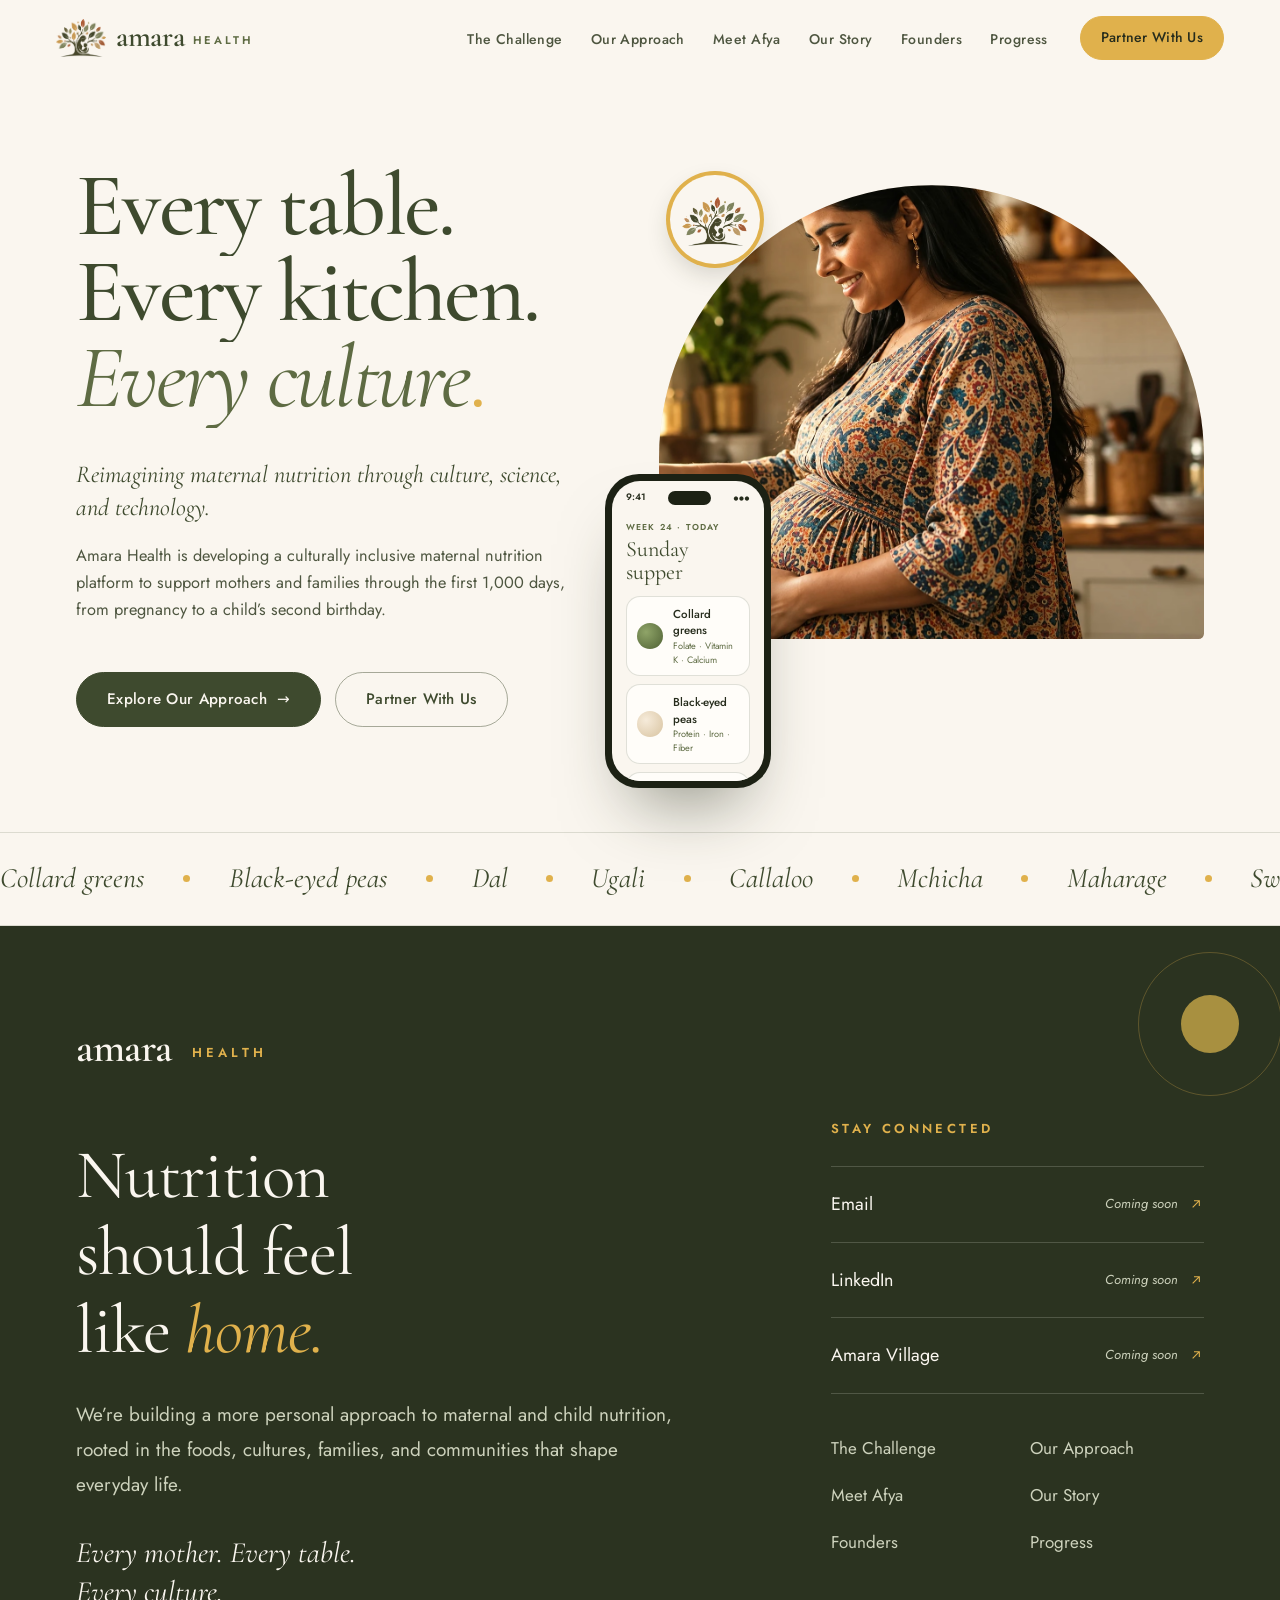
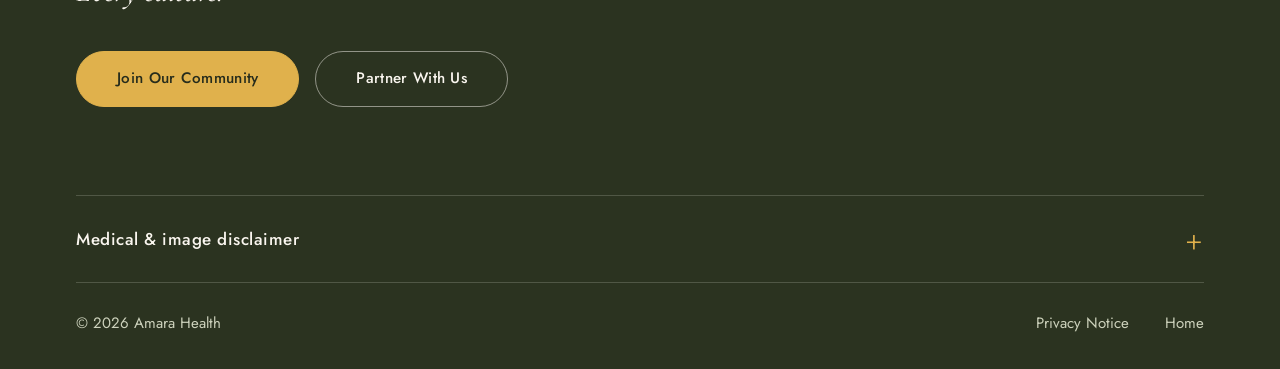
<file: index.html>
<!DOCTYPE html>
<html lang="en">
<head>
<meta charset="UTF-8">
<meta name="viewport" content="width=device-width, initial-scale=1">
<title>Amara Health — Every table. Every kitchen. Every culture.</title>
<meta name="description" content="Amara Health is developing a culturally inclusive maternal nutrition platform to support mothers and families through the first 1,000 days, from pregnancy to a child&rsquo;s second birthday.">
<meta name="theme-color" content="#3E4A2E">
<meta name="color-scheme" content="light">

<meta property="og:type" content="website">
<meta property="og:site_name" content="Amara Health">
<meta property="og:title" content="Amara Health — Every table. Every kitchen. Every culture.">
<meta property="og:description" content="Reimagining maternal nutrition through culture, science, and technology, for the first 1,000 days.">
<meta property="og:image" content="https://amara1000.netlify.app/assets/brand/og-image.jpg?v=2">
<meta property="og:image:width" content="1200">
<meta property="og:image:height" content="630">
<meta property="og:image:alt" content="Amara Health — Every table. Every kitchen. Every culture.">
<meta name="twitter:card" content="summary_large_image">
<meta name="twitter:title" content="Amara Health — Every table. Every kitchen. Every culture.">
<meta name="twitter:description" content="Reimagining maternal nutrition through culture, science, and technology.">
<meta name="twitter:image" content="https://amara1000.netlify.app/assets/brand/og-image.jpg?v=2">

<link rel="icon" href="/assets/brand/amara-tree-icon.svg?v=3" type="image/svg+xml">
<link rel="icon" href="/assets/brand/amara-tree.ico?v=3" sizes="any">
<link rel="icon" href="/assets/brand/amara-tree-icon-32.png?v=3" type="image/png" sizes="32x32">
<link rel="icon" href="/assets/brand/amara-tree-icon-192.png?v=3" type="image/png" sizes="192x192">
<link rel="apple-touch-icon" href="/assets/brand/amara-tree-icon-180.png?v=3">
<link rel="manifest" href="/site.webmanifest">

<link rel="preconnect" href="https://fonts.googleapis.com">
<link rel="preconnect" href="https://fonts.gstatic.com" crossorigin>
<link href="https://fonts.googleapis.com/css2?family=Cormorant+Garamond:ital,wght@0,400;0,500;0,600;1,400;1,500&family=Jost:wght@400;500;600&display=swap" rel="stylesheet">
<link rel="stylesheet" href="/assets/css/styles.css">

<script type="application/ld+json">
{
  "@context": "https://schema.org",
  "@type": "Organization",
  "name": "Amara Health",
  "alternateName": "Amara",
  "description": "An early-stage maternal nutrition and digital health venture developing culturally inclusive nutrition support for the first 1,000 days, from pregnancy through a child's second birthday.",
  "founder": [
    {"@type": "Person", "name": "Juanita Ndyamukama"},
    {"@type": "Person", "name": "Erica Stephens"}
  ]
}
</script>
<script>
document.documentElement.classList.add('js');
/* Always open at the top: ignore remembered scroll position and any #section in the link. */
if ('scrollRestoration' in history) history.scrollRestoration = 'manual';
if (location.hash) history.replaceState(null, '', location.pathname + location.search);
window.scrollTo(0, 0);
</script>
<link rel="preload" as="image" type="image/avif" href="/assets/img/g-pregnant-cooking.avif">
</head>
<body>
<a class="skip-link" href="#main">Skip to content</a>

<header class="site-header" id="top">
  <div class="header-inner">
    <a class="brand" href="/" aria-label="Amara Health home"><img class="brand-tree" src="/assets/brand/amara-tree-sm.png" alt="" width="446" height="331"><span class="brand-word">amara</span><span class="brand-sub">health</span></a>
    <nav class="primary-nav" aria-label="Primary">
      <ul>
        <li><a href="/challenge">The Challenge</a></li>
        <li><a href="/approach">Our Approach</a></li>
        <li><a href="/afya">Meet Afya</a></li>
        <li><a href="/story">Our Story</a></li>
        <li><a href="/founders">Founders</a></li>
        <li><a href="/progress">Progress</a></li>
      </ul>
    </nav>
    <a class="btn btn-gold btn-sm header-cta" href="/partner">Partner With Us</a>
    <button class="menu-toggle" type="button" aria-expanded="false" aria-controls="mobile-menu">
      <span class="menu-toggle-bars" aria-hidden="true"><span></span><span></span></span>
      <span class="visually-hidden">Menu</span>
    </button>
  </div>
</header>

<div class="mobile-menu" id="mobile-menu" role="dialog" aria-modal="true" aria-label="Site menu" hidden>
  <div class="mobile-menu-inner">
    <div class="mobile-menu-top">
      <a class="brand brand-light" href="/"><span class="brand-word">amara</span><span class="brand-sub">health</span></a>
      <button class="menu-close" type="button">
        <span aria-hidden="true">&times;</span><span class="visually-hidden">Close menu</span>
      </button>
    </div>
    <nav aria-label="Mobile">
      <ol class="mobile-links">
        <li><a href="/challenge"><span>01</span>The Challenge</a></li>
        <li><a href="/approach"><span>02</span>Our Approach</a></li>
        <li><a href="/afya"><span>03</span>Meet Afya</a></li>
        <li><a href="/story"><span>04</span>Our Story</a></li>
        <li><a href="/founders"><span>05</span>Founders</a></li>
        <li><a href="/progress"><span>06</span>Progress</a></li>
      </ol>
    </nav>
    <a class="btn btn-gold mobile-menu-cta" href="/partner">Partner With Us</a>
    <p class="mobile-menu-foot">Every table. Every kitchen. Every culture.</p>
  </div>
</div>

<main id="main">
<section class="hero" aria-labelledby="hero-title">
  <div class="hero-grid container">
    <div class="hero-copy">
      <h1 id="hero-title" class="hero-title">
        <span class="line"><span class="line-inner">Every table.</span></span>
        <span class="line"><span class="line-inner">Every kitchen.</span></span>
        <span class="line"><span class="line-inner"><em>Every culture<span class="gold-dot">.</span></em></span></span>
      </h1>
      <p class="hero-sign reveal">Reimagining maternal nutrition through culture, science, and technology.</p>
      <p class="hero-sub reveal">Amara Health is developing a culturally inclusive maternal nutrition platform to support mothers and families through the first 1,000 days, from pregnancy to a child&rsquo;s second birthday.</p>
      <div class="hero-actions reveal">
        <a class="btn btn-olive" href="/approach">Explore Our Approach <span class="btn-arrow" aria-hidden="true">&rarr;</span></a>
        <a class="btn btn-outline" href="/partner">Partner With Us</a>
      </div>
    </div>

    <div class="hero-visual">
      <figure class="hero-photo arch img-reveal">
        <picture><source type="image/avif" srcset="/assets/img/g-pregnant-cooking-800.avif 800w, /assets/img/g-pregnant-cooking-1400.avif 1400w, /assets/img/g-pregnant-cooking.avif 1479w" sizes="(max-width: 900px) 160vw, 52vw"><img src="/assets/img/g-pregnant-cooking.jpg" srcset="/assets/img/g-pregnant-cooking-800.jpg 800w, /assets/img/g-pregnant-cooking-1400.jpg 1400w, /assets/img/g-pregnant-cooking.jpg 1479w" sizes="(max-width: 900px) 160vw, 52vw" alt="A pregnant South Asian woman smiling as she stirs vegetables in a pan, one hand on her belly, in a sunlit home kitchen" width="1479" height="1036" fetchpriority="high"></picture>
      </figure>
      <span class="hero-dot" aria-hidden="true"><img src="/assets/brand/amara-tree-sm.png" alt="" width="446" height="331"></span>
      <figure class="hero-phone reveal" aria-label="Preview of the planned Amara app: a day's plate with collard greens, black-eyed peas and sweet potato, with folate, iron and vitamin A highlighted.">
        <div class="phone phone-sm" aria-hidden="true">
          <div class="phone-screen">
            <div class="ui-status"><span>9:41</span><span class="ui-notch"></span><span>●●●</span></div>
            <p class="ui-kicker">Week 24 · Today</p>
            <p class="ui-title">Sunday supper</p>
            <ul class="ui-plate">
              <li><span class="ui-swatch sw-green"></span>Collard greens<small>Folate · Vitamin K · Calcium</small></li>
              <li><span class="ui-swatch sw-sand"></span>Black-eyed peas<small>Protein · Iron · Fiber</small></li>
              <li><span class="ui-swatch sw-terra"></span>Sweet potato<small>Vitamin A · Fiber</small></li>
            </ul>
            <p class="ui-flora"><span class="ui-flora-dot"><img src="/assets/brand/amara-tree-sm.png" alt="" width="446" height="331"></span><span><strong>Afya</strong> A squeeze of lemon on your greens adds vitamin C, which helps your body absorb iron.</span></p>
            <p class="ui-note">A nourishing plate, rooted in tradition.</p>
          </div>
        </div>
      </figure>
    </div>
  </div>

  <div class="food-marquee">
    <div class="marquee-track">
      <ul class="marquee-list">
        <li>Collard greens</li><li>Black-eyed peas</li><li>Dal</li><li>Ugali</li><li>Callaloo</li><li>Mchicha</li><li>Maharage</li><li>Sweet potato</li><li>Frijoles de la olla</li><li>Congee</li><li>Taro</li><li>Bok choy</li><li>Plantain</li><li>Okra</li><li>Lentil soup</li><li>Brown rice</li>
      </ul>
      <ul class="marquee-list" aria-hidden="true">
        <li>Collard greens</li><li>Black-eyed peas</li><li>Dal</li><li>Ugali</li><li>Callaloo</li><li>Mchicha</li><li>Maharage</li><li>Sweet potato</li><li>Frijoles de la olla</li><li>Congee</li><li>Taro</li><li>Bok choy</li><li>Plantain</li><li>Okra</li><li>Lentil soup</li><li>Brown rice</li>
      </ul>
    </div>
  </div>
</section>

</main>

<footer class="closing" aria-labelledby="closing-title">
  <span class="closing-orb" aria-hidden="true"></span>
  <div class="container">
    <div class="closing-grid">
      <div class="closing-main">
        <a class="brand brand-light closing-brand" href="/" aria-label="Amara Health home"><span class="brand-word">amara</span><span class="brand-sub">health</span></a>
        <h2 id="closing-title" class="closing-title">Nutrition should feel<br>like <em>home.</em></h2>
        <p class="closing-lede">We&rsquo;re building a more personal approach to maternal and child nutrition, rooted in the foods, cultures, families, and communities that shape everyday life.</p>
        <p class="closing-tagline">Every mother. Every table. Every culture.</p>
        <div class="closing-actions">
          <a class="btn btn-gold" href="/partner#waitlist">Join Our Community</a>
          <a class="btn btn-light" href="/partner">Partner With Us</a>
        </div>
      </div>
      <div class="closing-side">
        <p class="closing-label">Stay connected</p>
        <ul class="stay-list">
          <li><span class="stay-name">Email</span><span class="stay-soon">Coming soon <svg viewBox="0 0 24 24" width="16" height="16" aria-hidden="true"><path d="M7 17 17 7M9 7h8v8" fill="none" stroke="currentColor" stroke-width="1.6"/></svg></span></li>
          <li><span class="stay-name">LinkedIn</span><span class="stay-soon">Coming soon <svg viewBox="0 0 24 24" width="16" height="16" aria-hidden="true"><path d="M7 17 17 7M9 7h8v8" fill="none" stroke="currentColor" stroke-width="1.6"/></svg></span></li>
          <li><span class="stay-name">Amara Village</span><span class="stay-soon">Coming soon <svg viewBox="0 0 24 24" width="16" height="16" aria-hidden="true"><path d="M7 17 17 7M9 7h8v8" fill="none" stroke="currentColor" stroke-width="1.6"/></svg></span></li>
        </ul>
        <nav class="closing-nav" aria-label="Footer">
          <ul>
          <li><a href="/challenge">The Challenge</a></li>
          <li><a href="/approach">Our Approach</a></li>
          <li><a href="/afya">Meet Afya</a></li>
          <li><a href="/story">Our Story</a></li>
          <li><a href="/founders">Founders</a></li>
          <li><a href="/progress">Progress</a></li>
          </ul>
        </nav>
      </div>
    </div>

    <details class="closing-disclaimer">
      <summary>Medical &amp; image disclaimer</summary>
      <p>Content on this website is for general educational purposes only and is not medical advice, diagnosis, or treatment. Always seek the guidance of your doctor, midwife, or other qualified health provider with questions about your health or your child&rsquo;s health. If you think you may have a medical emergency, call 911.</p>
      <p>Some photographs on this site are illustrative images and do not depict Amara users, participants, or patients.</p>
    </details>

    <div class="closing-base">
      <p>&copy; <span data-year>2026</span> Amara Health</p>
      <ul>
        <li><a href="/privacy">Privacy Notice</a></li>
        <li><a href="/">Home</a></li>
      </ul>
    </div>
  </div>
</footer>

<script src="/assets/js/main.js" defer></script>
</body>
</html>
</file>
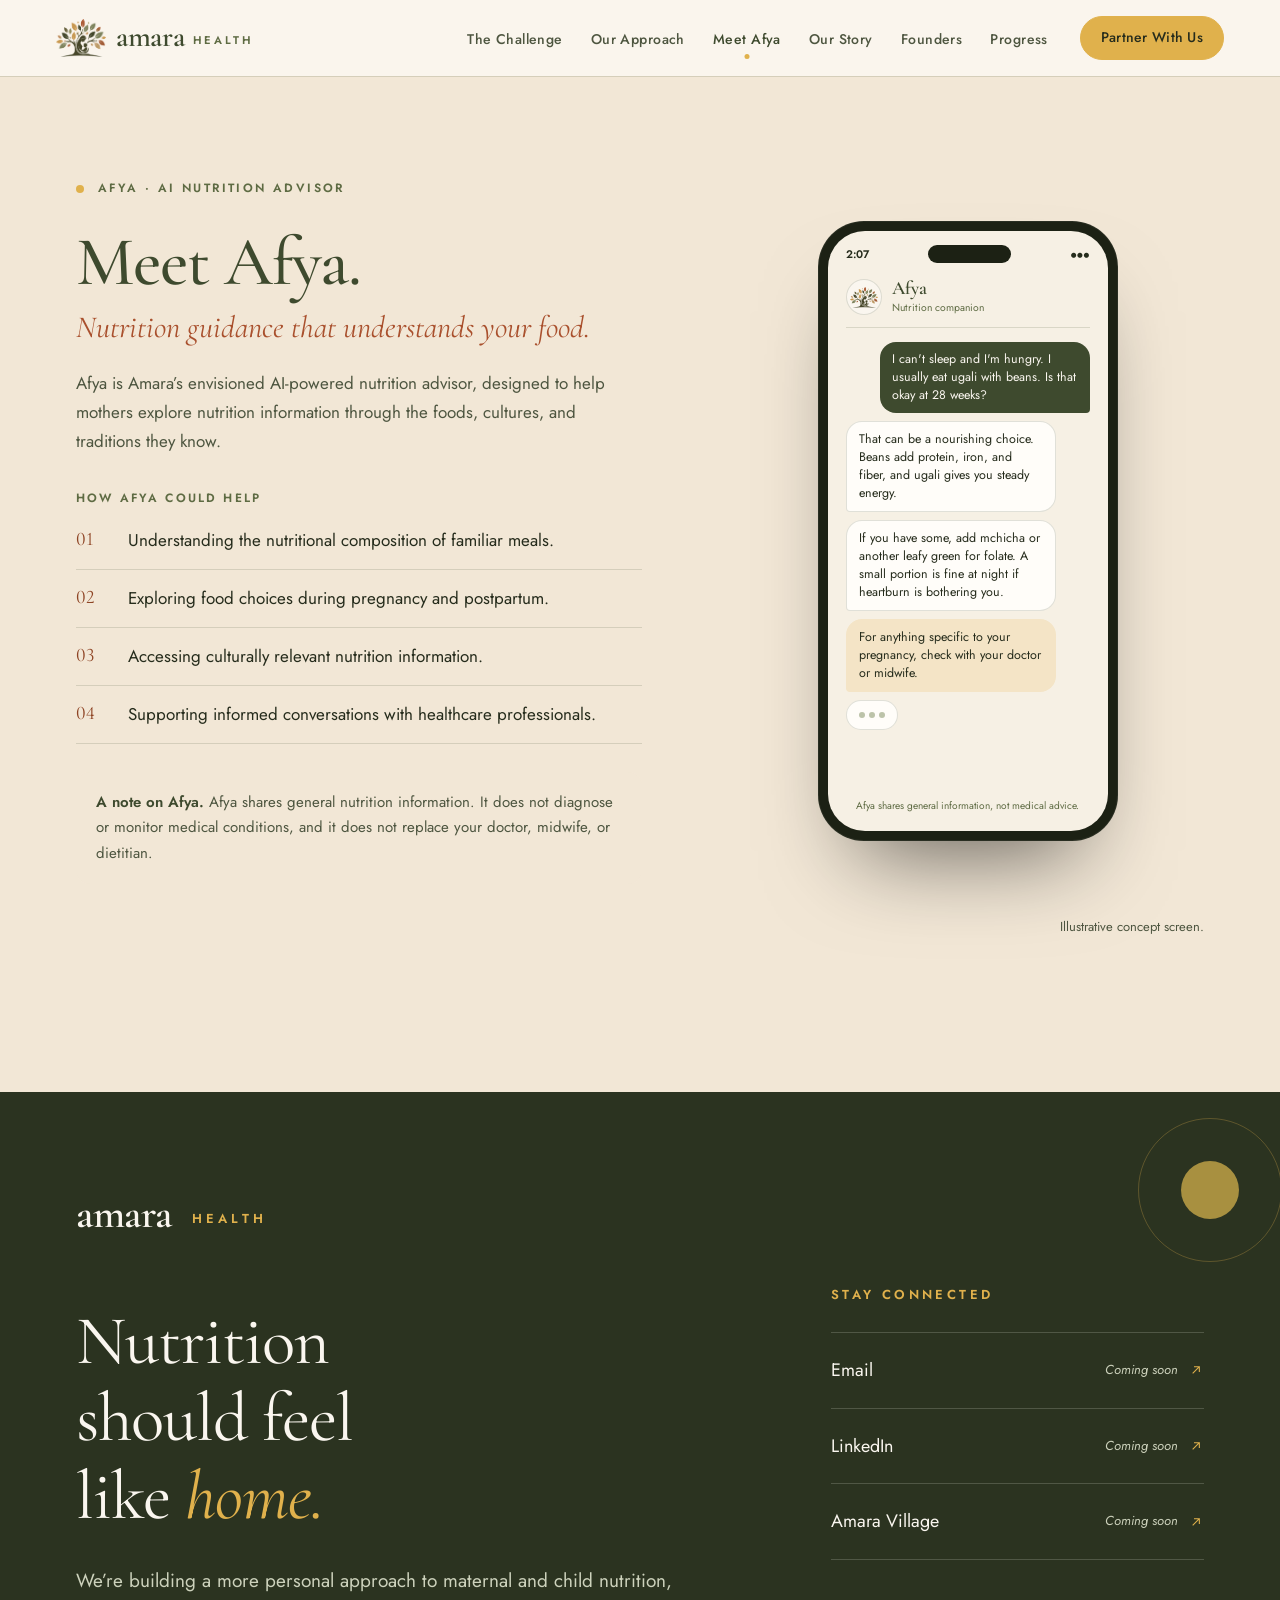
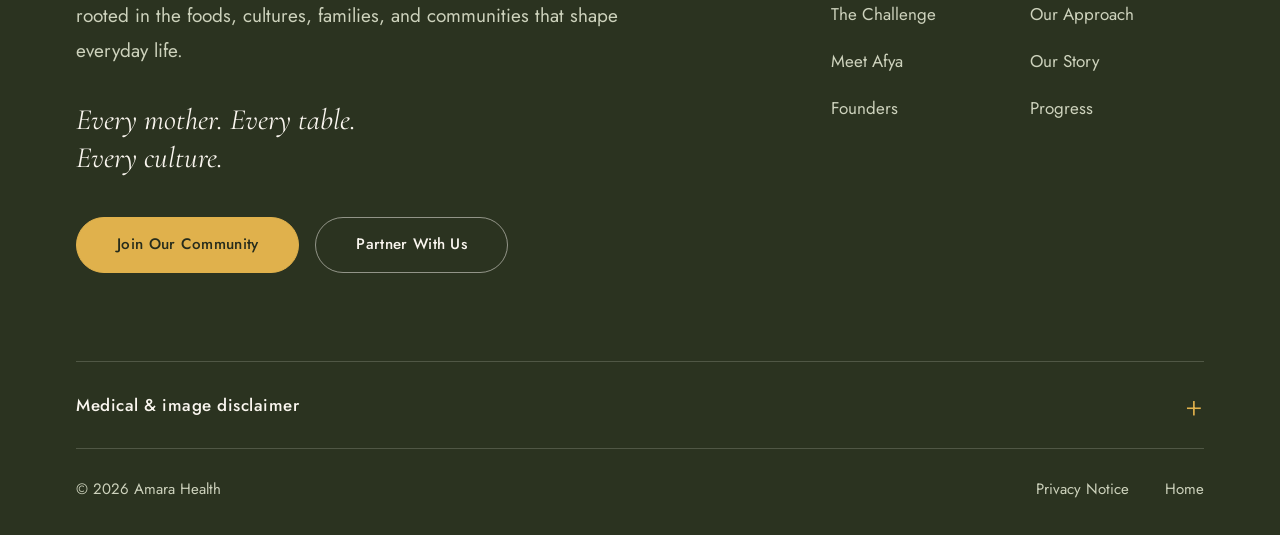
<file: afya.html>
<!DOCTYPE html>
<html lang="en">
<head>
<meta charset="UTF-8">
<meta name="viewport" content="width=device-width, initial-scale=1">
<title>Meet Afya — Amara Health</title>
<meta name="description" content="Afya is Amara&rsquo;s envisioned AI-powered nutrition advisor, designed to help mothers explore nutrition through the foods and traditions they know.">
<meta name="theme-color" content="#3E4A2E">
<meta name="color-scheme" content="light">

<meta property="og:type" content="website">
<meta property="og:site_name" content="Amara Health">
<meta property="og:title" content="Meet Afya — Amara Health">
<meta property="og:description" content="Reimagining maternal nutrition through culture, science, and technology, for the first 1,000 days.">
<meta property="og:image" content="https://amara1000.netlify.app/assets/brand/og-image.jpg?v=2">
<meta property="og:image:width" content="1200">
<meta property="og:image:height" content="630">
<meta property="og:image:alt" content="Amara Health — Every table. Every kitchen. Every culture.">
<meta name="twitter:card" content="summary_large_image">
<meta name="twitter:title" content="Meet Afya — Amara Health">
<meta name="twitter:description" content="Reimagining maternal nutrition through culture, science, and technology.">
<meta name="twitter:image" content="https://amara1000.netlify.app/assets/brand/og-image.jpg?v=2">

<link rel="icon" href="/assets/brand/amara-tree-icon.svg?v=3" type="image/svg+xml">
<link rel="icon" href="/assets/brand/amara-tree.ico?v=3" sizes="any">
<link rel="icon" href="/assets/brand/amara-tree-icon-32.png?v=3" type="image/png" sizes="32x32">
<link rel="icon" href="/assets/brand/amara-tree-icon-192.png?v=3" type="image/png" sizes="192x192">
<link rel="apple-touch-icon" href="/assets/brand/amara-tree-icon-180.png?v=3">
<link rel="manifest" href="/site.webmanifest">

<link rel="preconnect" href="https://fonts.googleapis.com">
<link rel="preconnect" href="https://fonts.gstatic.com" crossorigin>
<link href="https://fonts.googleapis.com/css2?family=Cormorant+Garamond:ital,wght@0,400;0,500;0,600;1,400;1,500&family=Jost:wght@400;500;600&display=swap" rel="stylesheet">
<link rel="stylesheet" href="/assets/css/styles.css">

<script type="application/ld+json">
{
  "@context": "https://schema.org",
  "@type": "Organization",
  "name": "Amara Health",
  "alternateName": "Amara",
  "description": "An early-stage maternal nutrition and digital health venture developing culturally inclusive nutrition support for the first 1,000 days, from pregnancy through a child's second birthday.",
  "founder": [
    {"@type": "Person", "name": "Juanita Ndyamukama"},
    {"@type": "Person", "name": "Erica Stephens"}
  ]
}
</script>
<script>
document.documentElement.classList.add('js');
/* Always open at the top: ignore remembered scroll position and any #section in the link. */
if ('scrollRestoration' in history) history.scrollRestoration = 'manual';
if (location.hash) history.replaceState(null, '', location.pathname + location.search);
window.scrollTo(0, 0);
</script>
</head>
<body>
<a class="skip-link" href="#main">Skip to content</a>

<header class="site-header is-solid" id="top">
  <div class="header-inner">
    <a class="brand" href="/" aria-label="Amara Health home"><img class="brand-tree" src="/assets/brand/amara-tree-sm.png" alt="" width="446" height="331"><span class="brand-word">amara</span><span class="brand-sub">health</span></a>
    <nav class="primary-nav" aria-label="Primary">
      <ul>
        <li><a href="/challenge">The Challenge</a></li>
        <li><a href="/approach">Our Approach</a></li>
        <li><a href="/afya" aria-current="page">Meet Afya</a></li>
        <li><a href="/story">Our Story</a></li>
        <li><a href="/founders">Founders</a></li>
        <li><a href="/progress">Progress</a></li>
      </ul>
    </nav>
    <a class="btn btn-gold btn-sm header-cta" href="/partner">Partner With Us</a>
    <button class="menu-toggle" type="button" aria-expanded="false" aria-controls="mobile-menu">
      <span class="menu-toggle-bars" aria-hidden="true"><span></span><span></span></span>
      <span class="visually-hidden">Menu</span>
    </button>
  </div>
</header>

<div class="mobile-menu" id="mobile-menu" role="dialog" aria-modal="true" aria-label="Site menu" hidden>
  <div class="mobile-menu-inner">
    <div class="mobile-menu-top">
      <a class="brand brand-light" href="/"><span class="brand-word">amara</span><span class="brand-sub">health</span></a>
      <button class="menu-close" type="button">
        <span aria-hidden="true">&times;</span><span class="visually-hidden">Close menu</span>
      </button>
    </div>
    <nav aria-label="Mobile">
      <ol class="mobile-links">
        <li><a href="/challenge"><span>01</span>The Challenge</a></li>
        <li><a href="/approach"><span>02</span>Our Approach</a></li>
        <li><a href="/afya" aria-current="page"><span>03</span>Meet Afya</a></li>
        <li><a href="/story"><span>04</span>Our Story</a></li>
        <li><a href="/founders"><span>05</span>Founders</a></li>
        <li><a href="/progress"><span>06</span>Progress</a></li>
      </ol>
    </nav>
    <a class="btn btn-gold mobile-menu-cta" href="/partner">Partner With Us</a>
    <p class="mobile-menu-foot">Every table. Every kitchen. Every culture.</p>
  </div>
</div>

<main id="main">
<section class="section section-sand flora page-first" id="flora" aria-labelledby="flora-title">
  <div class="container flora-grid">
    <div class="flora-copy">
      <p class="label label-dark reveal">Afya · AI nutrition advisor</p>
      <h1 id="flora-title" class="display reveal">Meet Afya.</h1>
      <p class="flora-sub reveal">Nutrition guidance that understands your food.</p>
      <p class="reveal">Afya is Amara&rsquo;s envisioned AI-powered nutrition advisor, designed to help mothers explore nutrition information through the foods, cultures, and traditions they know.</p>

      <h2 class="flora-list-title reveal">How Afya could help</h2>
      <ol class="flora-list">
        <li class="reveal"><span>01</span>Understanding the nutritional composition of familiar meals.</li>
        <li class="reveal"><span>02</span>Exploring food choices during pregnancy and postpartum.</li>
        <li class="reveal"><span>03</span>Accessing culturally relevant nutrition information.</li>
        <li class="reveal"><span>04</span>Supporting informed conversations with healthcare professionals.</li>
      </ol>

      <div class="flora-limits reveal">
        <p><strong>A note on Afya.</strong> Afya shares general nutrition information. It does not diagnose or monitor medical conditions, and it does not replace your doctor, midwife, or dietitian.</p>
      </div>
    </div>
      <figure class="feature-visual flora-visual reveal" aria-label="Concept screen: a late-night conversation with Afya, Amara's AI nutrition companion, about ugali and beans during pregnancy.">
        <div class="phone phone-dark" aria-hidden="true">
          <div class="phone-screen">
            <div class="ui-status"><span>2:07</span><span class="ui-notch"></span><span>●●●</span></div>
            <div class="chat-head">
              <span class="flora-avatar"><img src="/assets/brand/amara-tree-sm.png" alt="" width="446" height="331"></span>
              <div><p class="chat-name">Afya</p><p class="chat-sub">Nutrition companion</p></div>
            </div>
            <div class="chat">
              <p class="msg msg-user">I can't sleep and I'm hungry. I usually eat ugali with beans. Is that okay at 28 weeks?</p>
              <p class="msg msg-flora">That can be a nourishing choice. Beans add protein, iron, and fiber, and ugali gives you steady energy.</p>
              <p class="msg msg-flora">If you have some, add mchicha or another leafy green for folate. A small portion is fine at night if heartburn is bothering you.</p>
              <p class="msg msg-flora msg-care">For anything specific to your pregnancy, check with your doctor or midwife.</p>
              <p class="msg msg-typing"><span></span><span></span><span></span></p>
            </div>
            <p class="chat-foot">Afya shares general information, not medical advice.</p>
          </div>
        </div>
      </figure>
  </div>
  <p class="container proto-caption reveal">Illustrative concept screen.</p>
</section>

</main>

<footer class="closing" aria-labelledby="closing-title">
  <span class="closing-orb" aria-hidden="true"></span>
  <div class="container">
    <div class="closing-grid">
      <div class="closing-main">
        <a class="brand brand-light closing-brand" href="/" aria-label="Amara Health home"><span class="brand-word">amara</span><span class="brand-sub">health</span></a>
        <h2 id="closing-title" class="closing-title">Nutrition should feel<br>like <em>home.</em></h2>
        <p class="closing-lede">We&rsquo;re building a more personal approach to maternal and child nutrition, rooted in the foods, cultures, families, and communities that shape everyday life.</p>
        <p class="closing-tagline">Every mother. Every table. Every culture.</p>
        <div class="closing-actions">
          <a class="btn btn-gold" href="/partner#waitlist">Join Our Community</a>
          <a class="btn btn-light" href="/partner">Partner With Us</a>
        </div>
      </div>
      <div class="closing-side">
        <p class="closing-label">Stay connected</p>
        <ul class="stay-list">
          <li><span class="stay-name">Email</span><span class="stay-soon">Coming soon <svg viewBox="0 0 24 24" width="16" height="16" aria-hidden="true"><path d="M7 17 17 7M9 7h8v8" fill="none" stroke="currentColor" stroke-width="1.6"/></svg></span></li>
          <li><span class="stay-name">LinkedIn</span><span class="stay-soon">Coming soon <svg viewBox="0 0 24 24" width="16" height="16" aria-hidden="true"><path d="M7 17 17 7M9 7h8v8" fill="none" stroke="currentColor" stroke-width="1.6"/></svg></span></li>
          <li><span class="stay-name">Amara Village</span><span class="stay-soon">Coming soon <svg viewBox="0 0 24 24" width="16" height="16" aria-hidden="true"><path d="M7 17 17 7M9 7h8v8" fill="none" stroke="currentColor" stroke-width="1.6"/></svg></span></li>
        </ul>
        <nav class="closing-nav" aria-label="Footer">
          <ul>
          <li><a href="/challenge">The Challenge</a></li>
          <li><a href="/approach">Our Approach</a></li>
          <li><a href="/afya">Meet Afya</a></li>
          <li><a href="/story">Our Story</a></li>
          <li><a href="/founders">Founders</a></li>
          <li><a href="/progress">Progress</a></li>
          </ul>
        </nav>
      </div>
    </div>

    <details class="closing-disclaimer">
      <summary>Medical &amp; image disclaimer</summary>
      <p>Content on this website is for general educational purposes only and is not medical advice, diagnosis, or treatment. Always seek the guidance of your doctor, midwife, or other qualified health provider with questions about your health or your child&rsquo;s health. If you think you may have a medical emergency, call 911.</p>
      <p>Some photographs on this site are illustrative images and do not depict Amara users, participants, or patients.</p>
    </details>

    <div class="closing-base">
      <p>&copy; <span data-year>2026</span> Amara Health</p>
      <ul>
        <li><a href="/privacy">Privacy Notice</a></li>
        <li><a href="/">Home</a></li>
      </ul>
    </div>
  </div>
</footer>

<script src="/assets/js/main.js" defer></script>
</body>
</html>
</file>
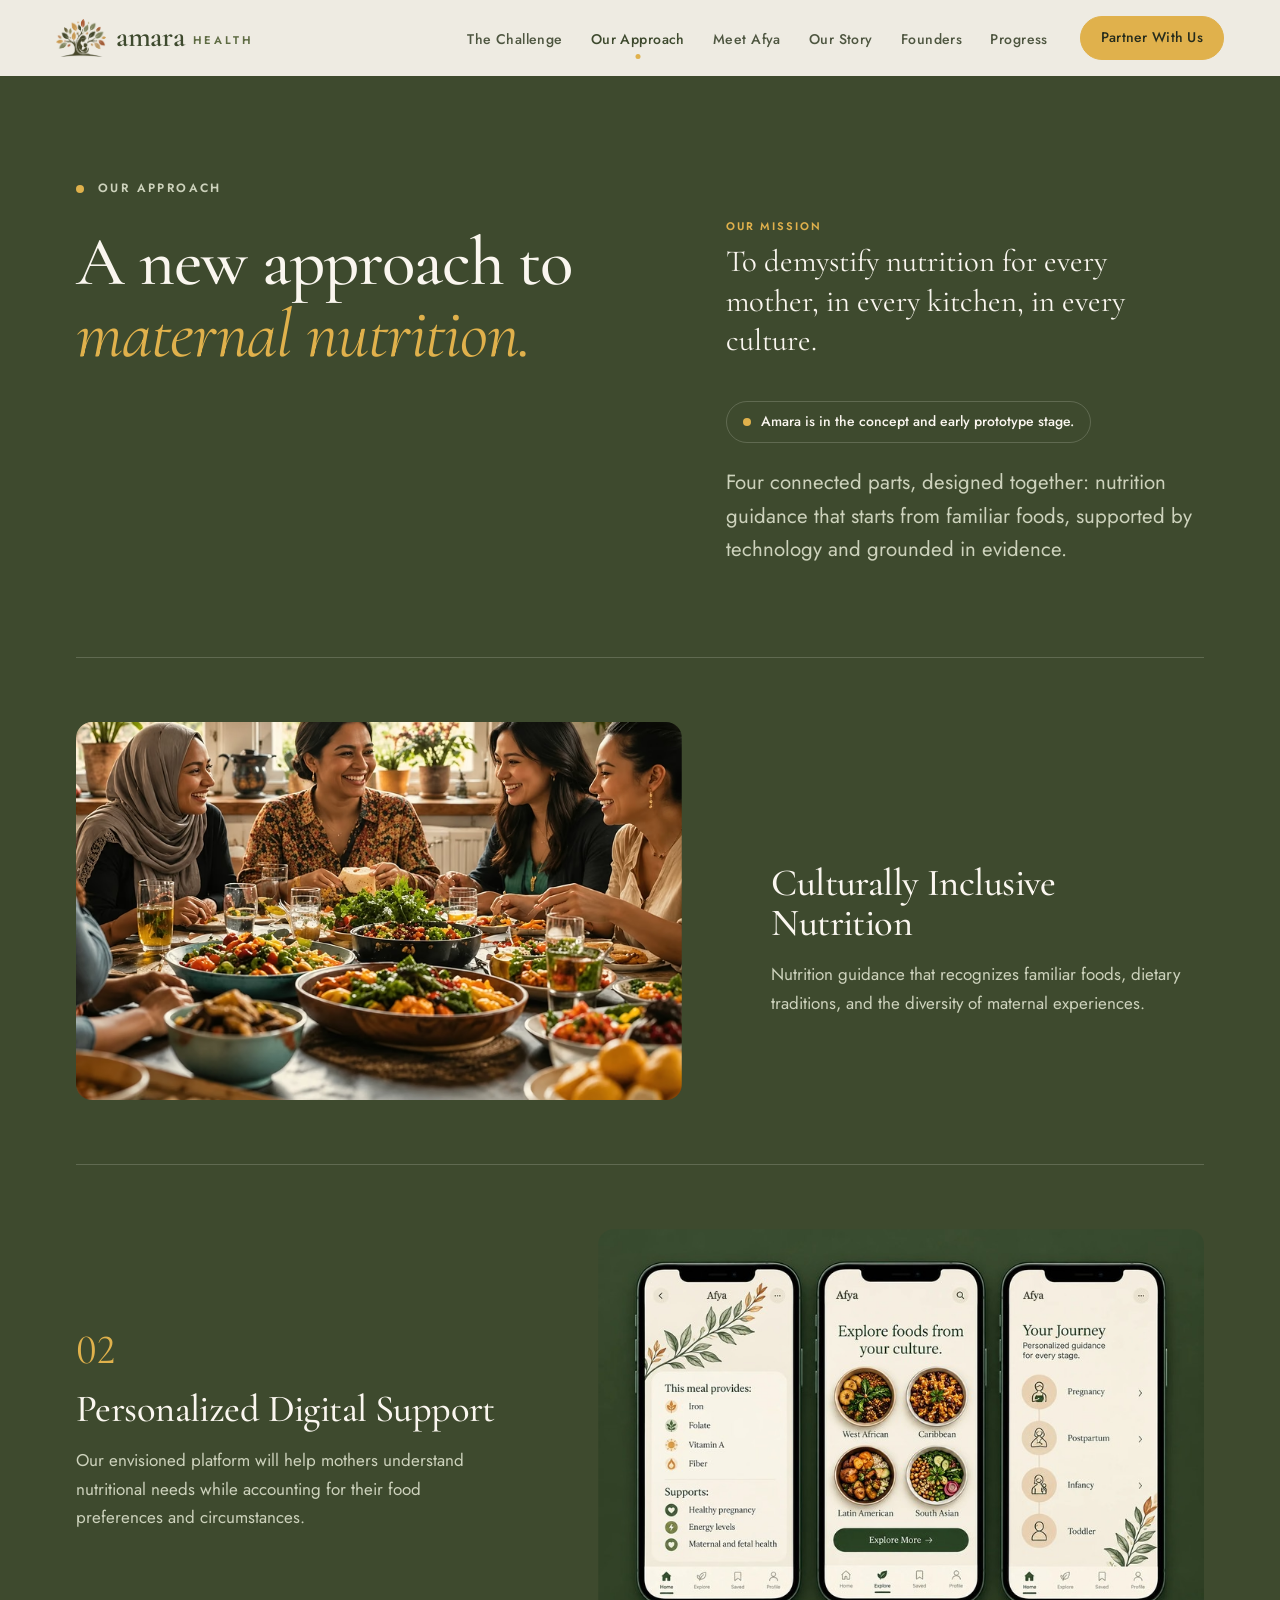
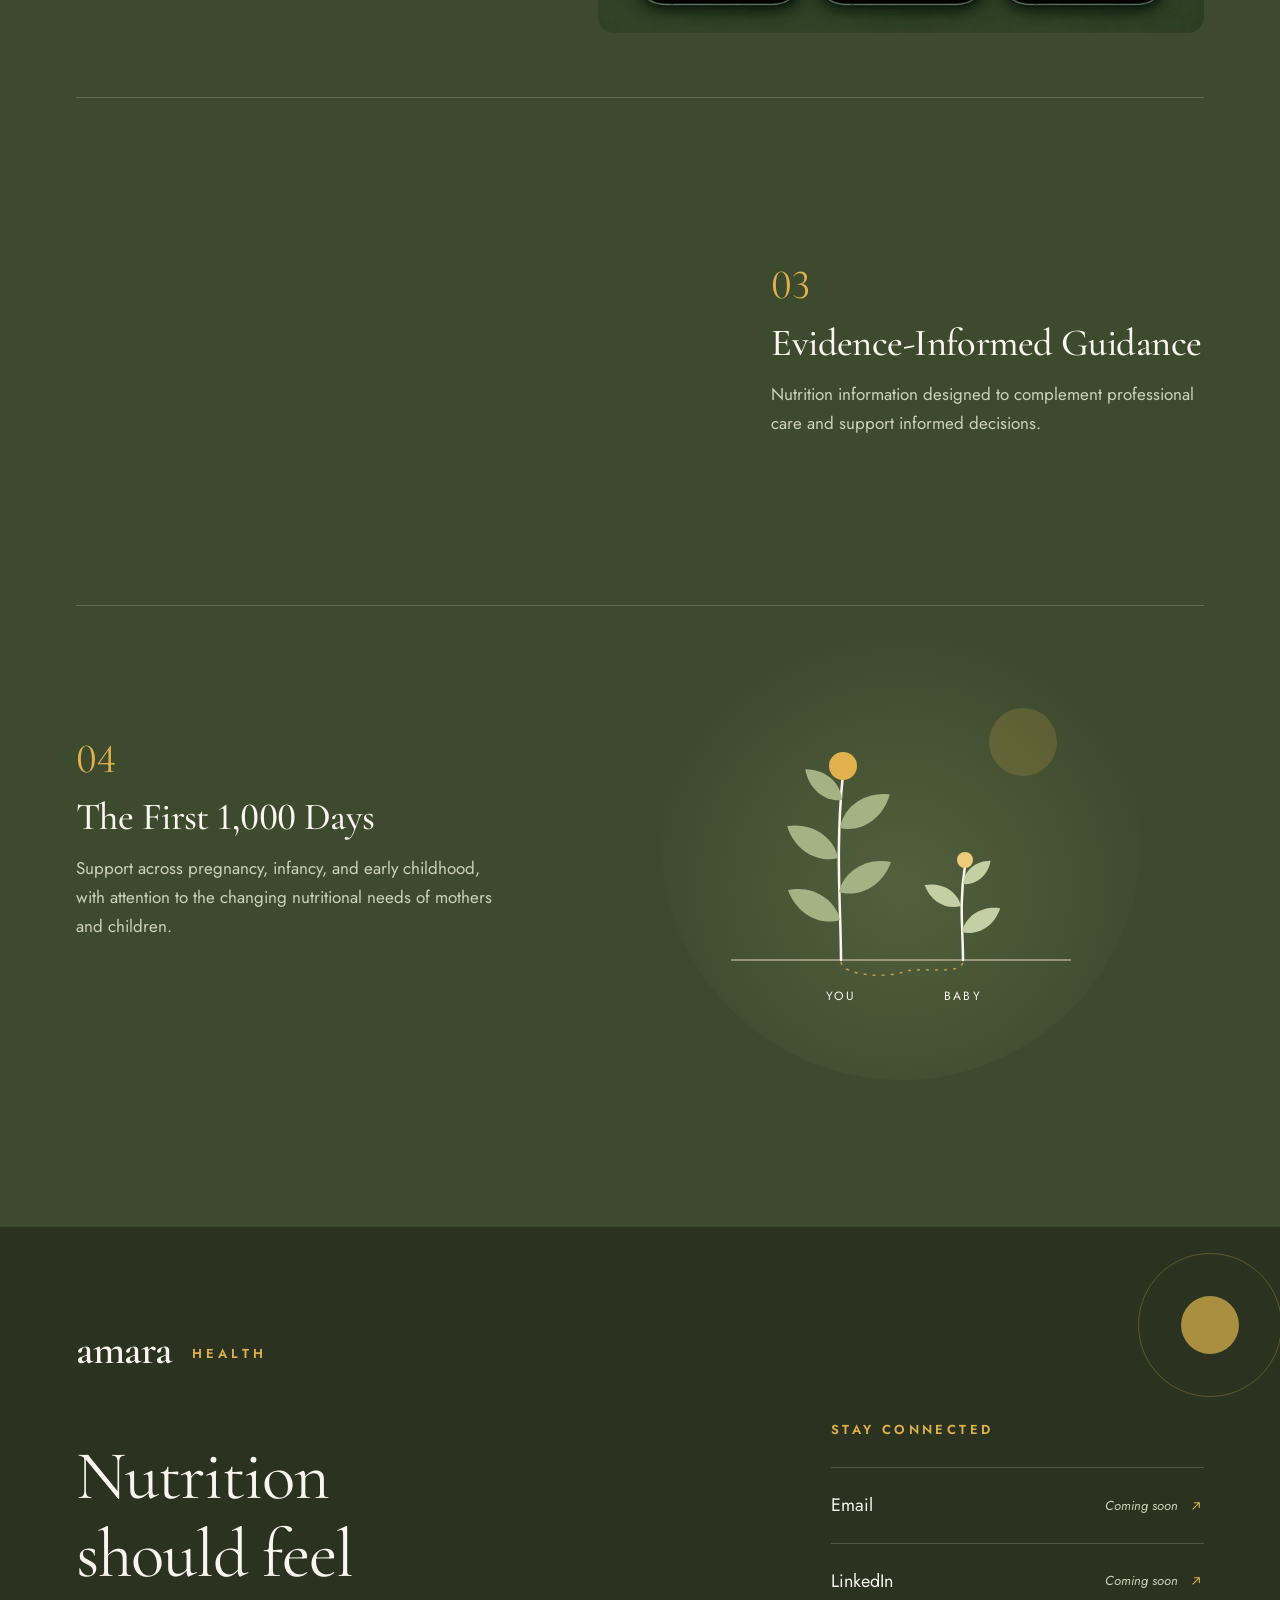
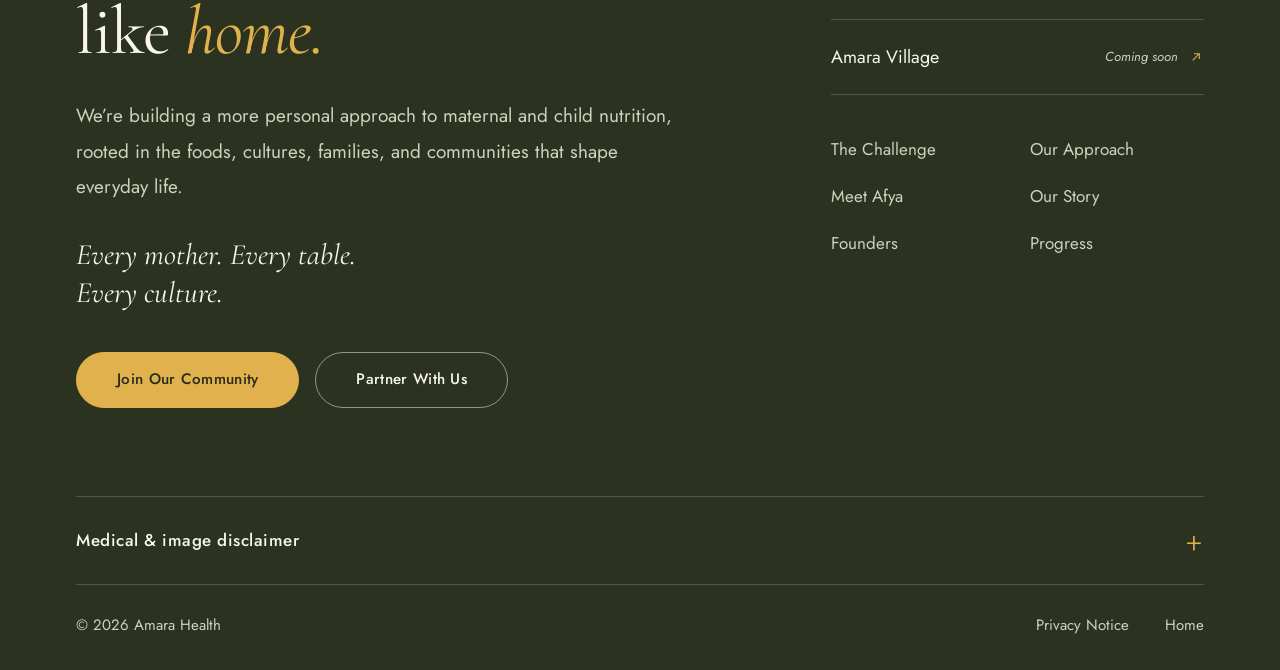
<file: approach.html>
<!DOCTYPE html>
<html lang="en">
<head>
<meta charset="UTF-8">
<meta name="viewport" content="width=device-width, initial-scale=1">
<title>Our Approach — Amara Health</title>
<meta name="description" content="A new approach to maternal nutrition: culturally inclusive guidance, personalized digital support, evidence-informed information, and the first 1,000 days.">
<meta name="theme-color" content="#3E4A2E">
<meta name="color-scheme" content="light">

<meta property="og:type" content="website">
<meta property="og:site_name" content="Amara Health">
<meta property="og:title" content="Our Approach — Amara Health">
<meta property="og:description" content="Reimagining maternal nutrition through culture, science, and technology, for the first 1,000 days.">
<meta property="og:image" content="https://amara1000.netlify.app/assets/brand/og-image.jpg?v=2">
<meta property="og:image:width" content="1200">
<meta property="og:image:height" content="630">
<meta property="og:image:alt" content="Amara Health — Every table. Every kitchen. Every culture.">
<meta name="twitter:card" content="summary_large_image">
<meta name="twitter:title" content="Our Approach — Amara Health">
<meta name="twitter:description" content="Reimagining maternal nutrition through culture, science, and technology.">
<meta name="twitter:image" content="https://amara1000.netlify.app/assets/brand/og-image.jpg?v=2">

<link rel="icon" href="/assets/brand/amara-tree-icon.svg?v=3" type="image/svg+xml">
<link rel="icon" href="/assets/brand/amara-tree.ico?v=3" sizes="any">
<link rel="icon" href="/assets/brand/amara-tree-icon-32.png?v=3" type="image/png" sizes="32x32">
<link rel="icon" href="/assets/brand/amara-tree-icon-192.png?v=3" type="image/png" sizes="192x192">
<link rel="apple-touch-icon" href="/assets/brand/amara-tree-icon-180.png?v=3">
<link rel="manifest" href="/site.webmanifest">

<link rel="preconnect" href="https://fonts.googleapis.com">
<link rel="preconnect" href="https://fonts.gstatic.com" crossorigin>
<link href="https://fonts.googleapis.com/css2?family=Cormorant+Garamond:ital,wght@0,400;0,500;0,600;1,400;1,500&family=Jost:wght@400;500;600&display=swap" rel="stylesheet">
<link rel="stylesheet" href="/assets/css/styles.css">

<script type="application/ld+json">
{
  "@context": "https://schema.org",
  "@type": "Organization",
  "name": "Amara Health",
  "alternateName": "Amara",
  "description": "An early-stage maternal nutrition and digital health venture developing culturally inclusive nutrition support for the first 1,000 days, from pregnancy through a child's second birthday.",
  "founder": [
    {"@type": "Person", "name": "Juanita Ndyamukama"},
    {"@type": "Person", "name": "Erica Stephens"}
  ]
}
</script>
<script>
document.documentElement.classList.add('js');
/* Always open at the top: ignore remembered scroll position and any #section in the link. */
if ('scrollRestoration' in history) history.scrollRestoration = 'manual';
if (location.hash) history.replaceState(null, '', location.pathname + location.search);
window.scrollTo(0, 0);
</script>
</head>
<body>
<a class="skip-link" href="#main">Skip to content</a>

<header class="site-header is-solid" id="top">
  <div class="header-inner">
    <a class="brand" href="/" aria-label="Amara Health home"><img class="brand-tree" src="/assets/brand/amara-tree-sm.png" alt="" width="446" height="331"><span class="brand-word">amara</span><span class="brand-sub">health</span></a>
    <nav class="primary-nav" aria-label="Primary">
      <ul>
        <li><a href="/challenge">The Challenge</a></li>
        <li><a href="/approach" aria-current="page">Our Approach</a></li>
        <li><a href="/afya">Meet Afya</a></li>
        <li><a href="/story">Our Story</a></li>
        <li><a href="/founders">Founders</a></li>
        <li><a href="/progress">Progress</a></li>
      </ul>
    </nav>
    <a class="btn btn-gold btn-sm header-cta" href="/partner">Partner With Us</a>
    <button class="menu-toggle" type="button" aria-expanded="false" aria-controls="mobile-menu">
      <span class="menu-toggle-bars" aria-hidden="true"><span></span><span></span></span>
      <span class="visually-hidden">Menu</span>
    </button>
  </div>
</header>

<div class="mobile-menu" id="mobile-menu" role="dialog" aria-modal="true" aria-label="Site menu" hidden>
  <div class="mobile-menu-inner">
    <div class="mobile-menu-top">
      <a class="brand brand-light" href="/"><span class="brand-word">amara</span><span class="brand-sub">health</span></a>
      <button class="menu-close" type="button">
        <span aria-hidden="true">&times;</span><span class="visually-hidden">Close menu</span>
      </button>
    </div>
    <nav aria-label="Mobile">
      <ol class="mobile-links">
        <li><a href="/challenge"><span>01</span>The Challenge</a></li>
        <li><a href="/approach" aria-current="page"><span>02</span>Our Approach</a></li>
        <li><a href="/afya"><span>03</span>Meet Afya</a></li>
        <li><a href="/story"><span>04</span>Our Story</a></li>
        <li><a href="/founders"><span>05</span>Founders</a></li>
        <li><a href="/progress"><span>06</span>Progress</a></li>
      </ol>
    </nav>
    <a class="btn btn-gold mobile-menu-cta" href="/partner">Partner With Us</a>
    <p class="mobile-menu-foot">Every table. Every kitchen. Every culture.</p>
  </div>
</div>

<main id="main">
<section class="section section-olive approach page-first" id="approach" aria-labelledby="approach-title">
  <div class="container">
    <header class="approach-head split-head">
      <div class="split-left">
      <p class="label reveal">Our approach</p>
      <h1 id="approach-title" class="display reveal">A new approach to <em>maternal nutrition.</em></h1>
      </div>
      <div class="split-right">
      <p class="mission-statement reveal"><span>Our mission</span> To demystify nutrition for every mother, in every kitchen, in every culture.</p>
      <p class="stage-line reveal">Amara is in the concept and early prototype stage.</p>
      <p class="lede reveal">Four connected parts, designed together: nutrition guidance that starts from familiar foods, supported by technology and grounded in evidence.</p>

          </div>
    </header>

    <article class="approach-row" aria-labelledby="ap-1">
      <div class="approach-visual reveal"><figure class="approach-photo img-reveal"><picture><source type="image/avif" srcset="/assets/img/g-community-meal-800.avif 800w, /assets/img/g-community-meal-1400.avif 1400w, /assets/img/g-community-meal.avif 1528w" sizes="(max-width: 900px) 92vw, 46vw"><img src="/assets/img/g-community-meal.jpg" srcset="/assets/img/g-community-meal-800.jpg 800w, /assets/img/g-community-meal-1400.jpg 1400w, /assets/img/g-community-meal.jpg 1528w" sizes="(max-width: 900px) 92vw, 46vw" alt="Women from different cultures laughing around a table full of colorful dishes" width="1528" height="1016" loading="lazy"></picture></figure></div>
      <div class="approach-copy">
        <p class="approach-num reveal">01 </p>
        <h2 id="ap-1" class="approach-title reveal">Culturally Inclusive Nutrition</h2>
        <p class="reveal">Nutrition guidance that recognizes familiar foods, dietary traditions, and the diversity of maternal experiences.</p>
      </div>
    </article>
    <article class="approach-row is-flip" aria-labelledby="ap-2">
      <div class="approach-visual reveal"><figure class="approach-photo approach-app img-reveal"><picture><img src="/assets/img/g-flora-screens.jpg" srcset="/assets/img/g-flora-screens-800.jpg 800w, /assets/img/g-flora-screens-1400.jpg 1400w, /assets/img/g-flora-screens.jpg 1536w" sizes="(max-width: 900px) 92vw, 46vw" alt="Three concept screens of the Afya app: a meal&rsquo;s nutrients, foods to explore by culture, and guidance for each stage from pregnancy to toddler" width="1536" height="1024" loading="lazy"></picture></figure></div>
      <div class="approach-copy">
        <p class="approach-num reveal">02</p>
        <h2 id="ap-2" class="approach-title reveal">Personalized Digital Support</h2>
        <p class="reveal">Our envisioned platform will help mothers understand nutritional needs while accounting for their food preferences and circumstances.</p>
      </div>
    </article>
    <article class="approach-row" aria-labelledby="ap-3">
      <div class="approach-visual reveal"><figure class="approach-photo img-reveal"><picture><source type="image/avif" srcset="/assets/img/g-meal-bowl-800.avif 800w, /assets/img/g-meal-bowl-1400.avif 1400w, /assets/img/g-meal-bowl.avif 1536w" sizes="(max-width: 900px) 92vw, 46vw"><img src="/assets/img/g-meal-bowl.jpg" srcset="/assets/img/g-meal-bowl-800.jpg 800w, /assets/img/g-meal-bowl-1400.jpg 1400w, /assets/img/g-meal-bowl.jpg 1536w" sizes="(max-width: 900px) 92vw, 46vw" alt="A bowl of roasted sweet potato, greens, beans, quinoa, and avocado" width="1536" height="1024" loading="lazy"></picture></figure></div>
      <div class="approach-copy">
        <p class="approach-num reveal">03 </p>
        <h2 id="ap-3" class="approach-title reveal">Evidence-Informed Guidance</h2>
        <p class="reveal">Nutrition information designed to complement professional care and support informed decisions.</p>
      </div>
    </article>
    <article class="approach-row is-flip" aria-labelledby="ap-4">
      <div class="approach-visual reveal">      <figure class="garden garden-light reveal" aria-label="Illustration: two plants growing from the same soil, a taller one for mother and a smaller one for baby, their roots connected.">
        <svg class="garden-svg" viewBox="0 0 420 340" aria-hidden="true" focusable="false">
          <defs>
            <path id="leaf" d="M0 0 C14 -15 40 -17 60 0 C40 17 14 15 0 0Z"/>
          </defs>
          <circle class="g-sun" cx="332" cy="72" r="34"/>
          <path class="g-roots" d="M150 292 C152 306 196 308 212 302 C228 296 270 306 272 292"/>
          <line class="g-ground" x1="40" y1="290" x2="380" y2="290"/>
          <!-- mother -->
          <path class="g-stem" d="M150 290 C150 240 144 180 152 104"/>
          <g transform="translate(149 250) rotate(-150)"><use class="g-leaf" href="#leaf" style="--d:.5s"/></g>
          <g transform="translate(148 222) rotate(-30)"><use class="g-leaf" href="#leaf" style="--d:.7s"/></g>
          <g transform="translate(147 188) rotate(-148)"><use class="g-leaf" href="#leaf" style="--d:.9s"/></g>
          <g transform="translate(149 158) rotate(-34)"><use class="g-leaf" href="#leaf" style="--d:1.1s"/></g>
          <g transform="translate(151 130) rotate(-140) scale(.8)"><use class="g-leaf" href="#leaf" style="--d:1.3s"/></g>
          <circle class="g-bloom" cx="152" cy="96" r="14" style="--d:1.6s"/>
          <!-- baby -->
          <path class="g-stem g-stem-sm" d="M272 290 C272 262 268 232 274 196"/>
          <g transform="translate(271 262) rotate(-32) scale(.75)"><use class="g-leaf g-leaf-lt" href="#leaf" style="--d:1s"/></g>
          <g transform="translate(270 236) rotate(-150) scale(.7)"><use class="g-leaf g-leaf-lt" href="#leaf" style="--d:1.2s"/></g>
          <g transform="translate(272 214) rotate(-40) scale(.6)"><use class="g-leaf g-leaf-lt" href="#leaf" style="--d:1.4s"/></g>
          <circle class="g-bloom g-bud" cx="274" cy="190" r="8" style="--d:1.8s"/>
          <text class="g-label" x="150" y="330" text-anchor="middle">You</text>
          <text class="g-label" x="272" y="330" text-anchor="middle">Baby</text>
        </svg>
      </figure></div>
      <div class="approach-copy">
        <p class="approach-num reveal">04 </p>
        <h2 id="ap-4" class="approach-title reveal">The First 1,000 Days</h2>
        <p class="reveal">Support across pregnancy, infancy, and early childhood, with attention to the changing nutritional needs of mothers and children.</p>
      </div>
    </article>
  </div>
</section>

</main>

<footer class="closing" aria-labelledby="closing-title">
  <span class="closing-orb" aria-hidden="true"></span>
  <div class="container">
    <div class="closing-grid">
      <div class="closing-main">
        <a class="brand brand-light closing-brand" href="/" aria-label="Amara Health home"><span class="brand-word">amara</span><span class="brand-sub">health</span></a>
        <h2 id="closing-title" class="closing-title">Nutrition should feel<br>like <em>home.</em></h2>
        <p class="closing-lede">We&rsquo;re building a more personal approach to maternal and child nutrition, rooted in the foods, cultures, families, and communities that shape everyday life.</p>
        <p class="closing-tagline">Every mother. Every table. Every culture.</p>
        <div class="closing-actions">
          <a class="btn btn-gold" href="/partner#waitlist">Join Our Community</a>
          <a class="btn btn-light" href="/partner">Partner With Us</a>
        </div>
      </div>
      <div class="closing-side">
        <p class="closing-label">Stay connected</p>
        <ul class="stay-list">
          <li><span class="stay-name">Email</span><span class="stay-soon">Coming soon <svg viewBox="0 0 24 24" width="16" height="16" aria-hidden="true"><path d="M7 17 17 7M9 7h8v8" fill="none" stroke="currentColor" stroke-width="1.6"/></svg></span></li>
          <li><span class="stay-name">LinkedIn</span><span class="stay-soon">Coming soon <svg viewBox="0 0 24 24" width="16" height="16" aria-hidden="true"><path d="M7 17 17 7M9 7h8v8" fill="none" stroke="currentColor" stroke-width="1.6"/></svg></span></li>
          <li><span class="stay-name">Amara Village</span><span class="stay-soon">Coming soon <svg viewBox="0 0 24 24" width="16" height="16" aria-hidden="true"><path d="M7 17 17 7M9 7h8v8" fill="none" stroke="currentColor" stroke-width="1.6"/></svg></span></li>
        </ul>
        <nav class="closing-nav" aria-label="Footer">
          <ul>
          <li><a href="/challenge">The Challenge</a></li>
          <li><a href="/approach">Our Approach</a></li>
          <li><a href="/afya">Meet Afya</a></li>
          <li><a href="/story">Our Story</a></li>
          <li><a href="/founders">Founders</a></li>
          <li><a href="/progress">Progress</a></li>
          </ul>
        </nav>
      </div>
    </div>

    <details class="closing-disclaimer">
      <summary>Medical &amp; image disclaimer</summary>
      <p>Content on this website is for general educational purposes only and is not medical advice, diagnosis, or treatment. Always seek the guidance of your doctor, midwife, or other qualified health provider with questions about your health or your child&rsquo;s health. If you think you may have a medical emergency, call 911.</p>
      <p>Some photographs on this site are illustrative images and do not depict Amara users, participants, or patients.</p>
    </details>

    <div class="closing-base">
      <p>&copy; <span data-year>2026</span> Amara Health</p>
      <ul>
        <li><a href="/privacy">Privacy Notice</a></li>
        <li><a href="/">Home</a></li>
      </ul>
    </div>
  </div>
</footer>

<script src="/assets/js/main.js" defer></script>
</body>
</html>
</file>
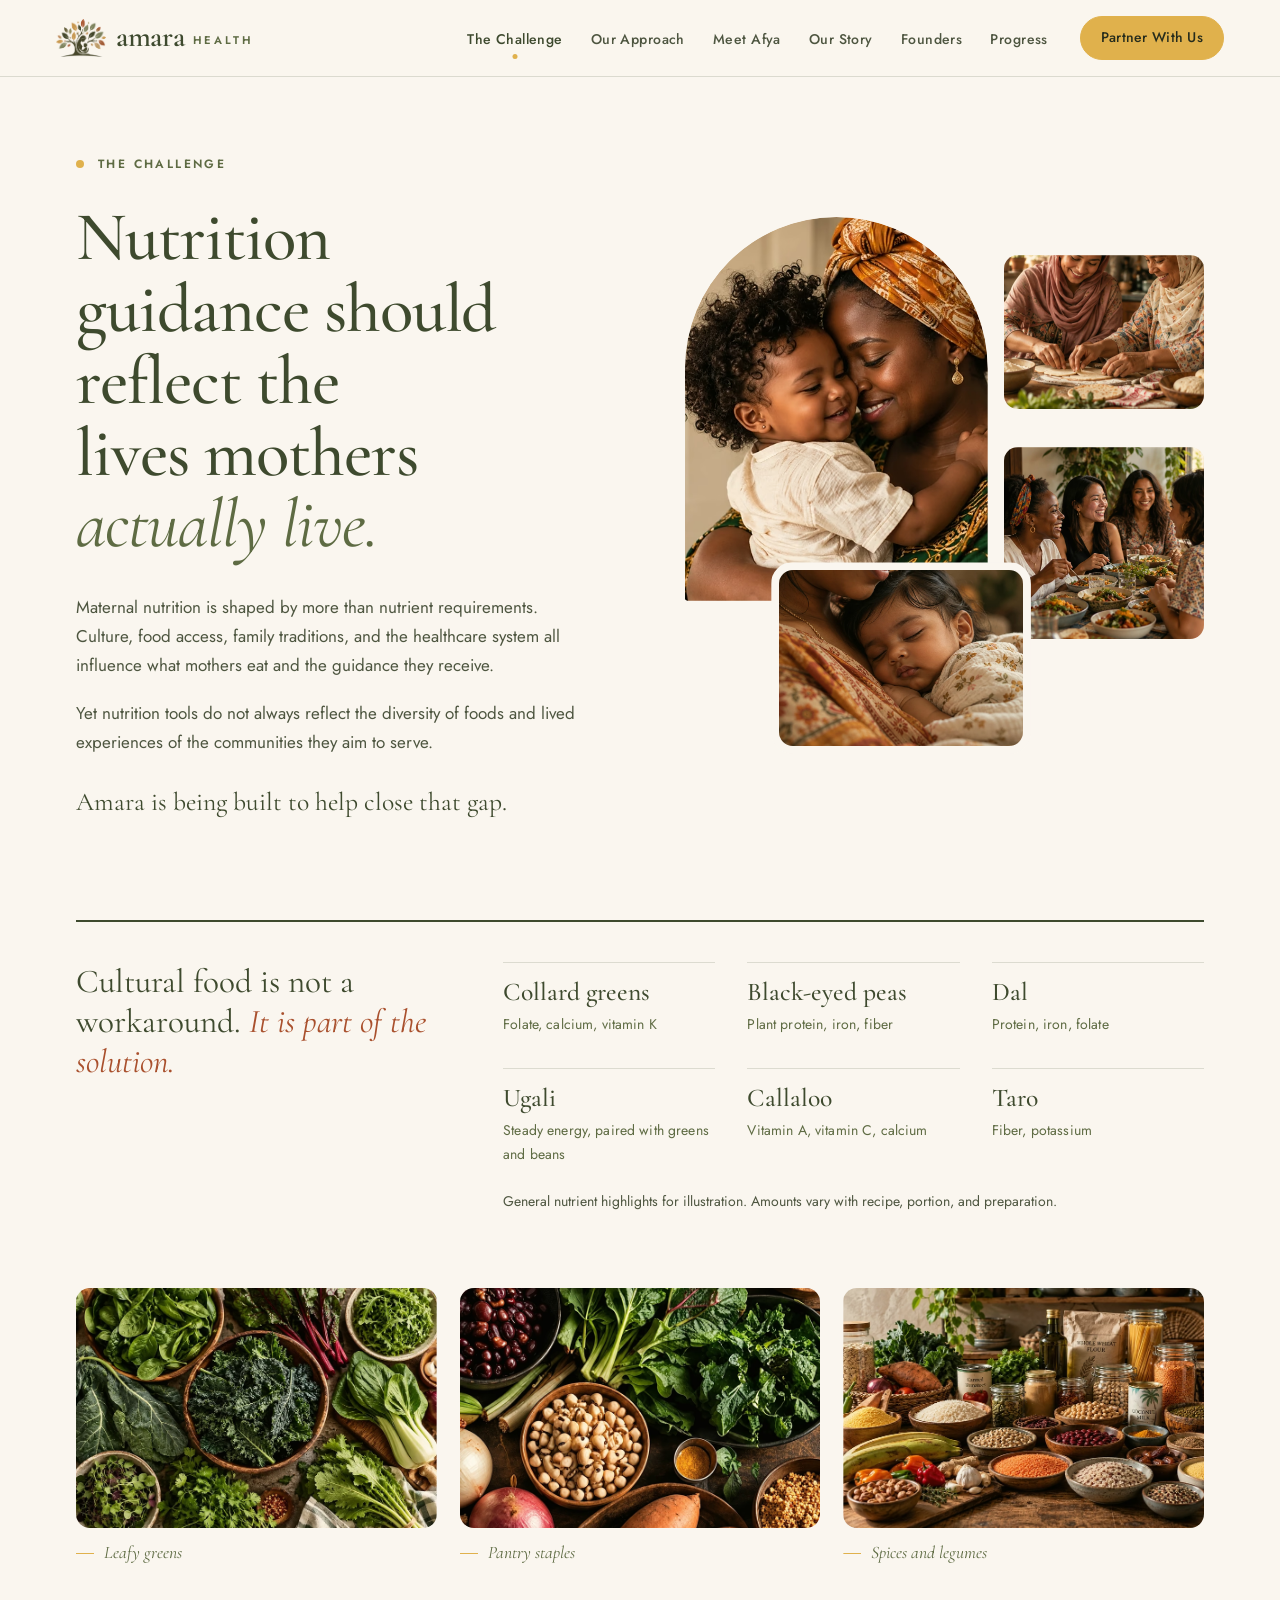
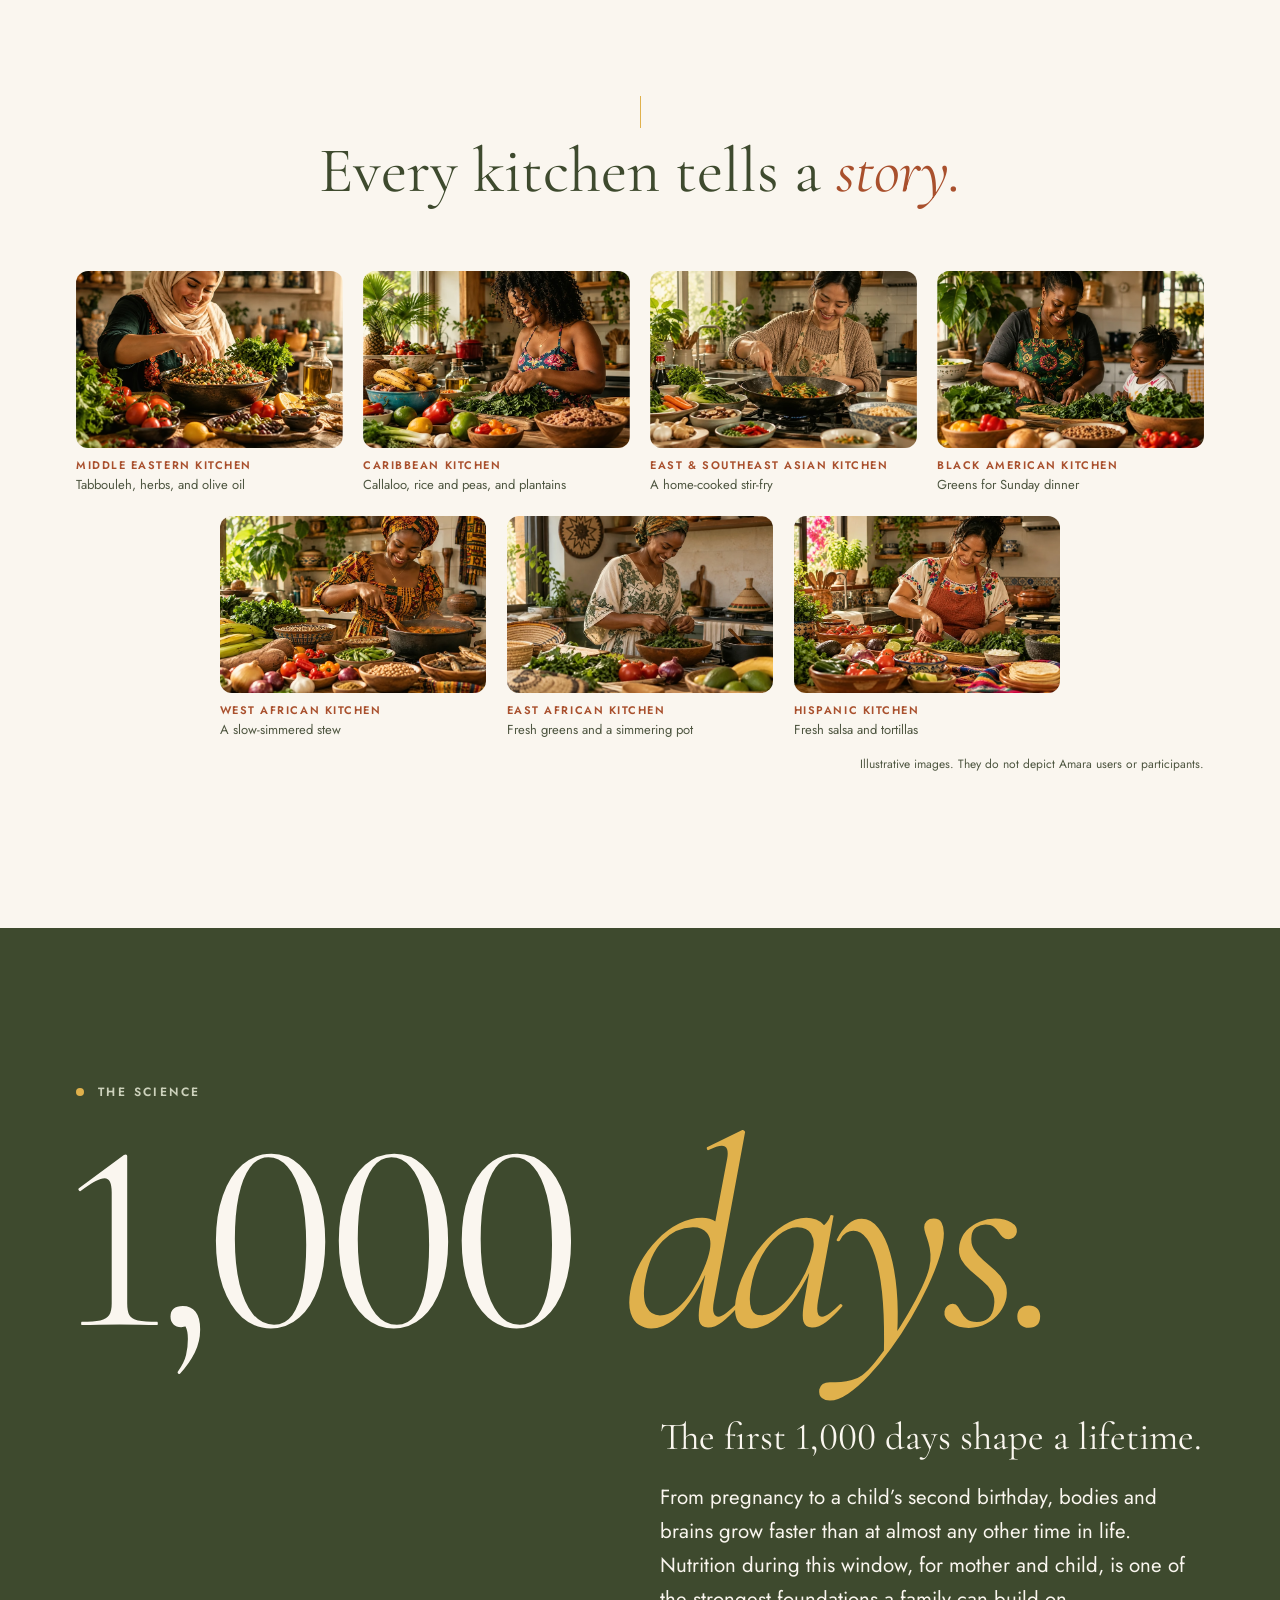
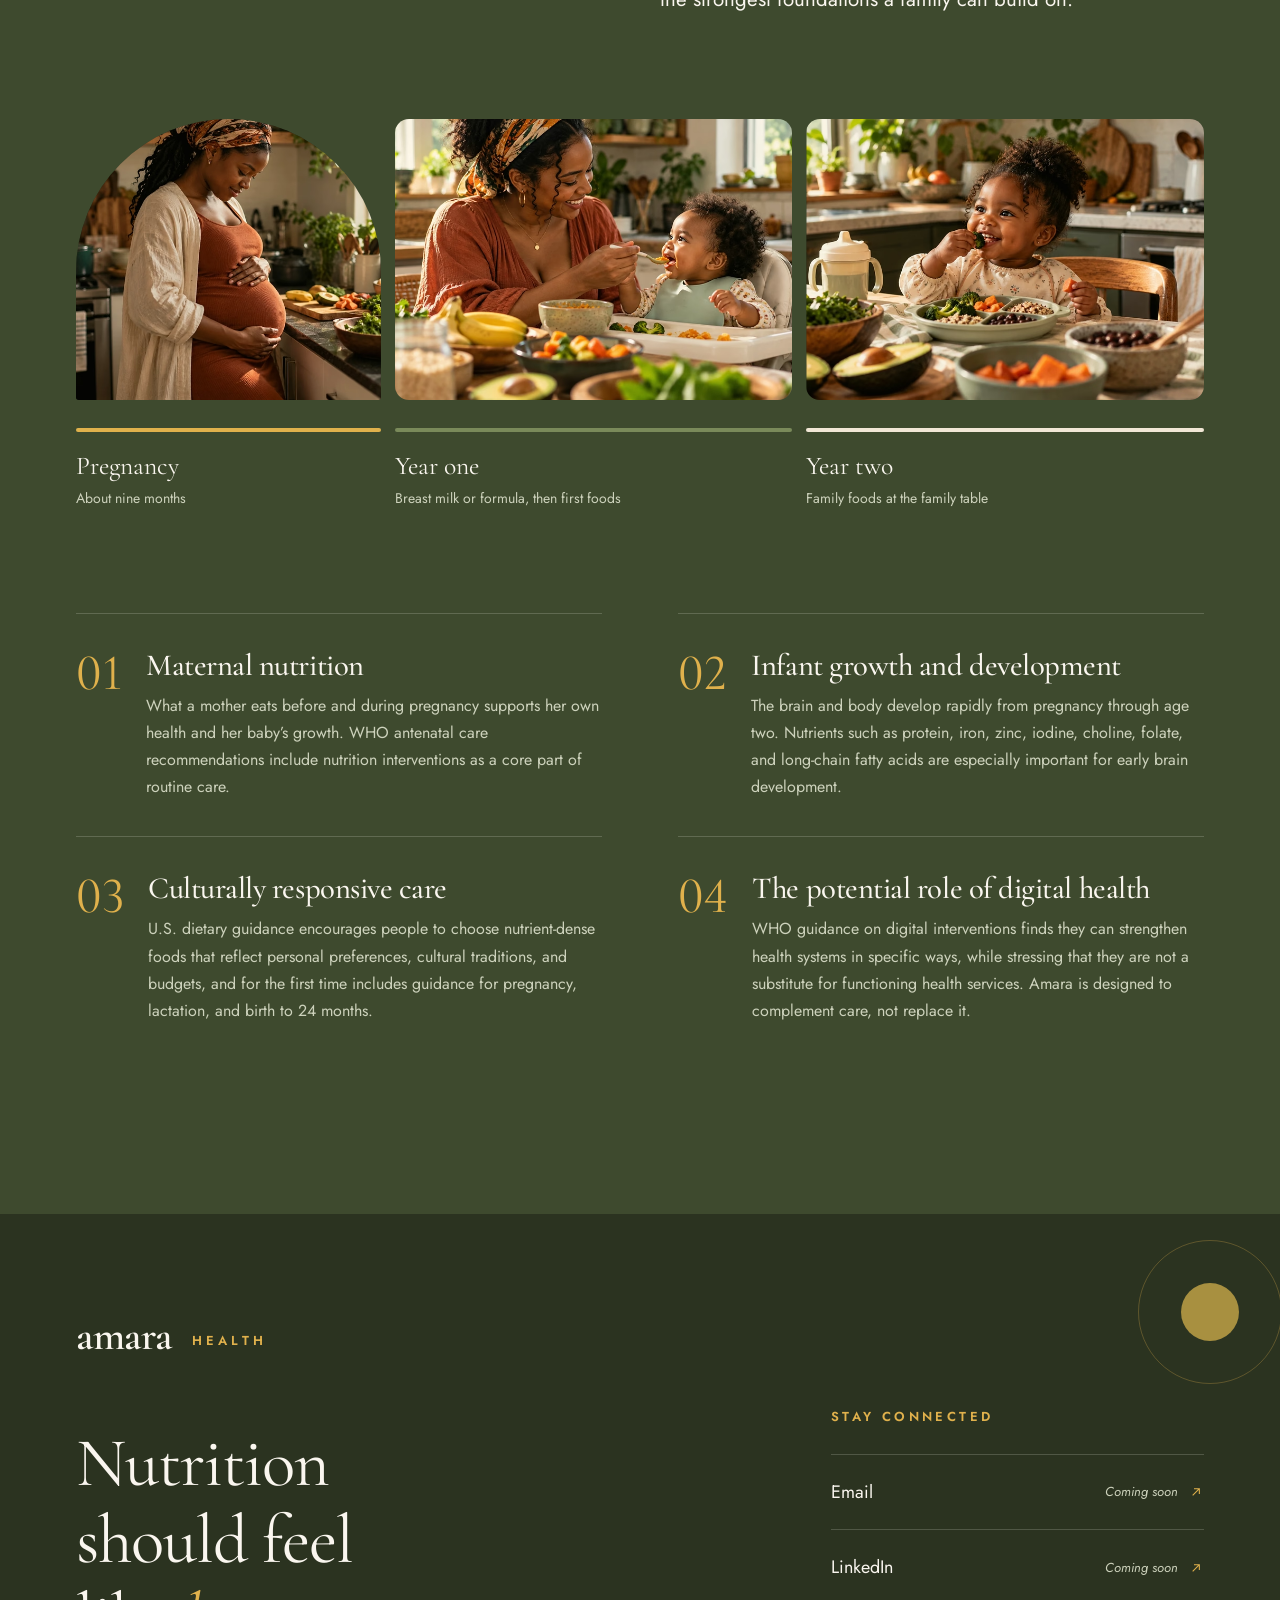
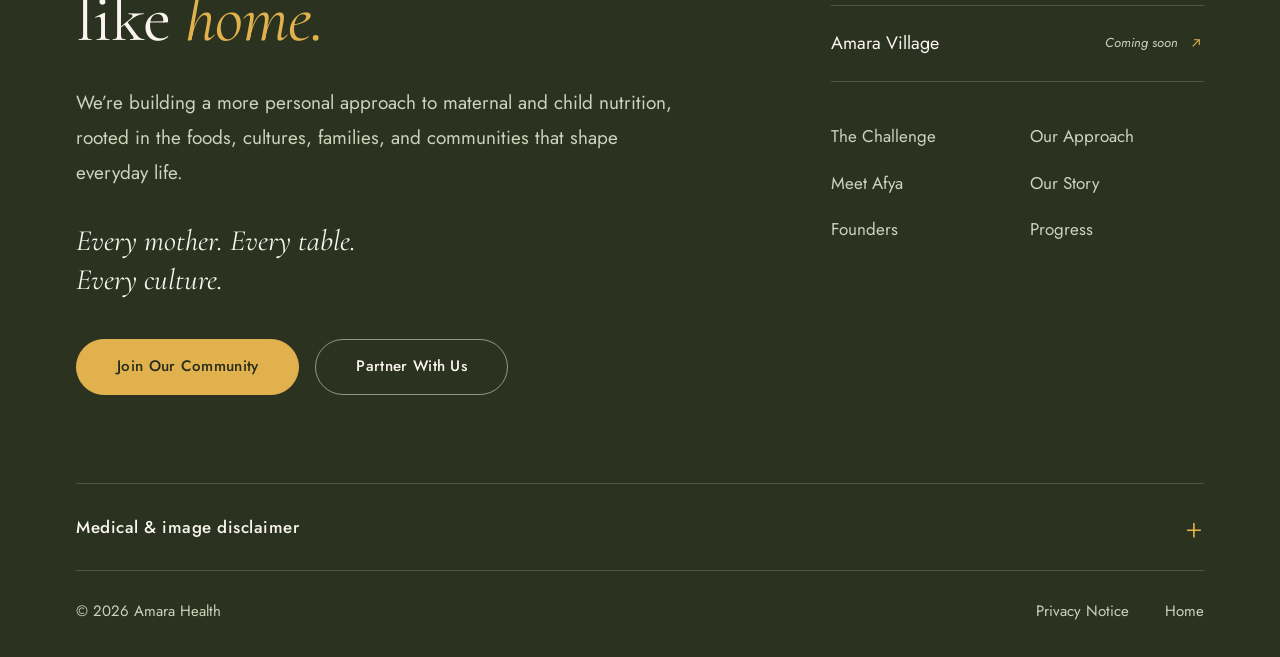
<file: challenge.html>
<!DOCTYPE html>
<html lang="en">
<head>
<meta charset="UTF-8">
<meta name="viewport" content="width=device-width, initial-scale=1">
<title>The Challenge — Amara Health</title>
<meta name="description" content="Nutrition guidance should reflect the lives mothers actually live. Why culture and the first 1,000 days matter.">
<meta name="theme-color" content="#3E4A2E">
<meta name="color-scheme" content="light">

<meta property="og:type" content="website">
<meta property="og:site_name" content="Amara Health">
<meta property="og:title" content="The Challenge — Amara Health">
<meta property="og:description" content="Reimagining maternal nutrition through culture, science, and technology, for the first 1,000 days.">
<meta property="og:image" content="https://amara1000.netlify.app/assets/brand/og-image.jpg?v=2">
<meta property="og:image:width" content="1200">
<meta property="og:image:height" content="630">
<meta property="og:image:alt" content="Amara Health — Every table. Every kitchen. Every culture.">
<meta name="twitter:card" content="summary_large_image">
<meta name="twitter:title" content="The Challenge — Amara Health">
<meta name="twitter:description" content="Reimagining maternal nutrition through culture, science, and technology.">
<meta name="twitter:image" content="https://amara1000.netlify.app/assets/brand/og-image.jpg?v=2">

<link rel="icon" href="/assets/brand/amara-tree-icon.svg?v=3" type="image/svg+xml">
<link rel="icon" href="/assets/brand/amara-tree.ico?v=3" sizes="any">
<link rel="icon" href="/assets/brand/amara-tree-icon-32.png?v=3" type="image/png" sizes="32x32">
<link rel="icon" href="/assets/brand/amara-tree-icon-192.png?v=3" type="image/png" sizes="192x192">
<link rel="apple-touch-icon" href="/assets/brand/amara-tree-icon-180.png?v=3">
<link rel="manifest" href="/site.webmanifest">

<link rel="preconnect" href="https://fonts.googleapis.com">
<link rel="preconnect" href="https://fonts.gstatic.com" crossorigin>
<link href="https://fonts.googleapis.com/css2?family=Cormorant+Garamond:ital,wght@0,400;0,500;0,600;1,400;1,500&family=Jost:wght@400;500;600&display=swap" rel="stylesheet">
<link rel="stylesheet" href="/assets/css/styles.css">

<script type="application/ld+json">
{
  "@context": "https://schema.org",
  "@type": "Organization",
  "name": "Amara Health",
  "alternateName": "Amara",
  "description": "An early-stage maternal nutrition and digital health venture developing culturally inclusive nutrition support for the first 1,000 days, from pregnancy through a child's second birthday.",
  "founder": [
    {"@type": "Person", "name": "Juanita Ndyamukama"},
    {"@type": "Person", "name": "Erica Stephens"}
  ]
}
</script>
<script>
document.documentElement.classList.add('js');
/* Always open at the top: ignore remembered scroll position and any #section in the link. */
if ('scrollRestoration' in history) history.scrollRestoration = 'manual';
if (location.hash) history.replaceState(null, '', location.pathname + location.search);
window.scrollTo(0, 0);
</script>
</head>
<body>
<a class="skip-link" href="#main">Skip to content</a>

<header class="site-header is-solid" id="top">
  <div class="header-inner">
    <a class="brand" href="/" aria-label="Amara Health home"><img class="brand-tree" src="/assets/brand/amara-tree-sm.png" alt="" width="446" height="331"><span class="brand-word">amara</span><span class="brand-sub">health</span></a>
    <nav class="primary-nav" aria-label="Primary">
      <ul>
        <li><a href="/challenge" aria-current="page">The Challenge</a></li>
        <li><a href="/approach">Our Approach</a></li>
        <li><a href="/afya">Meet Afya</a></li>
        <li><a href="/story">Our Story</a></li>
        <li><a href="/founders">Founders</a></li>
        <li><a href="/progress">Progress</a></li>
      </ul>
    </nav>
    <a class="btn btn-gold btn-sm header-cta" href="/partner">Partner With Us</a>
    <button class="menu-toggle" type="button" aria-expanded="false" aria-controls="mobile-menu">
      <span class="menu-toggle-bars" aria-hidden="true"><span></span><span></span></span>
      <span class="visually-hidden">Menu</span>
    </button>
  </div>
</header>

<div class="mobile-menu" id="mobile-menu" role="dialog" aria-modal="true" aria-label="Site menu" hidden>
  <div class="mobile-menu-inner">
    <div class="mobile-menu-top">
      <a class="brand brand-light" href="/"><span class="brand-word">amara</span><span class="brand-sub">health</span></a>
      <button class="menu-close" type="button">
        <span aria-hidden="true">&times;</span><span class="visually-hidden">Close menu</span>
      </button>
    </div>
    <nav aria-label="Mobile">
      <ol class="mobile-links">
        <li><a href="/challenge" aria-current="page"><span>01</span>The Challenge</a></li>
        <li><a href="/approach"><span>02</span>Our Approach</a></li>
        <li><a href="/afya"><span>03</span>Meet Afya</a></li>
        <li><a href="/story"><span>04</span>Our Story</a></li>
        <li><a href="/founders"><span>05</span>Founders</a></li>
        <li><a href="/progress"><span>06</span>Progress</a></li>
      </ol>
    </nav>
    <a class="btn btn-gold mobile-menu-cta" href="/partner">Partner With Us</a>
    <p class="mobile-menu-foot">Every table. Every kitchen. Every culture.</p>
  </div>
</div>

<main id="main">
<section class="section section-cream problem" id="problem" aria-labelledby="problem-title">
  <div class="container">
    <div class="problem-grid">
      <div class="problem-copy">
        <p class="label label-dark reveal">The challenge</p>
        <h1 id="problem-title" class="display reveal">Nutrition guidance should reflect the lives mothers <em>actually live.</em></h1>
        <p class="reveal">Maternal nutrition is shaped by more than nutrient requirements. Culture, food access, family traditions, and the healthcare system all influence what mothers eat and the guidance they receive.</p>
        <p class="reveal">Yet nutrition tools do not always reflect the diversity of foods and lived experiences of the communities they aim to serve.</p>
        <p class="problem-close reveal">Amara is being built to help close that gap.</p>
      </div>
      <div class="who-collage">
      <figure class="collage-a arch img-reveal">
        <picture><source type="image/avif" srcset="/assets/img/g-mother-child-800.avif 800w, /assets/img/g-mother-child-1400.avif 1400w, /assets/img/g-mother-child.avif 1536w" sizes="(max-width: 900px) 50vw, 24vw"><img src="/assets/img/g-mother-child.jpg" srcset="/assets/img/g-mother-child-800.jpg 800w, /assets/img/g-mother-child-1400.jpg 1400w, /assets/img/g-mother-child.jpg 1536w" sizes="(max-width: 900px) 50vw, 24vw" alt="A mother in an orange headwrap cheek to cheek with her smiling toddler" width="1536" height="1024" loading="lazy"></picture>
      </figure>
      <figure class="collage-b img-reveal">
        <picture><source type="image/avif" srcset="/assets/img/g-grandmother-teaching-800.avif 800w, /assets/img/g-grandmother-teaching.avif 1086w" sizes="(max-width: 900px) 50vw, 24vw"><img src="/assets/img/g-grandmother-teaching.jpg" srcset="/assets/img/g-grandmother-teaching-800.jpg 800w, /assets/img/g-grandmother-teaching.jpg 1086w" sizes="(max-width: 900px) 50vw, 24vw" alt="A young woman and an older woman in headscarves smiling as they shape flatbread together" width="1086" height="1464" loading="lazy"></picture>
      </figure>
      <figure class="collage-c img-reveal">
        <picture><source type="image/avif" srcset="/assets/img/g-family-meal-800.avif 800w, /assets/img/g-family-meal.avif 1072w" sizes="(max-width: 900px) 50vw, 24vw"><img src="/assets/img/g-family-meal.jpg" srcset="/assets/img/g-family-meal-800.jpg 800w, /assets/img/g-family-meal.jpg 1072w" sizes="(max-width: 900px) 50vw, 24vw" alt="Women from different backgrounds laughing together over a table of shared dishes" width="1072" height="1468" loading="lazy"></picture>
      </figure>
      <figure class="collage-d img-reveal">
        <picture><source type="image/avif" srcset="/assets/img/g-newborn-800.avif 800w, /assets/img/g-newborn-1400.avif 1400w, /assets/img/g-newborn.avif 1532w" sizes="(max-width: 900px) 50vw, 24vw"><img src="/assets/img/g-newborn.jpg" srcset="/assets/img/g-newborn-800.jpg 800w, /assets/img/g-newborn-1400.jpg 1400w, /assets/img/g-newborn.jpg 1532w" sizes="(max-width: 900px) 50vw, 24vw" alt="A baby sleeping against a mother&rsquo;s chest, wrapped in a soft floral blanket" width="1532" height="1104" loading="lazy"></picture>
      </figure>
      </div>
    </div>

<div class="pantry reveal">
      <div class="pantry-lead">
        <p class="pantry-intro">Cultural food is not a workaround. <em>It is part of the solution.</em></p>
      </div>
      <dl class="pantry-list">
        <div><dt>Collard greens</dt><dd>Folate, calcium, vitamin K</dd></div>
        <div><dt>Black-eyed peas</dt><dd>Plant protein, iron, fiber</dd></div>
        <div><dt>Dal</dt><dd>Protein, iron, folate</dd></div>
        <div><dt>Ugali</dt><dd>Steady energy, paired with greens and beans</dd></div>
        <div><dt>Callaloo</dt><dd>Vitamin A, vitamin C, calcium</dd></div>
        <div><dt>Taro</dt><dd>Fiber, potassium</dd></div>
      </dl>
      <p class="fine">General nutrient highlights for illustration. Amounts vary with recipe, portion, and preparation.</p>
      <div class="pantry-panels">
          <figure class="pantry-panel img-reveal"><picture><source type="image/avif" srcset="/assets/img/g-leafy-greens-800.avif 800w, /assets/img/g-leafy-greens-1400.avif 1400w, /assets/img/g-leafy-greens.avif 1536w" sizes="(max-width: 600px) 31vw, 30vw"><img src="/assets/img/g-leafy-greens.jpg" srcset="/assets/img/g-leafy-greens-800.jpg 800w, /assets/img/g-leafy-greens-1400.jpg 1400w, /assets/img/g-leafy-greens.jpg 1536w" sizes="(max-width: 600px) 31vw, 30vw" alt="Bowls and bunches of leafy greens: spinach, kale, collards, chard, bok choy, and herbs" width="1536" height="1024" loading="lazy"></picture><figcaption>Leafy greens</figcaption></figure>
          <figure class="pantry-panel img-reveal"><picture><source type="image/avif" srcset="/assets/img/g-ingredients-800.avif 800w, /assets/img/g-ingredients.avif 1206w" sizes="(max-width: 600px) 31vw, 30vw"><img src="/assets/img/g-ingredients.jpg" srcset="/assets/img/g-ingredients-800.jpg 800w, /assets/img/g-ingredients.jpg 1206w" sizes="(max-width: 600px) 31vw, 30vw" alt="Bowls of beans, grains, greens, and sweet potatoes on a wooden table" width="1206" height="1304" loading="lazy"></picture><figcaption>Pantry staples</figcaption></figure>
          <figure class="pantry-panel img-reveal"><picture><source type="image/avif" srcset="/assets/img/g-traditional-ingredients-800.avif 800w, /assets/img/g-traditional-ingredients-1400.avif 1400w, /assets/img/g-traditional-ingredients.avif 1536w" sizes="(max-width: 600px) 31vw, 30vw"><img src="/assets/img/g-traditional-ingredients.jpg" srcset="/assets/img/g-traditional-ingredients-800.jpg 800w, /assets/img/g-traditional-ingredients-1400.jpg 1400w, /assets/img/g-traditional-ingredients.jpg 1536w" sizes="(max-width: 600px) 31vw, 30vw" alt="A table of pantry staples: bowls of lentils, beans, rice, and grains with jars, spices, plantains, and fresh vegetables" width="1536" height="1024" loading="lazy"></picture><figcaption>Spices and legumes</figcaption></figure>
      </div>
    </div>
  </div>
</section>


<section class="section section-cream kitchens" aria-labelledby="kitchens-title">
  <div class="container">
    <div class="transition-line reveal">
      <p id="kitchens-title">Every kitchen tells a <em>story.</em></p>
    </div>
    <div class="essay essay-seven">
      <figure class="essay-tile img-reveal"><picture><source type="image/avif" srcset="/assets/img/g-middle-eastern-kitchen-800.avif 800w, /assets/img/g-middle-eastern-kitchen-1400.avif 1400w, /assets/img/g-middle-eastern-kitchen.avif 1536w" sizes="(max-width: 600px) 60vw, (max-width: 1080px) 42vw, 420px"><img src="/assets/img/g-middle-eastern-kitchen.jpg" srcset="/assets/img/g-middle-eastern-kitchen-800.jpg 800w, /assets/img/g-middle-eastern-kitchen-1400.jpg 1400w, /assets/img/g-middle-eastern-kitchen.jpg 1536w" sizes="(max-width: 600px) 60vw, (max-width: 1080px) 42vw, 420px" alt="A smiling woman in a headscarf sprinkling herbs over a large bowl of tabbouleh, surrounded by tomatoes, lemons, olives, and olive oil" width="1536" height="1024" loading="lazy"></picture><figcaption><strong>Middle Eastern kitchen</strong> Tabbouleh, herbs, and olive oil</figcaption></figure>
      <figure class="essay-tile img-reveal"><picture><source type="image/avif" srcset="/assets/img/g-caribbean-kitchen-800.avif 800w, /assets/img/g-caribbean-kitchen-1400.avif 1400w, /assets/img/g-caribbean-kitchen.avif 1536w" sizes="(max-width: 600px) 60vw, (max-width: 1080px) 42vw, 420px"><img src="/assets/img/g-caribbean-kitchen.jpg" srcset="/assets/img/g-caribbean-kitchen-800.jpg 800w, /assets/img/g-caribbean-kitchen-1400.jpg 1400w, /assets/img/g-caribbean-kitchen.jpg 1536w" sizes="(max-width: 600px) 60vw, (max-width: 1080px) 42vw, 420px" alt="A smiling woman chopping callaloo beside plantains, peppers, limes, and a bowl of rice and peas" width="1536" height="1024" loading="lazy"></picture><figcaption><strong>Caribbean kitchen</strong> Callaloo, rice and peas, and plantains</figcaption></figure>
      <figure class="essay-tile img-reveal"><picture><source type="image/avif" srcset="/assets/img/g-east-asian-kitchen-800.avif 800w, /assets/img/g-east-asian-kitchen-1400.avif 1400w, /assets/img/g-east-asian-kitchen.avif 1536w" sizes="(max-width: 600px) 60vw, (max-width: 1080px) 42vw, 420px"><img src="/assets/img/g-east-asian-kitchen.jpg" srcset="/assets/img/g-east-asian-kitchen-800.jpg 800w, /assets/img/g-east-asian-kitchen-1400.jpg 1400w, /assets/img/g-east-asian-kitchen.jpg 1536w" sizes="(max-width: 600px) 60vw, (max-width: 1080px) 42vw, 420px" alt="A smiling woman stirring vegetables in a wok, surrounded by bok choy, ginger, garlic, mushrooms, and rice" width="1536" height="1024" loading="lazy"></picture><figcaption><strong>East &amp; Southeast Asian kitchen</strong> A home-cooked stir-fry</figcaption></figure>
      <figure class="essay-tile img-reveal"><picture><source type="image/avif" srcset="/assets/img/g-greens-together-800.avif 800w, /assets/img/g-greens-together-1400.avif 1400w, /assets/img/g-greens-together.avif 1536w" sizes="(max-width: 600px) 60vw, (max-width: 1080px) 42vw, 420px"><img src="/assets/img/g-greens-together.jpg" srcset="/assets/img/g-greens-together-800.jpg 800w, /assets/img/g-greens-together-1400.jpg 1400w, /assets/img/g-greens-together.jpg 1536w" sizes="(max-width: 600px) 60vw, (max-width: 1080px) 42vw, 420px" alt="A mother chopping collard greens while her young daughter helps, with black-eyed peas and peppers on the table" width="1536" height="1024" loading="lazy"></picture><figcaption><strong>Black American kitchen</strong> Greens for Sunday dinner</figcaption></figure>
      <figure class="essay-tile img-reveal"><picture><source type="image/avif" srcset="/assets/img/g-west-african-stew-800.avif 800w, /assets/img/g-west-african-stew-1400.avif 1400w, /assets/img/g-west-african-stew.avif 1536w" sizes="(max-width: 600px) 60vw, (max-width: 1080px) 42vw, 420px"><img src="/assets/img/g-west-african-stew.jpg" srcset="/assets/img/g-west-african-stew-800.jpg 800w, /assets/img/g-west-african-stew-1400.jpg 1400w, /assets/img/g-west-african-stew.jpg 1536w" sizes="(max-width: 600px) 60vw, (max-width: 1080px) 42vw, 420px" alt="A woman in a patterned headwrap and dress stirring a pot of stew beside plantains, yams, okra, and beans" width="1536" height="1024" loading="lazy"></picture><figcaption><strong>West African kitchen</strong> A slow-simmered stew</figcaption></figure>
      <figure class="essay-tile img-reveal"><picture><source type="image/avif" srcset="/assets/img/g-east-african-kitchen-800.avif 800w, /assets/img/g-east-african-kitchen-1400.avif 1400w, /assets/img/g-east-african-kitchen.avif 1536w" sizes="(max-width: 600px) 60vw, (max-width: 1080px) 42vw, 420px"><img src="/assets/img/g-east-african-kitchen.jpg" srcset="/assets/img/g-east-african-kitchen-800.jpg 800w, /assets/img/g-east-african-kitchen-1400.jpg 1400w, /assets/img/g-east-african-kitchen.jpg 1536w" sizes="(max-width: 600px) 60vw, (max-width: 1080px) 42vw, 420px" alt="A smiling woman in a headwrap and embroidered dress tearing fresh greens into a wooden bowl, with woven baskets and a simmering pot nearby" width="1536" height="1024" loading="lazy"></picture><figcaption><strong>East African kitchen</strong> Fresh greens and a simmering pot</figcaption></figure>
      <figure class="essay-tile img-reveal"><picture><source type="image/avif" srcset="/assets/img/g-tortillas-800.avif 800w, /assets/img/g-tortillas-1400.avif 1400w, /assets/img/g-tortillas.avif 1536w" sizes="(max-width: 600px) 60vw, (max-width: 1080px) 42vw, 420px"><img src="/assets/img/g-tortillas.jpg" srcset="/assets/img/g-tortillas-800.jpg 800w, /assets/img/g-tortillas-1400.jpg 1400w, /assets/img/g-tortillas.jpg 1536w" sizes="(max-width: 600px) 60vw, (max-width: 1080px) 42vw, 420px" alt="A woman in an embroidered blouse chopping cilantro beside tomatoes, limes, avocados, salsa, and warm tortillas" width="1536" height="1024" loading="lazy"></picture><figcaption><strong>Hispanic kitchen</strong> Fresh salsa and tortillas</figcaption></figure>
    </div>
    <p class="essay-note reveal">Illustrative images. They do not depict Amara users or participants.</p>
  </div>
</section>
<section class="section section-olive days science" id="science" aria-labelledby="science-title">
  <div class="container">
    <p class="label reveal">The science</p>
    <h2 id="science-title" class="days-number reveal"><span class="days-figure">1,000</span> <em>days.</em></h2>
    <div class="days-intro">
      <div>
        <p class="science-title reveal">The first 1,000 days shape a lifetime.</p>
        <p class="lede reveal">From pregnancy to a child&rsquo;s second birthday, bodies and brains grow faster than at almost any other time in life. Nutrition during this window, for mother and child, is one of the strongest foundations a family can build on.</p>
      </div>
    </div>

    <div class="timeline reveal">
      <div class="tl-seg tl-preg"><figure class="tl-photo img-reveal"><picture><source type="image/avif" srcset="/assets/img/g-pregnancy-kitchen-800.avif 800w, /assets/img/g-pregnancy-kitchen-1400.avif 1400w, /assets/img/g-pregnancy-kitchen.avif 1536w" sizes="(max-width: 600px) 92vw, 30vw"><img src="/assets/img/g-pregnancy-kitchen.jpg" srcset="/assets/img/g-pregnancy-kitchen-800.jpg 800w, /assets/img/g-pregnancy-kitchen-1400.jpg 1400w, /assets/img/g-pregnancy-kitchen.jpg 1536w" sizes="(max-width: 600px) 92vw, 30vw" alt="A pregnant woman in a headwrap smiling down at her belly in a sunlit kitchen full of fresh produce" width="1536" height="1024" loading="lazy"></picture></figure><span class="tl-bar"></span><span class="tl-name">Pregnancy</span><span class="tl-meta">About nine months</span></div>
      <div class="tl-seg tl-y1"><figure class="tl-photo img-reveal"><picture><source type="image/avif" srcset="/assets/img/g-mother-baby-800.avif 800w, /assets/img/g-mother-baby-1400.avif 1400w, /assets/img/g-mother-baby.avif 1536w" sizes="(max-width: 600px) 92vw, 30vw"><img src="/assets/img/g-mother-baby.jpg" srcset="/assets/img/g-mother-baby-800.jpg 800w, /assets/img/g-mother-baby-1400.jpg 1400w, /assets/img/g-mother-baby.jpg 1536w" sizes="(max-width: 600px) 92vw, 30vw" alt="A smiling mother spoon-feeding her baby in a high chair" width="1536" height="1024" loading="lazy"></picture></figure><span class="tl-bar"></span><span class="tl-name">Year one</span><span class="tl-meta">Breast milk or formula, then first foods</span></div>
      <div class="tl-seg tl-y2"><figure class="tl-photo img-reveal"><picture><source type="image/avif" srcset="/assets/img/g-year-two-800.avif 800w, /assets/img/g-year-two-1400.avif 1400w, /assets/img/g-year-two.avif 1536w" sizes="(max-width: 600px) 92vw, 30vw"><img src="/assets/img/g-year-two.jpg" srcset="/assets/img/g-year-two-800.jpg 800w, /assets/img/g-year-two-1400.jpg 1400w, /assets/img/g-year-two.jpg 1536w" sizes="(max-width: 600px) 92vw, 30vw" alt="A toddler smiling as she eats broccoli from a divided plate of vegetables, grains, and beans" width="1536" height="1024" loading="lazy"></picture></figure><span class="tl-bar"></span><span class="tl-name">Year two</span><span class="tl-meta">Family foods at the family table</span></div>
    </div>

    <ol class="pillar-rows">
      <li class="reveal">
        <span class="row-num">01</span>
        <h3>Maternal nutrition</h3>
        <p>What a mother eats before and during pregnancy supports her own health and her baby&rsquo;s growth. WHO antenatal care recommendations include nutrition interventions as a core part of routine care.</p>
      </li>
      <li class="reveal">
        <span class="row-num">02</span>
        <h3>Infant growth and development</h3>
        <p>The brain and body develop rapidly from pregnancy through age two. Nutrients such as protein, iron, zinc, iodine, choline, folate, and long-chain fatty acids are especially important for early brain development.</p>
      </li>
      <li class="reveal">
        <span class="row-num">03</span>
        <h3>Culturally responsive care</h3>
        <p>U.S. dietary guidance encourages people to choose nutrient-dense foods that reflect personal preferences, cultural traditions, and budgets, and for the first time includes guidance for pregnancy, lactation, and birth to 24 months.</p>
      </li>
      <li class="reveal">
        <span class="row-num">04</span>
        <h3>The potential role of digital health</h3>
        <p>WHO guidance on digital interventions finds they can strengthen health systems in specific ways, while stressing that they are not a substitute for functioning health services. Amara is designed to complement care, not replace it.</p>
      </li>
    </ol>



  </div>
</section>

</main>

<footer class="closing" aria-labelledby="closing-title">
  <span class="closing-orb" aria-hidden="true"></span>
  <div class="container">
    <div class="closing-grid">
      <div class="closing-main">
        <a class="brand brand-light closing-brand" href="/" aria-label="Amara Health home"><span class="brand-word">amara</span><span class="brand-sub">health</span></a>
        <h2 id="closing-title" class="closing-title">Nutrition should feel<br>like <em>home.</em></h2>
        <p class="closing-lede">We&rsquo;re building a more personal approach to maternal and child nutrition, rooted in the foods, cultures, families, and communities that shape everyday life.</p>
        <p class="closing-tagline">Every mother. Every table. Every culture.</p>
        <div class="closing-actions">
          <a class="btn btn-gold" href="/partner#waitlist">Join Our Community</a>
          <a class="btn btn-light" href="/partner">Partner With Us</a>
        </div>
      </div>
      <div class="closing-side">
        <p class="closing-label">Stay connected</p>
        <ul class="stay-list">
          <li><span class="stay-name">Email</span><span class="stay-soon">Coming soon <svg viewBox="0 0 24 24" width="16" height="16" aria-hidden="true"><path d="M7 17 17 7M9 7h8v8" fill="none" stroke="currentColor" stroke-width="1.6"/></svg></span></li>
          <li><span class="stay-name">LinkedIn</span><span class="stay-soon">Coming soon <svg viewBox="0 0 24 24" width="16" height="16" aria-hidden="true"><path d="M7 17 17 7M9 7h8v8" fill="none" stroke="currentColor" stroke-width="1.6"/></svg></span></li>
          <li><span class="stay-name">Amara Village</span><span class="stay-soon">Coming soon <svg viewBox="0 0 24 24" width="16" height="16" aria-hidden="true"><path d="M7 17 17 7M9 7h8v8" fill="none" stroke="currentColor" stroke-width="1.6"/></svg></span></li>
        </ul>
        <nav class="closing-nav" aria-label="Footer">
          <ul>
          <li><a href="/challenge">The Challenge</a></li>
          <li><a href="/approach">Our Approach</a></li>
          <li><a href="/afya">Meet Afya</a></li>
          <li><a href="/story">Our Story</a></li>
          <li><a href="/founders">Founders</a></li>
          <li><a href="/progress">Progress</a></li>
          </ul>
        </nav>
      </div>
    </div>

    <details class="closing-disclaimer">
      <summary>Medical &amp; image disclaimer</summary>
      <p>Content on this website is for general educational purposes only and is not medical advice, diagnosis, or treatment. Always seek the guidance of your doctor, midwife, or other qualified health provider with questions about your health or your child&rsquo;s health. If you think you may have a medical emergency, call 911.</p>
      <p>Some photographs on this site are illustrative images and do not depict Amara users, participants, or patients.</p>
    </details>

    <div class="closing-base">
      <p>&copy; <span data-year>2026</span> Amara Health</p>
      <ul>
        <li><a href="/privacy">Privacy Notice</a></li>
        <li><a href="/">Home</a></li>
      </ul>
    </div>
  </div>
</footer>

<script src="/assets/js/main.js" defer></script>
</body>
</html>
</file>
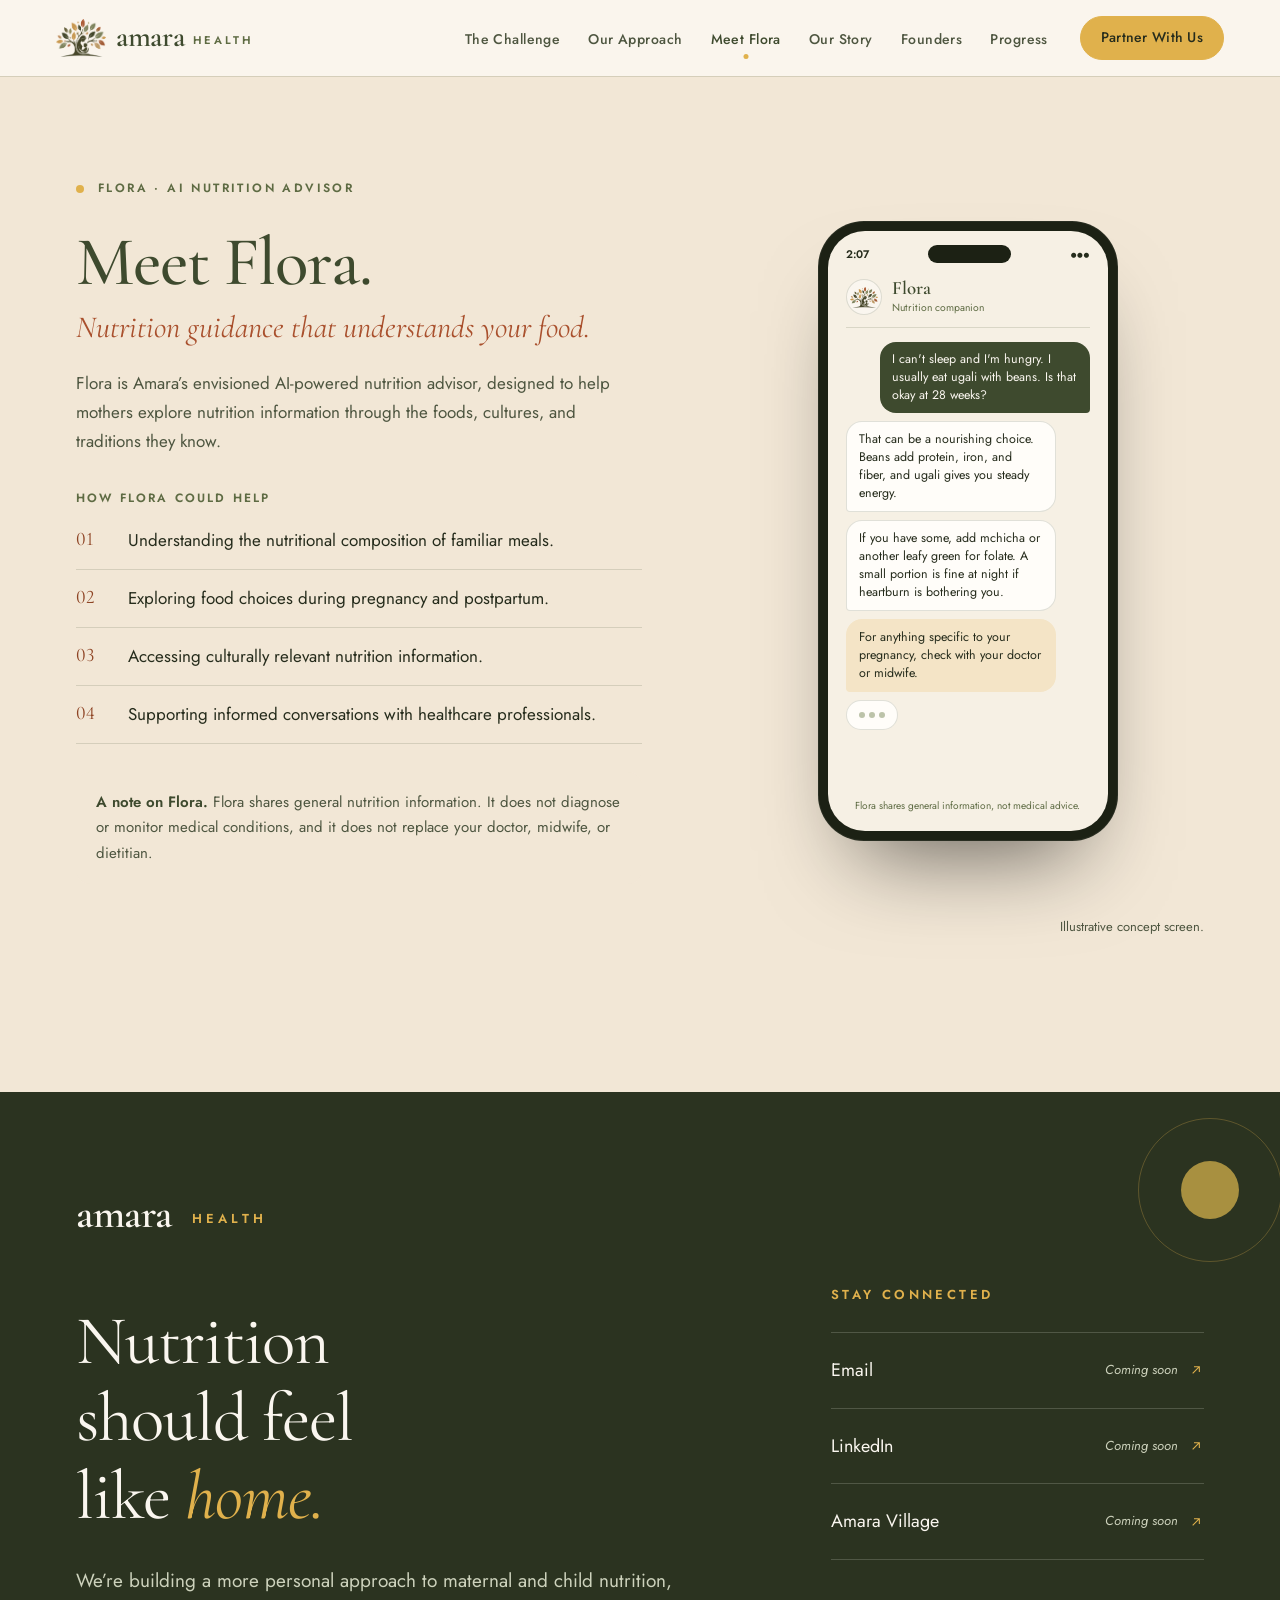
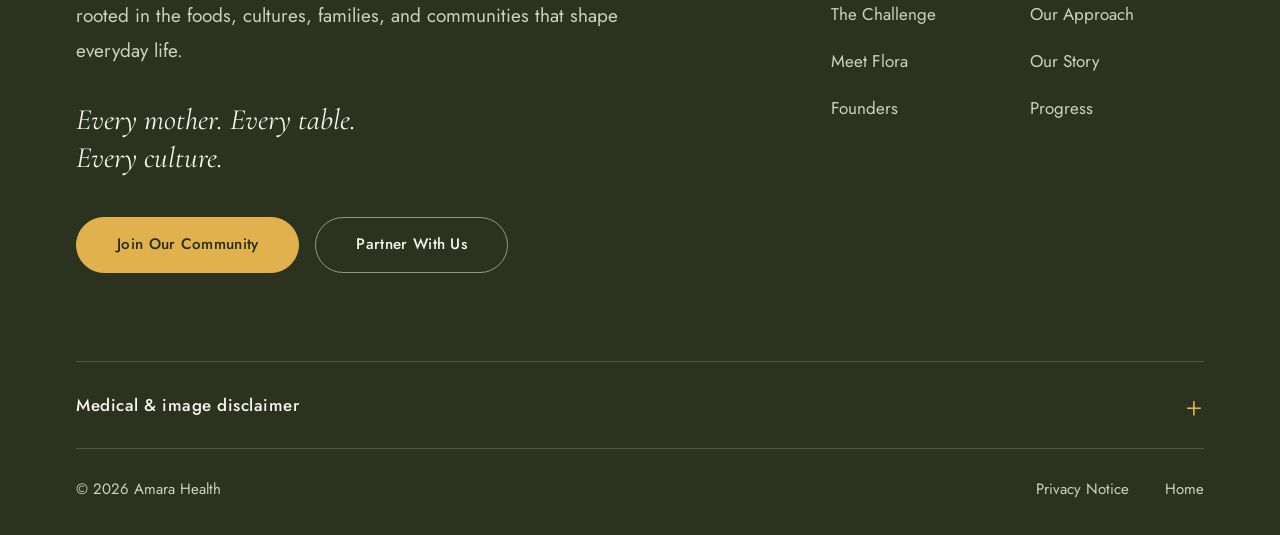
<file: flora.html>
<!DOCTYPE html>
<html lang="en">
<head>
<meta charset="UTF-8">
<meta name="viewport" content="width=device-width, initial-scale=1">
<title>Meet Flora — Amara Health</title>
<meta name="description" content="Flora is Amara&rsquo;s envisioned AI-powered nutrition advisor, designed to help mothers explore nutrition through the foods and traditions they know.">
<meta name="theme-color" content="#3E4A2E">
<meta name="color-scheme" content="light">

<meta property="og:type" content="website">
<meta property="og:site_name" content="Amara Health">
<meta property="og:title" content="Meet Flora — Amara Health">
<meta property="og:description" content="Reimagining maternal nutrition through culture, science, and technology, for the first 1,000 days.">
<meta property="og:image" content="https://amara1000.netlify.app/assets/brand/og-image.jpg?v=2">
<meta property="og:image:width" content="1200">
<meta property="og:image:height" content="630">
<meta property="og:image:alt" content="Amara Health — Every table. Every kitchen. Every culture.">
<meta name="twitter:card" content="summary_large_image">
<meta name="twitter:title" content="Meet Flora — Amara Health">
<meta name="twitter:description" content="Reimagining maternal nutrition through culture, science, and technology.">
<meta name="twitter:image" content="https://amara1000.netlify.app/assets/brand/og-image.jpg?v=2">

<link rel="icon" href="/assets/brand/amara-tree-icon.svg?v=3" type="image/svg+xml">
<link rel="icon" href="/assets/brand/amara-tree.ico?v=3" sizes="any">
<link rel="icon" href="/assets/brand/amara-tree-icon-32.png?v=3" type="image/png" sizes="32x32">
<link rel="icon" href="/assets/brand/amara-tree-icon-192.png?v=3" type="image/png" sizes="192x192">
<link rel="apple-touch-icon" href="/assets/brand/amara-tree-icon-180.png?v=3">
<link rel="manifest" href="/site.webmanifest">

<link rel="preconnect" href="https://fonts.googleapis.com">
<link rel="preconnect" href="https://fonts.gstatic.com" crossorigin>
<link href="https://fonts.googleapis.com/css2?family=Cormorant+Garamond:ital,wght@0,400;0,500;0,600;1,400;1,500&family=Jost:wght@400;500;600&display=swap" rel="stylesheet">
<link rel="stylesheet" href="/assets/css/styles.css">

<script type="application/ld+json">
{
  "@context": "https://schema.org",
  "@type": "Organization",
  "name": "Amara Health",
  "alternateName": "Amara",
  "description": "An early-stage maternal nutrition and digital health venture developing culturally inclusive nutrition support for the first 1,000 days, from pregnancy through a child's second birthday.",
  "founder": [
    {"@type": "Person", "name": "Juanita Ndyamukama"},
    {"@type": "Person", "name": "Erica Stephens"}
  ]
}
</script>
<script>
document.documentElement.classList.add('js');
/* Always open at the top: ignore remembered scroll position and any #section in the link. */
if ('scrollRestoration' in history) history.scrollRestoration = 'manual';
if (location.hash) history.replaceState(null, '', location.pathname + location.search);
window.scrollTo(0, 0);
</script>
</head>
<body>
<a class="skip-link" href="#main">Skip to content</a>

<header class="site-header is-solid" id="top">
  <div class="header-inner">
    <a class="brand" href="/" aria-label="Amara Health home"><img class="brand-tree" src="/assets/brand/amara-tree-sm.png" alt="" width="446" height="331"><span class="brand-word">amara</span><span class="brand-sub">health</span></a>
    <nav class="primary-nav" aria-label="Primary">
      <ul>
        <li><a href="/challenge">The Challenge</a></li>
        <li><a href="/approach">Our Approach</a></li>
        <li><a href="/flora" aria-current="page">Meet Flora</a></li>
        <li><a href="/story">Our Story</a></li>
        <li><a href="/founders">Founders</a></li>
        <li><a href="/progress">Progress</a></li>
      </ul>
    </nav>
    <a class="btn btn-gold btn-sm header-cta" href="/partner">Partner With Us</a>
    <button class="menu-toggle" type="button" aria-expanded="false" aria-controls="mobile-menu">
      <span class="menu-toggle-bars" aria-hidden="true"><span></span><span></span></span>
      <span class="visually-hidden">Menu</span>
    </button>
  </div>
</header>

<div class="mobile-menu" id="mobile-menu" role="dialog" aria-modal="true" aria-label="Site menu" hidden>
  <div class="mobile-menu-inner">
    <div class="mobile-menu-top">
      <a class="brand brand-light" href="/"><span class="brand-word">amara</span><span class="brand-sub">health</span></a>
      <button class="menu-close" type="button">
        <span aria-hidden="true">&times;</span><span class="visually-hidden">Close menu</span>
      </button>
    </div>
    <nav aria-label="Mobile">
      <ol class="mobile-links">
        <li><a href="/challenge"><span>01</span>The Challenge</a></li>
        <li><a href="/approach"><span>02</span>Our Approach</a></li>
        <li><a href="/flora" aria-current="page"><span>03</span>Meet Flora</a></li>
        <li><a href="/story"><span>04</span>Our Story</a></li>
        <li><a href="/founders"><span>05</span>Founders</a></li>
        <li><a href="/progress"><span>06</span>Progress</a></li>
      </ol>
    </nav>
    <a class="btn btn-gold mobile-menu-cta" href="/partner">Partner With Us</a>
    <p class="mobile-menu-foot">Every table. Every kitchen. Every culture.</p>
  </div>
</div>

<main id="main">
<section class="section section-sand flora page-first" id="flora" aria-labelledby="flora-title">
  <div class="container flora-grid">
    <div class="flora-copy">
      <p class="label label-dark reveal">Flora · AI nutrition advisor</p>
      <h1 id="flora-title" class="display reveal">Meet Flora.</h1>
      <p class="flora-sub reveal">Nutrition guidance that understands your food.</p>
      <p class="reveal">Flora is Amara&rsquo;s envisioned AI-powered nutrition advisor, designed to help mothers explore nutrition information through the foods, cultures, and traditions they know.</p>

      <h2 class="flora-list-title reveal">How Flora could help</h2>
      <ol class="flora-list">
        <li class="reveal"><span>01</span>Understanding the nutritional composition of familiar meals.</li>
        <li class="reveal"><span>02</span>Exploring food choices during pregnancy and postpartum.</li>
        <li class="reveal"><span>03</span>Accessing culturally relevant nutrition information.</li>
        <li class="reveal"><span>04</span>Supporting informed conversations with healthcare professionals.</li>
      </ol>

      <div class="flora-limits reveal">
        <p><strong>A note on Flora.</strong> Flora shares general nutrition information. It does not diagnose or monitor medical conditions, and it does not replace your doctor, midwife, or dietitian.</p>
      </div>
    </div>
      <figure class="feature-visual flora-visual reveal" aria-label="Concept screen: a late-night conversation with Flora, Amara's AI nutrition companion, about ugali and beans during pregnancy.">
        <div class="phone phone-dark" aria-hidden="true">
          <div class="phone-screen">
            <div class="ui-status"><span>2:07</span><span class="ui-notch"></span><span>●●●</span></div>
            <div class="chat-head">
              <span class="flora-avatar"><img src="/assets/brand/amara-tree-sm.png" alt="" width="446" height="331"></span>
              <div><p class="chat-name">Flora</p><p class="chat-sub">Nutrition companion</p></div>
            </div>
            <div class="chat">
              <p class="msg msg-user">I can't sleep and I'm hungry. I usually eat ugali with beans. Is that okay at 28 weeks?</p>
              <p class="msg msg-flora">That can be a nourishing choice. Beans add protein, iron, and fiber, and ugali gives you steady energy.</p>
              <p class="msg msg-flora">If you have some, add mchicha or another leafy green for folate. A small portion is fine at night if heartburn is bothering you.</p>
              <p class="msg msg-flora msg-care">For anything specific to your pregnancy, check with your doctor or midwife.</p>
              <p class="msg msg-typing"><span></span><span></span><span></span></p>
            </div>
            <p class="chat-foot">Flora shares general information, not medical advice.</p>
          </div>
        </div>
      </figure>
  </div>
  <p class="container proto-caption reveal">Illustrative concept screen.</p>
</section>

</main>

<footer class="closing" aria-labelledby="closing-title">
  <span class="closing-orb" aria-hidden="true"></span>
  <div class="container">
    <div class="closing-grid">
      <div class="closing-main">
        <a class="brand brand-light closing-brand" href="/" aria-label="Amara Health home"><span class="brand-word">amara</span><span class="brand-sub">health</span></a>
        <h2 id="closing-title" class="closing-title">Nutrition should feel<br>like <em>home.</em></h2>
        <p class="closing-lede">We&rsquo;re building a more personal approach to maternal and child nutrition, rooted in the foods, cultures, families, and communities that shape everyday life.</p>
        <p class="closing-tagline">Every mother. Every table. Every culture.</p>
        <div class="closing-actions">
          <a class="btn btn-gold" href="/partner#waitlist">Join Our Community</a>
          <a class="btn btn-light" href="/partner">Partner With Us</a>
        </div>
      </div>
      <div class="closing-side">
        <p class="closing-label">Stay connected</p>
        <ul class="stay-list">
          <li><span class="stay-name">Email</span><span class="stay-soon">Coming soon <svg viewBox="0 0 24 24" width="16" height="16" aria-hidden="true"><path d="M7 17 17 7M9 7h8v8" fill="none" stroke="currentColor" stroke-width="1.6"/></svg></span></li>
          <li><span class="stay-name">LinkedIn</span><span class="stay-soon">Coming soon <svg viewBox="0 0 24 24" width="16" height="16" aria-hidden="true"><path d="M7 17 17 7M9 7h8v8" fill="none" stroke="currentColor" stroke-width="1.6"/></svg></span></li>
          <li><span class="stay-name">Amara Village</span><span class="stay-soon">Coming soon <svg viewBox="0 0 24 24" width="16" height="16" aria-hidden="true"><path d="M7 17 17 7M9 7h8v8" fill="none" stroke="currentColor" stroke-width="1.6"/></svg></span></li>
        </ul>
        <nav class="closing-nav" aria-label="Footer">
          <ul>
          <li><a href="/challenge">The Challenge</a></li>
          <li><a href="/approach">Our Approach</a></li>
          <li><a href="/flora">Meet Flora</a></li>
          <li><a href="/story">Our Story</a></li>
          <li><a href="/founders">Founders</a></li>
          <li><a href="/progress">Progress</a></li>
          </ul>
        </nav>
      </div>
    </div>

    <details class="closing-disclaimer">
      <summary>Medical &amp; image disclaimer</summary>
      <p>Content on this website is for general educational purposes only and is not medical advice, diagnosis, or treatment. Always seek the guidance of your doctor, midwife, or other qualified health provider with questions about your health or your child&rsquo;s health. If you think you may have a medical emergency, call 911.</p>
      <p>Some photographs on this site are illustrative images and do not depict Amara users, participants, or patients.</p>
    </details>

    <div class="closing-base">
      <p>&copy; <span data-year>2026</span> Amara Health</p>
      <ul>
        <li><a href="/privacy">Privacy Notice</a></li>
        <li><a href="/">Home</a></li>
      </ul>
    </div>
  </div>
</footer>

<script src="/assets/js/main.js" defer></script>
</body>
</html>
</file>
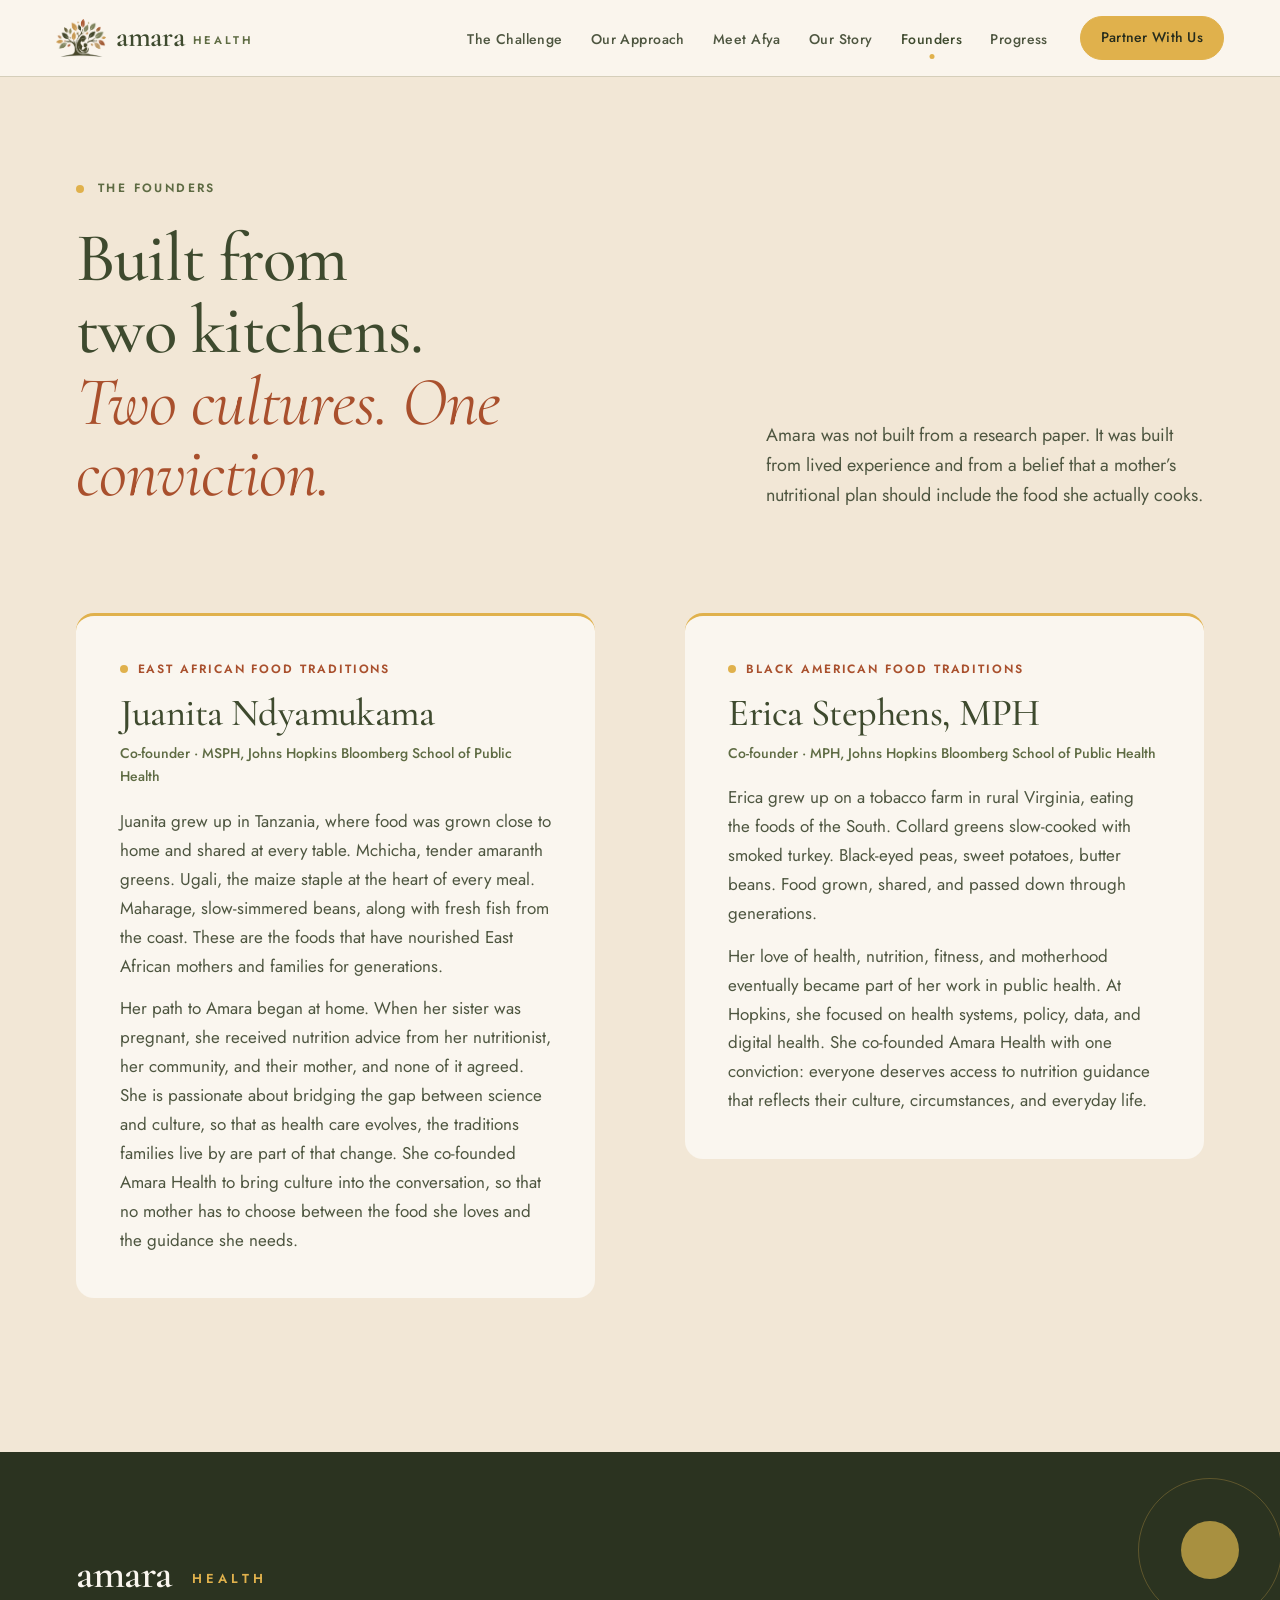
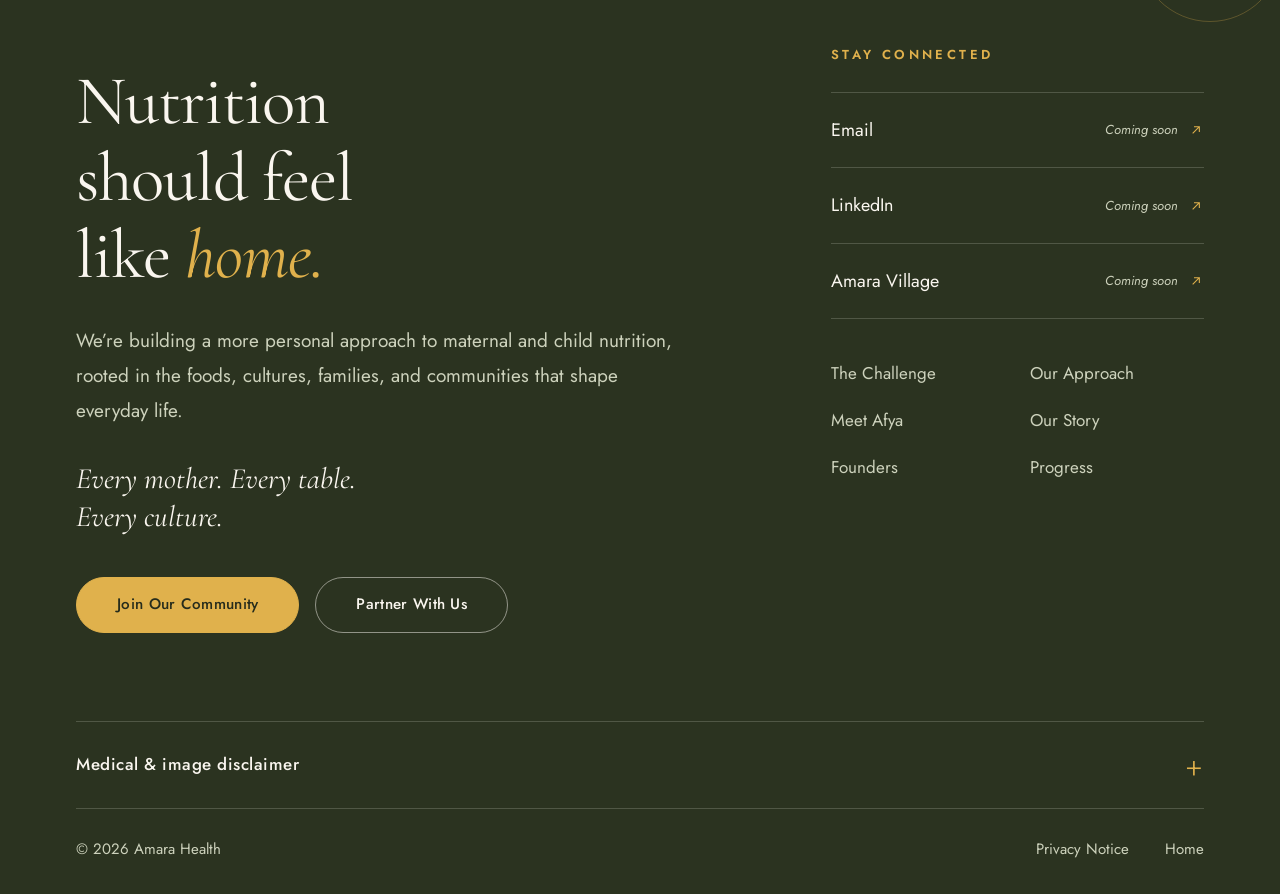
<file: founders.html>
<!DOCTYPE html>
<html lang="en">
<head>
<meta charset="UTF-8">
<meta name="viewport" content="width=device-width, initial-scale=1">
<title>Founders — Amara Health</title>
<meta name="description" content="Built from two kitchens. Two cultures. One conviction. Meet Amara&rsquo;s founders.">
<meta name="theme-color" content="#3E4A2E">
<meta name="color-scheme" content="light">

<meta property="og:type" content="website">
<meta property="og:site_name" content="Amara Health">
<meta property="og:title" content="Founders — Amara Health">
<meta property="og:description" content="Reimagining maternal nutrition through culture, science, and technology, for the first 1,000 days.">
<meta property="og:image" content="https://amara1000.netlify.app/assets/brand/og-image.jpg?v=2">
<meta property="og:image:width" content="1200">
<meta property="og:image:height" content="630">
<meta property="og:image:alt" content="Amara Health — Every table. Every kitchen. Every culture.">
<meta name="twitter:card" content="summary_large_image">
<meta name="twitter:title" content="Founders — Amara Health">
<meta name="twitter:description" content="Reimagining maternal nutrition through culture, science, and technology.">
<meta name="twitter:image" content="https://amara1000.netlify.app/assets/brand/og-image.jpg?v=2">

<link rel="icon" href="/assets/brand/amara-tree-icon.svg?v=3" type="image/svg+xml">
<link rel="icon" href="/assets/brand/amara-tree.ico?v=3" sizes="any">
<link rel="icon" href="/assets/brand/amara-tree-icon-32.png?v=3" type="image/png" sizes="32x32">
<link rel="icon" href="/assets/brand/amara-tree-icon-192.png?v=3" type="image/png" sizes="192x192">
<link rel="apple-touch-icon" href="/assets/brand/amara-tree-icon-180.png?v=3">
<link rel="manifest" href="/site.webmanifest">

<link rel="preconnect" href="https://fonts.googleapis.com">
<link rel="preconnect" href="https://fonts.gstatic.com" crossorigin>
<link href="https://fonts.googleapis.com/css2?family=Cormorant+Garamond:ital,wght@0,400;0,500;0,600;1,400;1,500&family=Jost:wght@400;500;600&display=swap" rel="stylesheet">
<link rel="stylesheet" href="/assets/css/styles.css">

<script type="application/ld+json">
{
  "@context": "https://schema.org",
  "@type": "Organization",
  "name": "Amara Health",
  "alternateName": "Amara",
  "description": "An early-stage maternal nutrition and digital health venture developing culturally inclusive nutrition support for the first 1,000 days, from pregnancy through a child's second birthday.",
  "founder": [
    {"@type": "Person", "name": "Juanita Ndyamukama"},
    {"@type": "Person", "name": "Erica Stephens"}
  ]
}
</script>
<script>
document.documentElement.classList.add('js');
/* Always open at the top: ignore remembered scroll position and any #section in the link. */
if ('scrollRestoration' in history) history.scrollRestoration = 'manual';
if (location.hash) history.replaceState(null, '', location.pathname + location.search);
window.scrollTo(0, 0);
</script>
</head>
<body>
<a class="skip-link" href="#main">Skip to content</a>

<header class="site-header is-solid" id="top">
  <div class="header-inner">
    <a class="brand" href="/" aria-label="Amara Health home"><img class="brand-tree" src="/assets/brand/amara-tree-sm.png" alt="" width="446" height="331"><span class="brand-word">amara</span><span class="brand-sub">health</span></a>
    <nav class="primary-nav" aria-label="Primary">
      <ul>
        <li><a href="/challenge">The Challenge</a></li>
        <li><a href="/approach">Our Approach</a></li>
        <li><a href="/afya">Meet Afya</a></li>
        <li><a href="/story">Our Story</a></li>
        <li><a href="/founders" aria-current="page">Founders</a></li>
        <li><a href="/progress">Progress</a></li>
      </ul>
    </nav>
    <a class="btn btn-gold btn-sm header-cta" href="/partner">Partner With Us</a>
    <button class="menu-toggle" type="button" aria-expanded="false" aria-controls="mobile-menu">
      <span class="menu-toggle-bars" aria-hidden="true"><span></span><span></span></span>
      <span class="visually-hidden">Menu</span>
    </button>
  </div>
</header>

<div class="mobile-menu" id="mobile-menu" role="dialog" aria-modal="true" aria-label="Site menu" hidden>
  <div class="mobile-menu-inner">
    <div class="mobile-menu-top">
      <a class="brand brand-light" href="/"><span class="brand-word">amara</span><span class="brand-sub">health</span></a>
      <button class="menu-close" type="button">
        <span aria-hidden="true">&times;</span><span class="visually-hidden">Close menu</span>
      </button>
    </div>
    <nav aria-label="Mobile">
      <ol class="mobile-links">
        <li><a href="/challenge"><span>01</span>The Challenge</a></li>
        <li><a href="/approach"><span>02</span>Our Approach</a></li>
        <li><a href="/afya"><span>03</span>Meet Afya</a></li>
        <li><a href="/story"><span>04</span>Our Story</a></li>
        <li><a href="/founders" aria-current="page"><span>05</span>Founders</a></li>
        <li><a href="/progress"><span>06</span>Progress</a></li>
      </ol>
    </nav>
    <a class="btn btn-gold mobile-menu-cta" href="/partner">Partner With Us</a>
    <p class="mobile-menu-foot">Every table. Every kitchen. Every culture.</p>
  </div>
</div>

<main id="main">
<section class="section section-sand founders page-first" id="founders" aria-labelledby="founders-title">
  <div class="container">
    <header class="founders-head">
      <p class="label label-dark reveal">The founders</p>
      <h1 id="founders-title" class="display reveal">Built from two kitchens.<br><em>Two cultures. One conviction.</em></h1>
      <p class="lede reveal">Amara was not built from a research paper. It was built from lived experience and from a belief that a mother&rsquo;s nutritional plan should include the food she actually cooks.</p>
    </header>

    <div class="founder-grid">
      <article class="founder founder-one">
        <div class="founder-body reveal">
          <p class="founder-kitchen">East African food traditions</p>
          <h2 class="founder-name">Juanita Ndyamukama</h2>
          <p class="founder-creds">Co-founder · MSPH, Johns Hopkins Bloomberg School of Public Health</p>
          <div class="founder-bio">
            <p>Juanita grew up in Tanzania, where food was grown close to home and shared at every table. Mchicha, tender amaranth greens. Ugali, the maize staple at the heart of every meal. Maharage, slow-simmered beans, along with fresh fish from the coast. These are the foods that have nourished East African mothers and families for generations.</p>
            <p>Her path to Amara began at home. When her sister was pregnant, she received nutrition advice from her nutritionist, her community, and their mother, and none of it agreed. She is passionate about bridging the gap between science and culture, so that as health care evolves, the traditions families live by are part of that change. She co-founded Amara Health to bring culture into the conversation, so that no mother has to choose between the food she loves and the guidance she needs.</p>
          </div>
        </div>
      </article>

      <article class="founder founder-two">
        <div class="founder-body reveal">
          <p class="founder-kitchen">Black American food traditions</p>
          <h2 class="founder-name">Erica Stephens, MPH</h2>
          <p class="founder-creds">Co-founder · MPH, Johns Hopkins Bloomberg School of Public Health</p>
          <div class="founder-bio">
            <p>Erica grew up on a tobacco farm in rural Virginia, eating the foods of the South. Collard greens slow-cooked with smoked turkey. Black-eyed peas, sweet potatoes, butter beans. Food grown, shared, and passed down through generations.</p>
            <p>Her love of health, nutrition, fitness, and motherhood eventually became part of her work in public health. At Hopkins, she focused on health systems, policy, data, and digital health. She co-founded Amara Health with one conviction: everyone deserves access to nutrition guidance that reflects their culture, circumstances, and everyday life.</p>
          </div>
        </div>
      </article>
    </div>
  </div>
</section>

</main>

<footer class="closing" aria-labelledby="closing-title">
  <span class="closing-orb" aria-hidden="true"></span>
  <div class="container">
    <div class="closing-grid">
      <div class="closing-main">
        <a class="brand brand-light closing-brand" href="/" aria-label="Amara Health home"><span class="brand-word">amara</span><span class="brand-sub">health</span></a>
        <h2 id="closing-title" class="closing-title">Nutrition should feel<br>like <em>home.</em></h2>
        <p class="closing-lede">We&rsquo;re building a more personal approach to maternal and child nutrition, rooted in the foods, cultures, families, and communities that shape everyday life.</p>
        <p class="closing-tagline">Every mother. Every table. Every culture.</p>
        <div class="closing-actions">
          <a class="btn btn-gold" href="/partner#waitlist">Join Our Community</a>
          <a class="btn btn-light" href="/partner">Partner With Us</a>
        </div>
      </div>
      <div class="closing-side">
        <p class="closing-label">Stay connected</p>
        <ul class="stay-list">
          <li><span class="stay-name">Email</span><span class="stay-soon">Coming soon <svg viewBox="0 0 24 24" width="16" height="16" aria-hidden="true"><path d="M7 17 17 7M9 7h8v8" fill="none" stroke="currentColor" stroke-width="1.6"/></svg></span></li>
          <li><span class="stay-name">LinkedIn</span><span class="stay-soon">Coming soon <svg viewBox="0 0 24 24" width="16" height="16" aria-hidden="true"><path d="M7 17 17 7M9 7h8v8" fill="none" stroke="currentColor" stroke-width="1.6"/></svg></span></li>
          <li><span class="stay-name">Amara Village</span><span class="stay-soon">Coming soon <svg viewBox="0 0 24 24" width="16" height="16" aria-hidden="true"><path d="M7 17 17 7M9 7h8v8" fill="none" stroke="currentColor" stroke-width="1.6"/></svg></span></li>
        </ul>
        <nav class="closing-nav" aria-label="Footer">
          <ul>
          <li><a href="/challenge">The Challenge</a></li>
          <li><a href="/approach">Our Approach</a></li>
          <li><a href="/afya">Meet Afya</a></li>
          <li><a href="/story">Our Story</a></li>
          <li><a href="/founders">Founders</a></li>
          <li><a href="/progress">Progress</a></li>
          </ul>
        </nav>
      </div>
    </div>

    <details class="closing-disclaimer">
      <summary>Medical &amp; image disclaimer</summary>
      <p>Content on this website is for general educational purposes only and is not medical advice, diagnosis, or treatment. Always seek the guidance of your doctor, midwife, or other qualified health provider with questions about your health or your child&rsquo;s health. If you think you may have a medical emergency, call 911.</p>
      <p>Some photographs on this site are illustrative images and do not depict Amara users, participants, or patients.</p>
    </details>

    <div class="closing-base">
      <p>&copy; <span data-year>2026</span> Amara Health</p>
      <ul>
        <li><a href="/privacy">Privacy Notice</a></li>
        <li><a href="/">Home</a></li>
      </ul>
    </div>
  </div>
</footer>

<script src="/assets/js/main.js" defer></script>
</body>
</html>
</file>
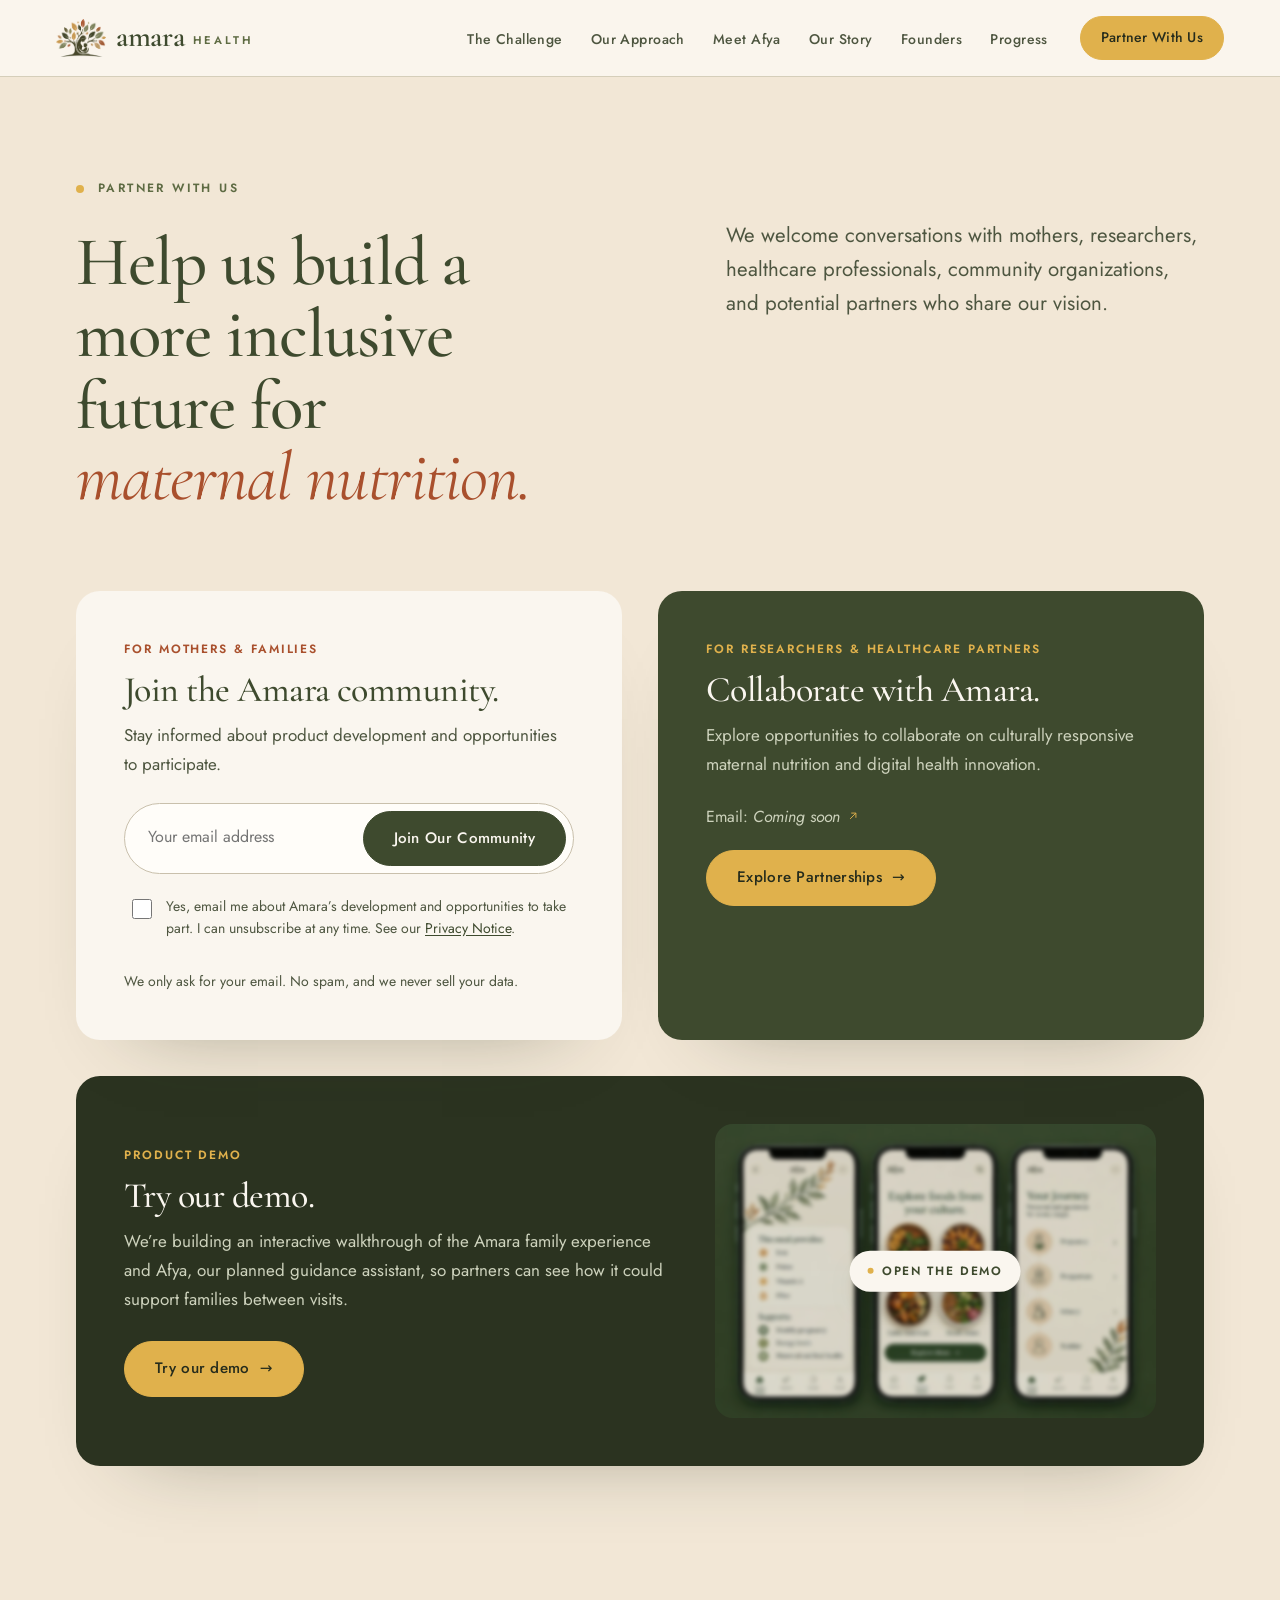
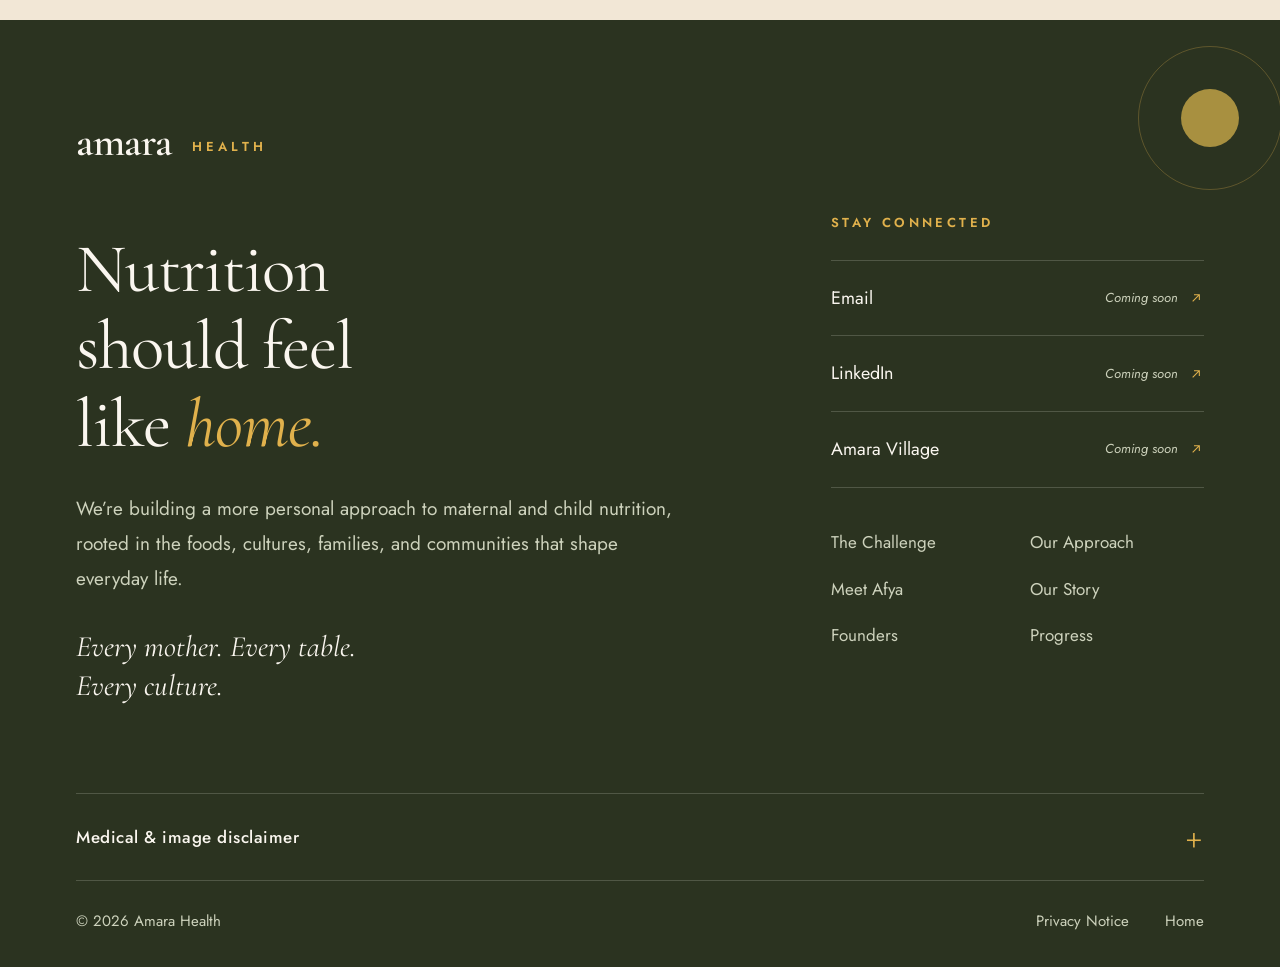
<file: partner.html>
<!DOCTYPE html>
<html lang="en">
<head>
<meta charset="UTF-8">
<meta name="viewport" content="width=device-width, initial-scale=1">
<title>Partner With Us — Amara Health</title>
<meta name="description" content="Help us build a more inclusive future for maternal nutrition. Join the Amara community or explore partnerships.">
<meta name="theme-color" content="#3E4A2E">
<meta name="color-scheme" content="light">

<meta property="og:type" content="website">
<meta property="og:site_name" content="Amara Health">
<meta property="og:title" content="Partner With Us — Amara Health">
<meta property="og:description" content="Reimagining maternal nutrition through culture, science, and technology, for the first 1,000 days.">
<meta property="og:image" content="https://amara1000.netlify.app/assets/brand/og-image.jpg?v=2">
<meta property="og:image:width" content="1200">
<meta property="og:image:height" content="630">
<meta property="og:image:alt" content="Amara Health — Every table. Every kitchen. Every culture.">
<meta name="twitter:card" content="summary_large_image">
<meta name="twitter:title" content="Partner With Us — Amara Health">
<meta name="twitter:description" content="Reimagining maternal nutrition through culture, science, and technology.">
<meta name="twitter:image" content="https://amara1000.netlify.app/assets/brand/og-image.jpg?v=2">

<link rel="icon" href="/assets/brand/amara-tree-icon.svg?v=3" type="image/svg+xml">
<link rel="icon" href="/assets/brand/amara-tree.ico?v=3" sizes="any">
<link rel="icon" href="/assets/brand/amara-tree-icon-32.png?v=3" type="image/png" sizes="32x32">
<link rel="icon" href="/assets/brand/amara-tree-icon-192.png?v=3" type="image/png" sizes="192x192">
<link rel="apple-touch-icon" href="/assets/brand/amara-tree-icon-180.png?v=3">
<link rel="manifest" href="/site.webmanifest">

<link rel="preconnect" href="https://fonts.googleapis.com">
<link rel="preconnect" href="https://fonts.gstatic.com" crossorigin>
<link href="https://fonts.googleapis.com/css2?family=Cormorant+Garamond:ital,wght@0,400;0,500;0,600;1,400;1,500&family=Jost:wght@400;500;600&display=swap" rel="stylesheet">
<link rel="stylesheet" href="/assets/css/styles.css">

<script type="application/ld+json">
{
  "@context": "https://schema.org",
  "@type": "Organization",
  "name": "Amara Health",
  "alternateName": "Amara",
  "description": "An early-stage maternal nutrition and digital health venture developing culturally inclusive nutrition support for the first 1,000 days, from pregnancy through a child's second birthday.",
  "founder": [
    {"@type": "Person", "name": "Juanita Ndyamukama"},
    {"@type": "Person", "name": "Erica Stephens"}
  ]
}
</script>
<script>
document.documentElement.classList.add('js');
/* Always open at the top: ignore remembered scroll position and any #section in the link. */
if ('scrollRestoration' in history) history.scrollRestoration = 'manual';
if (location.hash) history.replaceState(null, '', location.pathname + location.search);
window.scrollTo(0, 0);
</script>
</head>
<body>
<a class="skip-link" href="#main">Skip to content</a>

<header class="site-header is-solid" id="top">
  <div class="header-inner">
    <a class="brand" href="/" aria-label="Amara Health home"><img class="brand-tree" src="/assets/brand/amara-tree-sm.png" alt="" width="446" height="331"><span class="brand-word">amara</span><span class="brand-sub">health</span></a>
    <nav class="primary-nav" aria-label="Primary">
      <ul>
        <li><a href="/challenge">The Challenge</a></li>
        <li><a href="/approach">Our Approach</a></li>
        <li><a href="/afya">Meet Afya</a></li>
        <li><a href="/story">Our Story</a></li>
        <li><a href="/founders">Founders</a></li>
        <li><a href="/progress">Progress</a></li>
      </ul>
    </nav>
    <a class="btn btn-gold btn-sm header-cta" href="/partner" aria-current="page">Partner With Us</a>
    <button class="menu-toggle" type="button" aria-expanded="false" aria-controls="mobile-menu">
      <span class="menu-toggle-bars" aria-hidden="true"><span></span><span></span></span>
      <span class="visually-hidden">Menu</span>
    </button>
  </div>
</header>

<div class="mobile-menu" id="mobile-menu" role="dialog" aria-modal="true" aria-label="Site menu" hidden>
  <div class="mobile-menu-inner">
    <div class="mobile-menu-top">
      <a class="brand brand-light" href="/"><span class="brand-word">amara</span><span class="brand-sub">health</span></a>
      <button class="menu-close" type="button">
        <span aria-hidden="true">&times;</span><span class="visually-hidden">Close menu</span>
      </button>
    </div>
    <nav aria-label="Mobile">
      <ol class="mobile-links">
        <li><a href="/challenge"><span>01</span>The Challenge</a></li>
        <li><a href="/approach"><span>02</span>Our Approach</a></li>
        <li><a href="/afya"><span>03</span>Meet Afya</a></li>
        <li><a href="/story"><span>04</span>Our Story</a></li>
        <li><a href="/founders"><span>05</span>Founders</a></li>
        <li><a href="/progress"><span>06</span>Progress</a></li>
      </ol>
    </nav>
    <a class="btn btn-gold mobile-menu-cta" href="/partner">Partner With Us</a>
    <p class="mobile-menu-foot">Every table. Every kitchen. Every culture.</p>
  </div>
</div>

<main id="main">
<section class="section section-sand partner page-first" id="partner" aria-labelledby="partner-title">
  <div class="container">
    <header class="partner-head split-head">
      <div class="split-left">
      <p class="label label-dark reveal">Partner with us</p>
      <h1 id="partner-title" class="display reveal">Help us build a more inclusive future for <em>maternal nutrition.</em></h1>
      </div>
      <div class="split-right">
      <p class="lede reveal">We welcome conversations with mothers, researchers, healthcare professionals, community organizations, and potential partners who share our vision.</p>
          </div>
    </header>

    <div class="paths">
      <article class="path path-community reveal" id="waitlist" aria-labelledby="path-community">
        <p class="path-kicker">For mothers &amp; families</p>
        <h2 id="path-community" class="path-title">Join the Amara community.</h2>
        <p>Stay informed about product development and opportunities to participate.</p>
    <form class="js-form waitlist-form" id="waitlist-form" data-endpoint="/api/waitlist" name="waitlist" method="POST" data-netlify="true" netlify-honeypot="website" novalidate>
        <input type="hidden" name="form-name" value="waitlist">
      <div class="waitlist-row">
        <div class="field">
          <label for="w-email" class="visually-hidden">Email address</label>
          <input id="w-email" name="email" type="email" autocomplete="email" placeholder="Your email address" required maxlength="254">
        </div>
        <button class="btn btn-olive" type="submit"><span class="btn-label">Join Our Community</span><span class="spinner" aria-hidden="true"></span></button>
      </div>
      <p class="field-error" id="w-email-err"></p>
      <div class="field field-check">
        <input id="w-consent" name="consent" type="checkbox" required>
        <label for="w-consent">Yes, email me about Amara&rsquo;s development and opportunities to take part. I can unsubscribe at any time. See our <a href="/privacy">Privacy Notice</a>.</label>
        <p class="field-error" id="w-consent-err"></p>
      </div>
      <div class="hp" aria-hidden="true">
        <label for="w-website">Leave this field empty</label>
        <input id="w-website" name="website" type="text" tabindex="-1" autocomplete="off">
      </div>
      <p class="form-status" role="status" aria-live="polite"></p>
    </form>
        <p class="fine">We only ask for your email. No spam, and we never sell your data.</p>
      </article>

      <article class="path path-partners reveal" aria-labelledby="path-partners">
        <p class="path-kicker">For researchers &amp; healthcare partners</p>
        <h2 id="path-partners" class="path-title">Collaborate with Amara.</h2>
        <p>Explore opportunities to collaborate on culturally responsive maternal nutrition and digital health innovation.</p>
        <p class="path-contact">Email: <span class="is-soon">Coming soon <svg viewBox="0 0 24 24" width="14" height="14" aria-hidden="true"><path d="M7 17 17 7M9 7h8v8" fill="none" stroke="currentColor" stroke-width="1.6"/></svg></span></p>
        <button class="btn btn-olive path-toggle" type="button" aria-expanded="false" aria-controls="partner-panel">Explore Partnerships <span class="btn-arrow" aria-hidden="true">&rarr;</span></button>
        <div class="partner-panel" id="partner-panel" hidden>
      <form class="js-form" id="partner-form" data-endpoint="/api/partner" name="partner" method="POST" data-netlify="true" netlify-honeypot="website" novalidate>
        <input type="hidden" name="form-name" value="partner">
        <div class="field-row">
          <div class="field">
            <label for="p-first">First name</label>
            <input id="p-first" name="firstName" type="text" autocomplete="given-name" required maxlength="80">
            <p class="field-error" id="p-first-err"></p>
          </div>
          <div class="field">
            <label for="p-last">Last name</label>
            <input id="p-last" name="lastName" type="text" autocomplete="family-name" required maxlength="80">
            <p class="field-error" id="p-last-err"></p>
          </div>
        </div>
        <div class="field">
          <label for="p-email">Work email</label>
          <input id="p-email" name="email" type="email" autocomplete="email" required maxlength="254">
          <p class="field-error" id="p-email-err"></p>
        </div>
        <div class="field-row">
          <div class="field">
            <label for="p-org">Organization</label>
            <input id="p-org" name="organization" type="text" autocomplete="organization" required maxlength="160">
            <p class="field-error" id="p-org-err"></p>
          </div>
          <div class="field">
            <label for="p-type">Organization type</label>
            <select id="p-type" name="orgType" required>
              <option value="">Select one</option>
              <option>Health system or hospital</option>
              <option>Maternal health program</option>
              <option>Community health organization</option>
              <option>Health plan or payer</option>
              <option>Research or academic</option>
              <option>Investor or funder</option>
              <option>Other</option>
            </select>
            <p class="field-error" id="p-type-err"></p>
          </div>
        </div>
        <div class="field">
          <label for="p-msg">How would you like to work together? <span class="optional">(optional)</span></label>
          <textarea id="p-msg" name="message" rows="4" maxlength="2000"></textarea>
          <p class="field-error" id="p-msg-err"></p>
        </div>
        <div class="field field-check">
          <input id="p-consent" name="consent" type="checkbox" required>
          <label for="p-consent">I agree that Amara Health may use this information to respond to my inquiry, as described in the <a href="/privacy">Privacy Notice</a>.</label>
          <p class="field-error" id="p-consent-err"></p>
        </div>
        <div class="hp" aria-hidden="true">
          <label for="p-website">Leave this field empty</label>
          <input id="p-website" name="website" type="text" tabindex="-1" autocomplete="off">
        </div>
        <button class="btn btn-gold btn-block" type="submit"><span class="btn-label">Send Inquiry</span><span class="spinner" aria-hidden="true"></span></button>
        <p class="form-status" role="status" aria-live="polite"></p>
      </form>
        </div>
      </article>
    </div>

    <article class="demo reveal" id="demo" aria-labelledby="demo-title">
      <div class="demo-copy">
        <p class="path-kicker">Product demo</p>
        <h2 id="demo-title" class="path-title">Try our demo.</h2>
        <p>We&rsquo;re building an interactive walkthrough of the Amara family experience and Afya, our planned guidance assistant, so partners can see how it could support families between visits.</p>
        <div class="demo-actions">
          <a class="btn btn-gold" href="https://bloom-three-pi.vercel.app" target="_blank" rel="noopener">Try our demo <span class="btn-arrow" aria-hidden="true">&rarr;</span><span class="visually-hidden"> (opens in a new tab)</span></a>
        </div>
      </div>
      <a class="demo-visual" href="https://bloom-three-pi.vercel.app" target="_blank" rel="noopener" tabindex="-1" aria-hidden="true">
        <img src="/assets/img/g-flora-screens-800.jpg" alt="" width="800" height="533" loading="lazy">
        <span class="demo-pill"><span class="demo-dot"></span>Open the demo</span>
      </a>
    </article>
  </div>
</section>

</main>

<footer class="closing" aria-labelledby="closing-title">
  <span class="closing-orb" aria-hidden="true"></span>
  <div class="container">
    <div class="closing-grid">
      <div class="closing-main">
        <a class="brand brand-light closing-brand" href="/" aria-label="Amara Health home"><span class="brand-word">amara</span><span class="brand-sub">health</span></a>
        <h2 id="closing-title" class="closing-title">Nutrition should feel<br>like <em>home.</em></h2>
        <p class="closing-lede">We&rsquo;re building a more personal approach to maternal and child nutrition, rooted in the foods, cultures, families, and communities that shape everyday life.</p>
        <p class="closing-tagline">Every mother. Every table. Every culture.</p>
      </div>
      <div class="closing-side">
        <p class="closing-label">Stay connected</p>
        <ul class="stay-list">
          <li><span class="stay-name">Email</span><span class="stay-soon">Coming soon <svg viewBox="0 0 24 24" width="16" height="16" aria-hidden="true"><path d="M7 17 17 7M9 7h8v8" fill="none" stroke="currentColor" stroke-width="1.6"/></svg></span></li>
          <li><span class="stay-name">LinkedIn</span><span class="stay-soon">Coming soon <svg viewBox="0 0 24 24" width="16" height="16" aria-hidden="true"><path d="M7 17 17 7M9 7h8v8" fill="none" stroke="currentColor" stroke-width="1.6"/></svg></span></li>
          <li><span class="stay-name">Amara Village</span><span class="stay-soon">Coming soon <svg viewBox="0 0 24 24" width="16" height="16" aria-hidden="true"><path d="M7 17 17 7M9 7h8v8" fill="none" stroke="currentColor" stroke-width="1.6"/></svg></span></li>
        </ul>
        <nav class="closing-nav" aria-label="Footer">
          <ul>
          <li><a href="/challenge">The Challenge</a></li>
          <li><a href="/approach">Our Approach</a></li>
          <li><a href="/afya">Meet Afya</a></li>
          <li><a href="/story">Our Story</a></li>
          <li><a href="/founders">Founders</a></li>
          <li><a href="/progress">Progress</a></li>
          </ul>
        </nav>
      </div>
    </div>

    <details class="closing-disclaimer">
      <summary>Medical &amp; image disclaimer</summary>
      <p>Content on this website is for general educational purposes only and is not medical advice, diagnosis, or treatment. Always seek the guidance of your doctor, midwife, or other qualified health provider with questions about your health or your child&rsquo;s health. If you think you may have a medical emergency, call 911.</p>
      <p>Some photographs on this site are illustrative images and do not depict Amara users, participants, or patients.</p>
    </details>

    <div class="closing-base">
      <p>&copy; <span data-year>2026</span> Amara Health</p>
      <ul>
        <li><a href="/privacy">Privacy Notice</a></li>
        <li><a href="/">Home</a></li>
      </ul>
    </div>
  </div>
</footer>

<script src="/assets/js/main.js" defer></script>
</body>
</html>
</file>
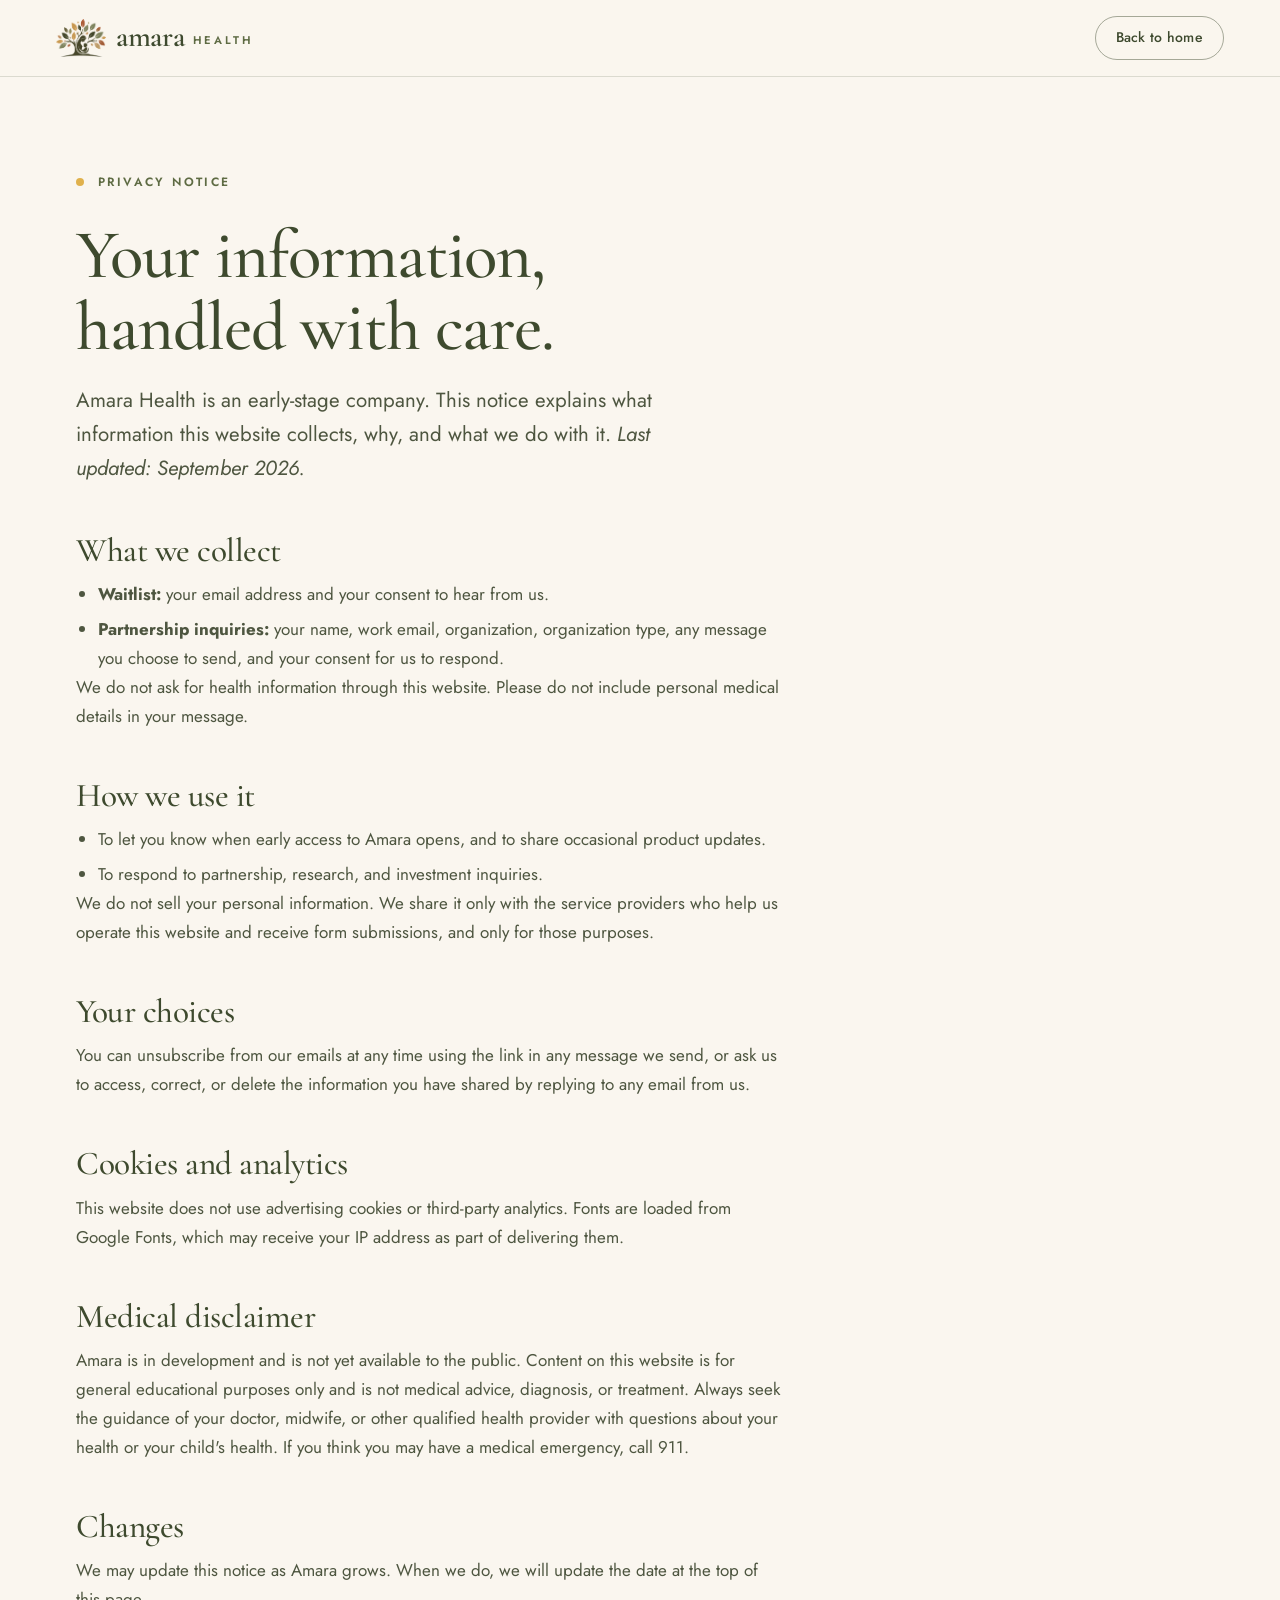
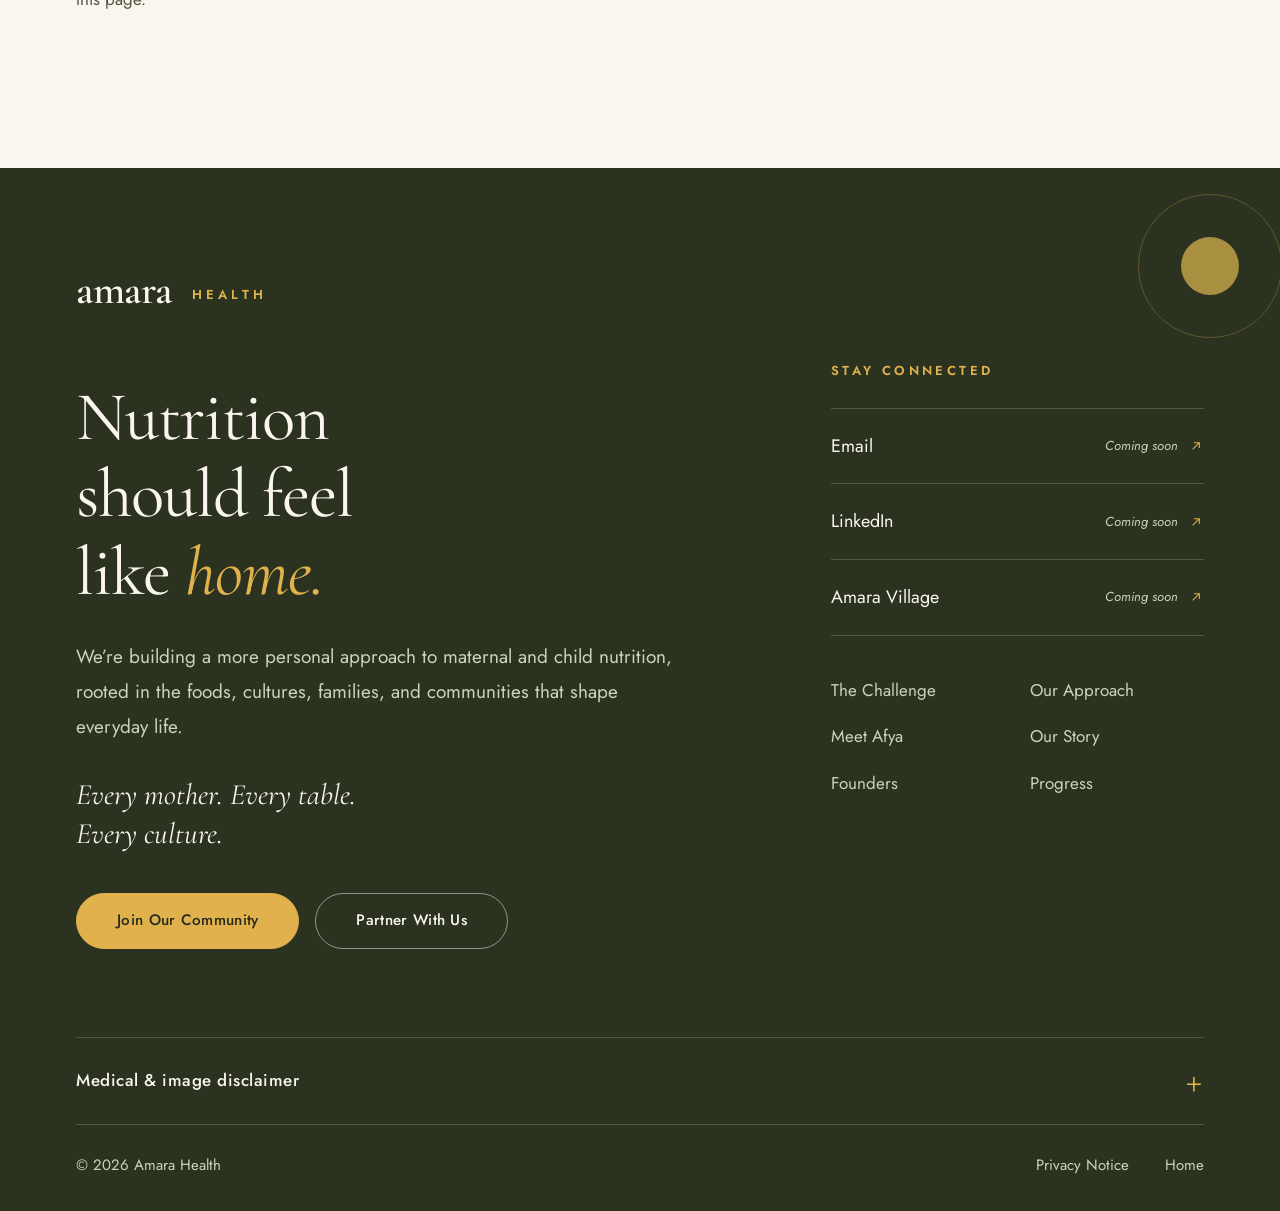
<file: privacy.html>
<!DOCTYPE html>
<html lang="en">
<head>
<meta charset="UTF-8">
<meta name="viewport" content="width=device-width, initial-scale=1">
<title>Privacy Notice — Amara Health</title>
<meta name="description" content="How Amara Health handles the information you share through this website.">
<meta name="theme-color" content="#3E4A2E">
<link rel="icon" href="/assets/brand/amara-tree-icon.svg?v=3" type="image/svg+xml">
<link rel="icon" href="/assets/brand/amara-tree.ico?v=3" sizes="any">
<link rel="icon" href="/assets/brand/amara-tree-icon-32.png?v=3" type="image/png" sizes="32x32">
<link rel="icon" href="/assets/brand/amara-tree-icon-192.png?v=3" type="image/png" sizes="192x192">
<link rel="apple-touch-icon" href="/assets/brand/amara-tree-icon-180.png?v=3">
<link rel="manifest" href="/site.webmanifest">
<link rel="preconnect" href="https://fonts.googleapis.com">
<link rel="preconnect" href="https://fonts.gstatic.com" crossorigin>
<link href="https://fonts.googleapis.com/css2?family=Cormorant+Garamond:ital,wght@0,400;0,500;0,600;1,400;1,500&family=Jost:wght@400;500;600&display=swap" rel="stylesheet">
<link rel="stylesheet" href="/assets/css/styles.css">
</head>
<body>
<a class="skip-link" href="#main">Skip to content</a>

<header class="site-header is-solid">
  <div class="header-inner">
    <a class="brand" href="/" aria-label="Amara Health home">
      <img class="brand-tree" src="/assets/brand/amara-tree-sm.png" alt="" width="446" height="331">
      <span class="brand-word">amara</span><span class="brand-sub">health</span>
    </a>
    <a class="btn btn-outline btn-sm header-back" href="/">Back to home</a>
  </div>
</header>

<main id="main" class="page-simple">
  <div class="container">
    <p class="label label-dark">Privacy Notice</p>
    <h1 class="display">Your information, handled with care.</h1>
    <div class="prose">
      <p class="lede">Amara Health is an early-stage company. This notice explains what information this website collects, why, and what we do with it. <em>Last updated: September 2026.</em></p>

      <h2>What we collect</h2>
      <ul>
        <li><strong>Waitlist:</strong> your email address and your consent to hear from us.</li>
        <li><strong>Partnership inquiries:</strong> your name, work email, organization, organization type, any message you choose to send, and your consent for us to respond.</li>
      </ul>
      <p>We do not ask for health information through this website. Please do not include personal medical details in your message.</p>

      <h2>How we use it</h2>
      <ul>
        <li>To let you know when early access to Amara opens, and to share occasional product updates.</li>
        <li>To respond to partnership, research, and investment inquiries.</li>
      </ul>
      <p>We do not sell your personal information. We share it only with the service providers who help us operate this website and receive form submissions, and only for those purposes.</p>

      <h2>Your choices</h2>
      <p>You can unsubscribe from our emails at any time using the link in any message we send, or ask us to access, correct, or delete the information you have shared by replying to any email from us.</p>

      <h2>Cookies and analytics</h2>
      <p>This website does not use advertising cookies or third-party analytics. Fonts are loaded from Google Fonts, which may receive your IP address as part of delivering them.</p>

      <h2>Medical disclaimer</h2>
      <p>Amara is in development and is not yet available to the public. Content on this website is for general educational purposes only and is not medical advice, diagnosis, or treatment. Always seek the guidance of your doctor, midwife, or other qualified health provider with questions about your health or your child's health. If you think you may have a medical emergency, call 911.</p>

      <h2>Changes</h2>
      <p>We may update this notice as Amara grows. When we do, we will update the date at the top of this page.</p>
    </div>
  </div>
</main>

<footer class="closing" aria-labelledby="closing-title">
  <span class="closing-orb" aria-hidden="true"></span>
  <div class="container">
    <div class="closing-grid">
      <div class="closing-main">
        <a class="brand brand-light closing-brand" href="/" aria-label="Amara Health home"><span class="brand-word">amara</span><span class="brand-sub">health</span></a>
        <h2 id="closing-title" class="closing-title">Nutrition should feel<br>like <em>home.</em></h2>
        <p class="closing-lede">We&rsquo;re building a more personal approach to maternal and child nutrition, rooted in the foods, cultures, families, and communities that shape everyday life.</p>
        <p class="closing-tagline">Every mother. Every table. Every culture.</p>
        <div class="closing-actions">
          <a class="btn btn-gold" href="/partner#waitlist">Join Our Community</a>
          <a class="btn btn-light" href="/partner">Partner With Us</a>
        </div>
      </div>
      <div class="closing-side">
        <p class="closing-label">Stay connected</p>
        <ul class="stay-list">
          <li><span class="stay-name">Email</span><span class="stay-soon">Coming soon <svg viewBox="0 0 24 24" width="16" height="16" aria-hidden="true"><path d="M7 17 17 7M9 7h8v8" fill="none" stroke="currentColor" stroke-width="1.6"/></svg></span></li>
          <li><span class="stay-name">LinkedIn</span><span class="stay-soon">Coming soon <svg viewBox="0 0 24 24" width="16" height="16" aria-hidden="true"><path d="M7 17 17 7M9 7h8v8" fill="none" stroke="currentColor" stroke-width="1.6"/></svg></span></li>
          <li><span class="stay-name">Amara Village</span><span class="stay-soon">Coming soon <svg viewBox="0 0 24 24" width="16" height="16" aria-hidden="true"><path d="M7 17 17 7M9 7h8v8" fill="none" stroke="currentColor" stroke-width="1.6"/></svg></span></li>
        </ul>
        <nav class="closing-nav" aria-label="Footer">
          <ul>
          <li><a href="/challenge">The Challenge</a></li>
          <li><a href="/approach">Our Approach</a></li>
          <li><a href="/afya">Meet Afya</a></li>
          <li><a href="/story">Our Story</a></li>
          <li><a href="/founders">Founders</a></li>
          <li><a href="/progress">Progress</a></li>
          </ul>
        </nav>
      </div>
    </div>

    <details class="closing-disclaimer">
      <summary>Medical &amp; image disclaimer</summary>
      <p>Content on this website is for general educational purposes only and is not medical advice, diagnosis, or treatment. Always seek the guidance of your doctor, midwife, or other qualified health provider with questions about your health or your child&rsquo;s health. If you think you may have a medical emergency, call 911.</p>
      <p>Some photographs on this site are illustrative images and do not depict Amara users, participants, or patients.</p>
    </details>

    <div class="closing-base">
      <p>&copy; <span data-year>2026</span> Amara Health</p>
      <ul>
        <li><a href="/privacy">Privacy Notice</a></li>
        <li><a href="/">Home</a></li>
      </ul>
    </div>
  </div>
</footer>

<script src="/assets/js/main.js" defer></script>
</body>
</html>
</file>
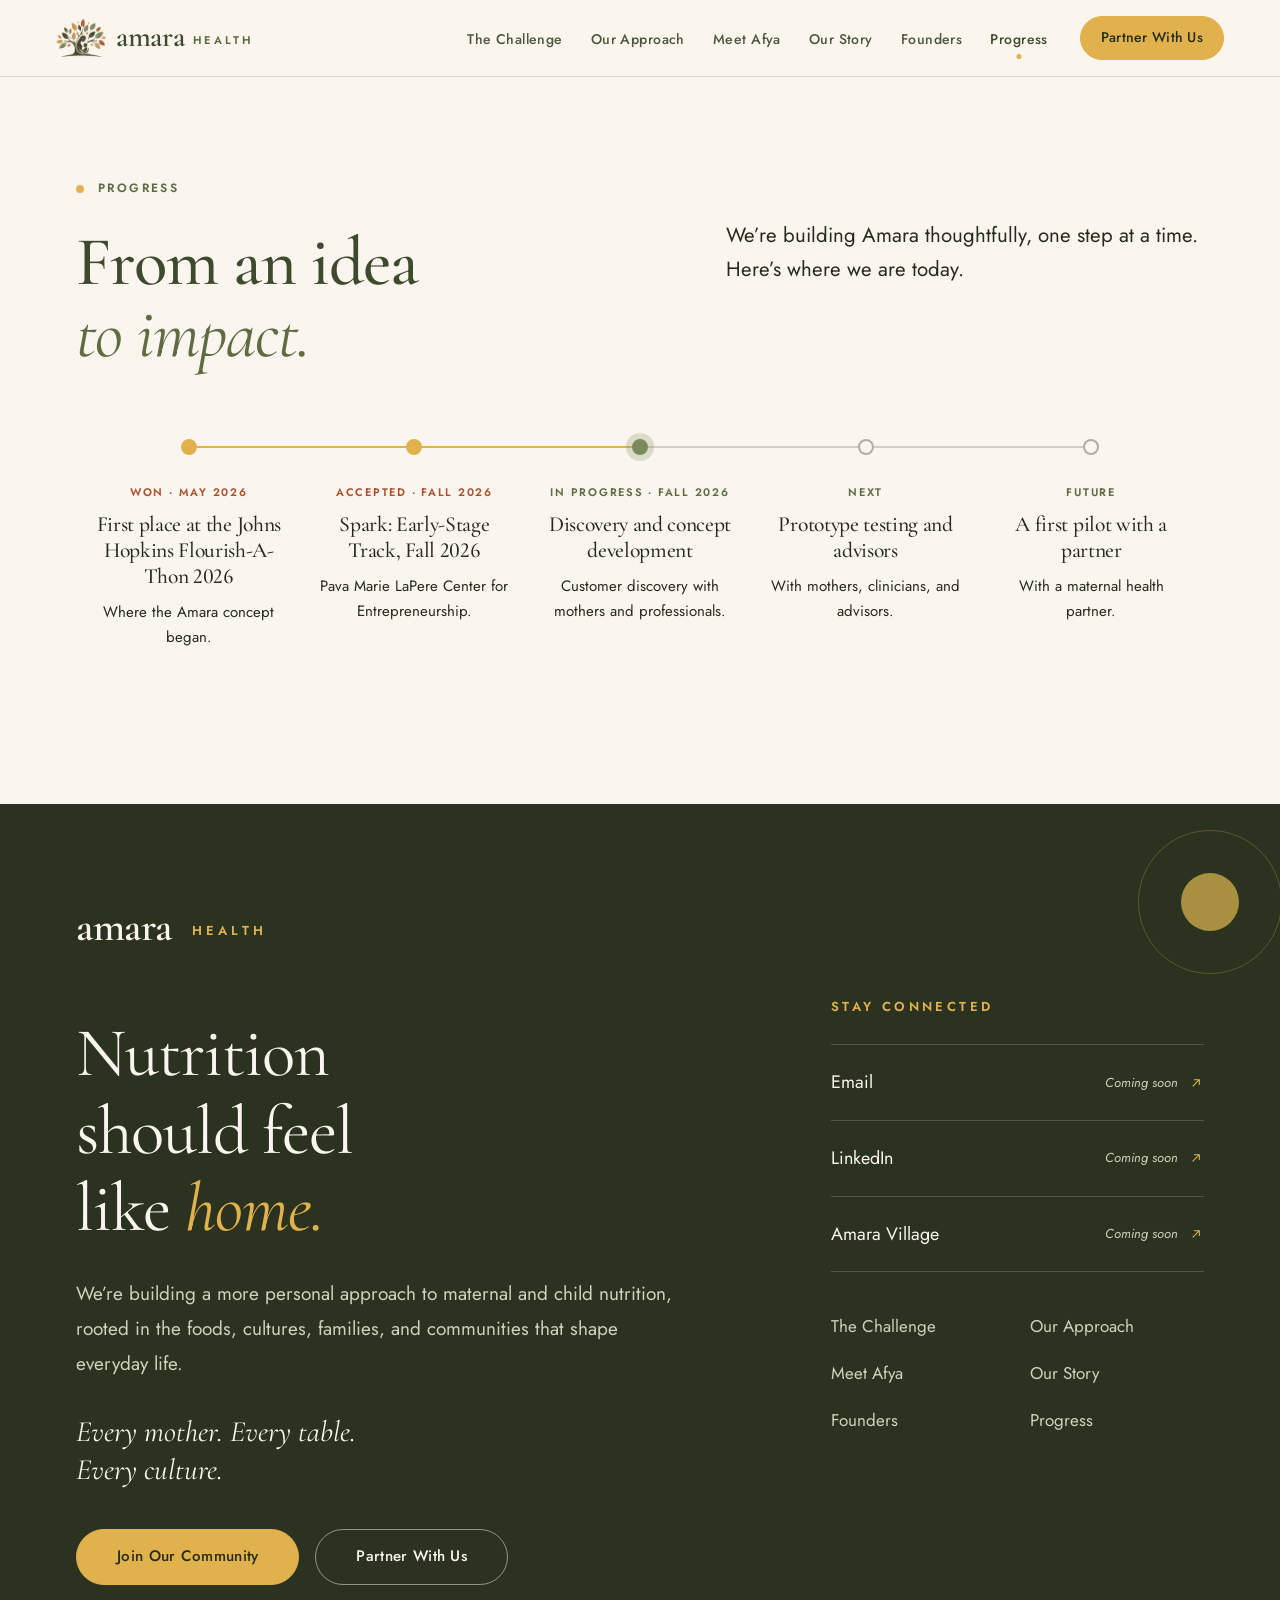
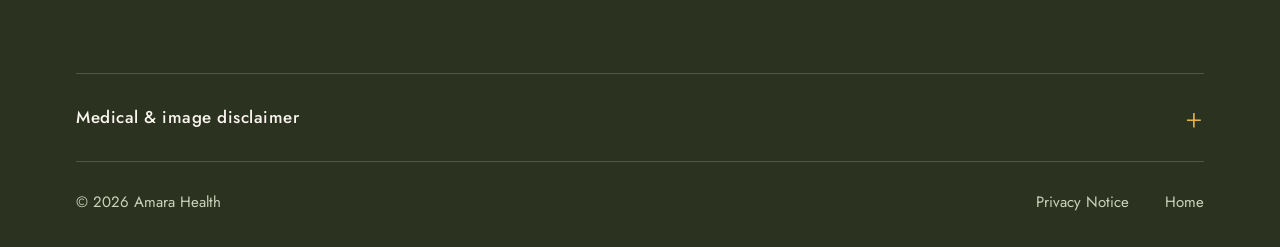
<file: progress.html>
<!DOCTYPE html>
<html lang="en">
<head>
<meta charset="UTF-8">
<meta name="viewport" content="width=device-width, initial-scale=1">
<title>Progress — Amara Health</title>
<meta name="description" content="From an idea to impact: Amara&rsquo;s milestones, including first place at the Johns Hopkins Flourish-A-Thon 2026 and the Spark Fall 2026 cohort.">
<meta name="theme-color" content="#3E4A2E">
<meta name="color-scheme" content="light">

<meta property="og:type" content="website">
<meta property="og:site_name" content="Amara Health">
<meta property="og:title" content="Progress — Amara Health">
<meta property="og:description" content="Reimagining maternal nutrition through culture, science, and technology, for the first 1,000 days.">
<meta property="og:image" content="https://amara1000.netlify.app/assets/brand/og-image.jpg?v=2">
<meta property="og:image:width" content="1200">
<meta property="og:image:height" content="630">
<meta property="og:image:alt" content="Amara Health — Every table. Every kitchen. Every culture.">
<meta name="twitter:card" content="summary_large_image">
<meta name="twitter:title" content="Progress — Amara Health">
<meta name="twitter:description" content="Reimagining maternal nutrition through culture, science, and technology.">
<meta name="twitter:image" content="https://amara1000.netlify.app/assets/brand/og-image.jpg?v=2">

<link rel="icon" href="/assets/brand/amara-tree-icon.svg?v=3" type="image/svg+xml">
<link rel="icon" href="/assets/brand/amara-tree.ico?v=3" sizes="any">
<link rel="icon" href="/assets/brand/amara-tree-icon-32.png?v=3" type="image/png" sizes="32x32">
<link rel="icon" href="/assets/brand/amara-tree-icon-192.png?v=3" type="image/png" sizes="192x192">
<link rel="apple-touch-icon" href="/assets/brand/amara-tree-icon-180.png?v=3">
<link rel="manifest" href="/site.webmanifest">

<link rel="preconnect" href="https://fonts.googleapis.com">
<link rel="preconnect" href="https://fonts.gstatic.com" crossorigin>
<link href="https://fonts.googleapis.com/css2?family=Cormorant+Garamond:ital,wght@0,400;0,500;0,600;1,400;1,500&family=Jost:wght@400;500;600&display=swap" rel="stylesheet">
<link rel="stylesheet" href="/assets/css/styles.css">

<script type="application/ld+json">
{
  "@context": "https://schema.org",
  "@type": "Organization",
  "name": "Amara Health",
  "alternateName": "Amara",
  "description": "An early-stage maternal nutrition and digital health venture developing culturally inclusive nutrition support for the first 1,000 days, from pregnancy through a child's second birthday.",
  "founder": [
    {"@type": "Person", "name": "Juanita Ndyamukama"},
    {"@type": "Person", "name": "Erica Stephens"}
  ]
}
</script>
<script>
document.documentElement.classList.add('js');
/* Always open at the top: ignore remembered scroll position and any #section in the link. */
if ('scrollRestoration' in history) history.scrollRestoration = 'manual';
if (location.hash) history.replaceState(null, '', location.pathname + location.search);
window.scrollTo(0, 0);
</script>
</head>
<body>
<a class="skip-link" href="#main">Skip to content</a>

<header class="site-header is-solid" id="top">
  <div class="header-inner">
    <a class="brand" href="/" aria-label="Amara Health home"><img class="brand-tree" src="/assets/brand/amara-tree-sm.png" alt="" width="446" height="331"><span class="brand-word">amara</span><span class="brand-sub">health</span></a>
    <nav class="primary-nav" aria-label="Primary">
      <ul>
        <li><a href="/challenge">The Challenge</a></li>
        <li><a href="/approach">Our Approach</a></li>
        <li><a href="/afya">Meet Afya</a></li>
        <li><a href="/story">Our Story</a></li>
        <li><a href="/founders">Founders</a></li>
        <li><a href="/progress" aria-current="page">Progress</a></li>
      </ul>
    </nav>
    <a class="btn btn-gold btn-sm header-cta" href="/partner">Partner With Us</a>
    <button class="menu-toggle" type="button" aria-expanded="false" aria-controls="mobile-menu">
      <span class="menu-toggle-bars" aria-hidden="true"><span></span><span></span></span>
      <span class="visually-hidden">Menu</span>
    </button>
  </div>
</header>

<div class="mobile-menu" id="mobile-menu" role="dialog" aria-modal="true" aria-label="Site menu" hidden>
  <div class="mobile-menu-inner">
    <div class="mobile-menu-top">
      <a class="brand brand-light" href="/"><span class="brand-word">amara</span><span class="brand-sub">health</span></a>
      <button class="menu-close" type="button">
        <span aria-hidden="true">&times;</span><span class="visually-hidden">Close menu</span>
      </button>
    </div>
    <nav aria-label="Mobile">
      <ol class="mobile-links">
        <li><a href="/challenge"><span>01</span>The Challenge</a></li>
        <li><a href="/approach"><span>02</span>Our Approach</a></li>
        <li><a href="/afya"><span>03</span>Meet Afya</a></li>
        <li><a href="/story"><span>04</span>Our Story</a></li>
        <li><a href="/founders"><span>05</span>Founders</a></li>
        <li><a href="/progress" aria-current="page"><span>06</span>Progress</a></li>
      </ol>
    </nav>
    <a class="btn btn-gold mobile-menu-cta" href="/partner">Partner With Us</a>
    <p class="mobile-menu-foot">Every table. Every kitchen. Every culture.</p>
  </div>
</div>

<main id="main">
<section class="section section-cream progress page-first" id="progress" aria-labelledby="progress-title">
  <div class="container">
    <header class="progress-head split-head">
      <div class="split-left">
      <p class="label reveal">Progress</p>
      <h1 id="progress-title" class="display reveal">From an idea <em>to impact.</em></h1>
      </div>
      <div class="split-right">
      <p class="lede reveal">We&rsquo;re building Amara thoughtfully, one step at a time. Here&rsquo;s where we are today.</p>
          </div>
    </header>

    <ol class="milestones">
      <li class="milestone is-done reveal">
        <p class="ms-status">Won · May 2026</p>
        <h2>First place at the Johns Hopkins Flourish-A-Thon 2026</h2>
        <p>Where the Amara concept began.</p>
      </li>
      <li class="milestone is-done reveal">
        <p class="ms-status">Accepted · Fall 2026</p>
        <h2>Spark: Early-Stage Track, Fall 2026</h2>
        <p>Pava Marie LaPere Center for Entrepreneurship.</p>
      </li>
      <li class="milestone is-now reveal">
        <p class="ms-status">In progress · Fall 2026</p>
        <h2>Discovery and concept development</h2>
        <p>Customer discovery with mothers and professionals.</p>
      </li>
      <li class="milestone is-next reveal">
        <p class="ms-status">Next</p>
        <h2>Prototype testing and advisors</h2>
        <p>With mothers, clinicians, and advisors.</p>
      </li>
      <li class="milestone is-next reveal">
        <p class="ms-status">Future</p>
        <h2>A first pilot with a partner</h2>
        <p>With a maternal health partner.</p>
      </li>
    </ol>


  </div>
</section>

</main>

<footer class="closing" aria-labelledby="closing-title">
  <span class="closing-orb" aria-hidden="true"></span>
  <div class="container">
    <div class="closing-grid">
      <div class="closing-main">
        <a class="brand brand-light closing-brand" href="/" aria-label="Amara Health home"><span class="brand-word">amara</span><span class="brand-sub">health</span></a>
        <h2 id="closing-title" class="closing-title">Nutrition should feel<br>like <em>home.</em></h2>
        <p class="closing-lede">We&rsquo;re building a more personal approach to maternal and child nutrition, rooted in the foods, cultures, families, and communities that shape everyday life.</p>
        <p class="closing-tagline">Every mother. Every table. Every culture.</p>
        <div class="closing-actions">
          <a class="btn btn-gold" href="/partner#waitlist">Join Our Community</a>
          <a class="btn btn-light" href="/partner">Partner With Us</a>
        </div>
      </div>
      <div class="closing-side">
        <p class="closing-label">Stay connected</p>
        <ul class="stay-list">
          <li><span class="stay-name">Email</span><span class="stay-soon">Coming soon <svg viewBox="0 0 24 24" width="16" height="16" aria-hidden="true"><path d="M7 17 17 7M9 7h8v8" fill="none" stroke="currentColor" stroke-width="1.6"/></svg></span></li>
          <li><span class="stay-name">LinkedIn</span><span class="stay-soon">Coming soon <svg viewBox="0 0 24 24" width="16" height="16" aria-hidden="true"><path d="M7 17 17 7M9 7h8v8" fill="none" stroke="currentColor" stroke-width="1.6"/></svg></span></li>
          <li><span class="stay-name">Amara Village</span><span class="stay-soon">Coming soon <svg viewBox="0 0 24 24" width="16" height="16" aria-hidden="true"><path d="M7 17 17 7M9 7h8v8" fill="none" stroke="currentColor" stroke-width="1.6"/></svg></span></li>
        </ul>
        <nav class="closing-nav" aria-label="Footer">
          <ul>
          <li><a href="/challenge">The Challenge</a></li>
          <li><a href="/approach">Our Approach</a></li>
          <li><a href="/afya">Meet Afya</a></li>
          <li><a href="/story">Our Story</a></li>
          <li><a href="/founders">Founders</a></li>
          <li><a href="/progress">Progress</a></li>
          </ul>
        </nav>
      </div>
    </div>

    <details class="closing-disclaimer">
      <summary>Medical &amp; image disclaimer</summary>
      <p>Content on this website is for general educational purposes only and is not medical advice, diagnosis, or treatment. Always seek the guidance of your doctor, midwife, or other qualified health provider with questions about your health or your child&rsquo;s health. If you think you may have a medical emergency, call 911.</p>
      <p>Some photographs on this site are illustrative images and do not depict Amara users, participants, or patients.</p>
    </details>

    <div class="closing-base">
      <p>&copy; <span data-year>2026</span> Amara Health</p>
      <ul>
        <li><a href="/privacy">Privacy Notice</a></li>
        <li><a href="/">Home</a></li>
      </ul>
    </div>
  </div>
</footer>

<script src="/assets/js/main.js" defer></script>
</body>
</html>
</file>
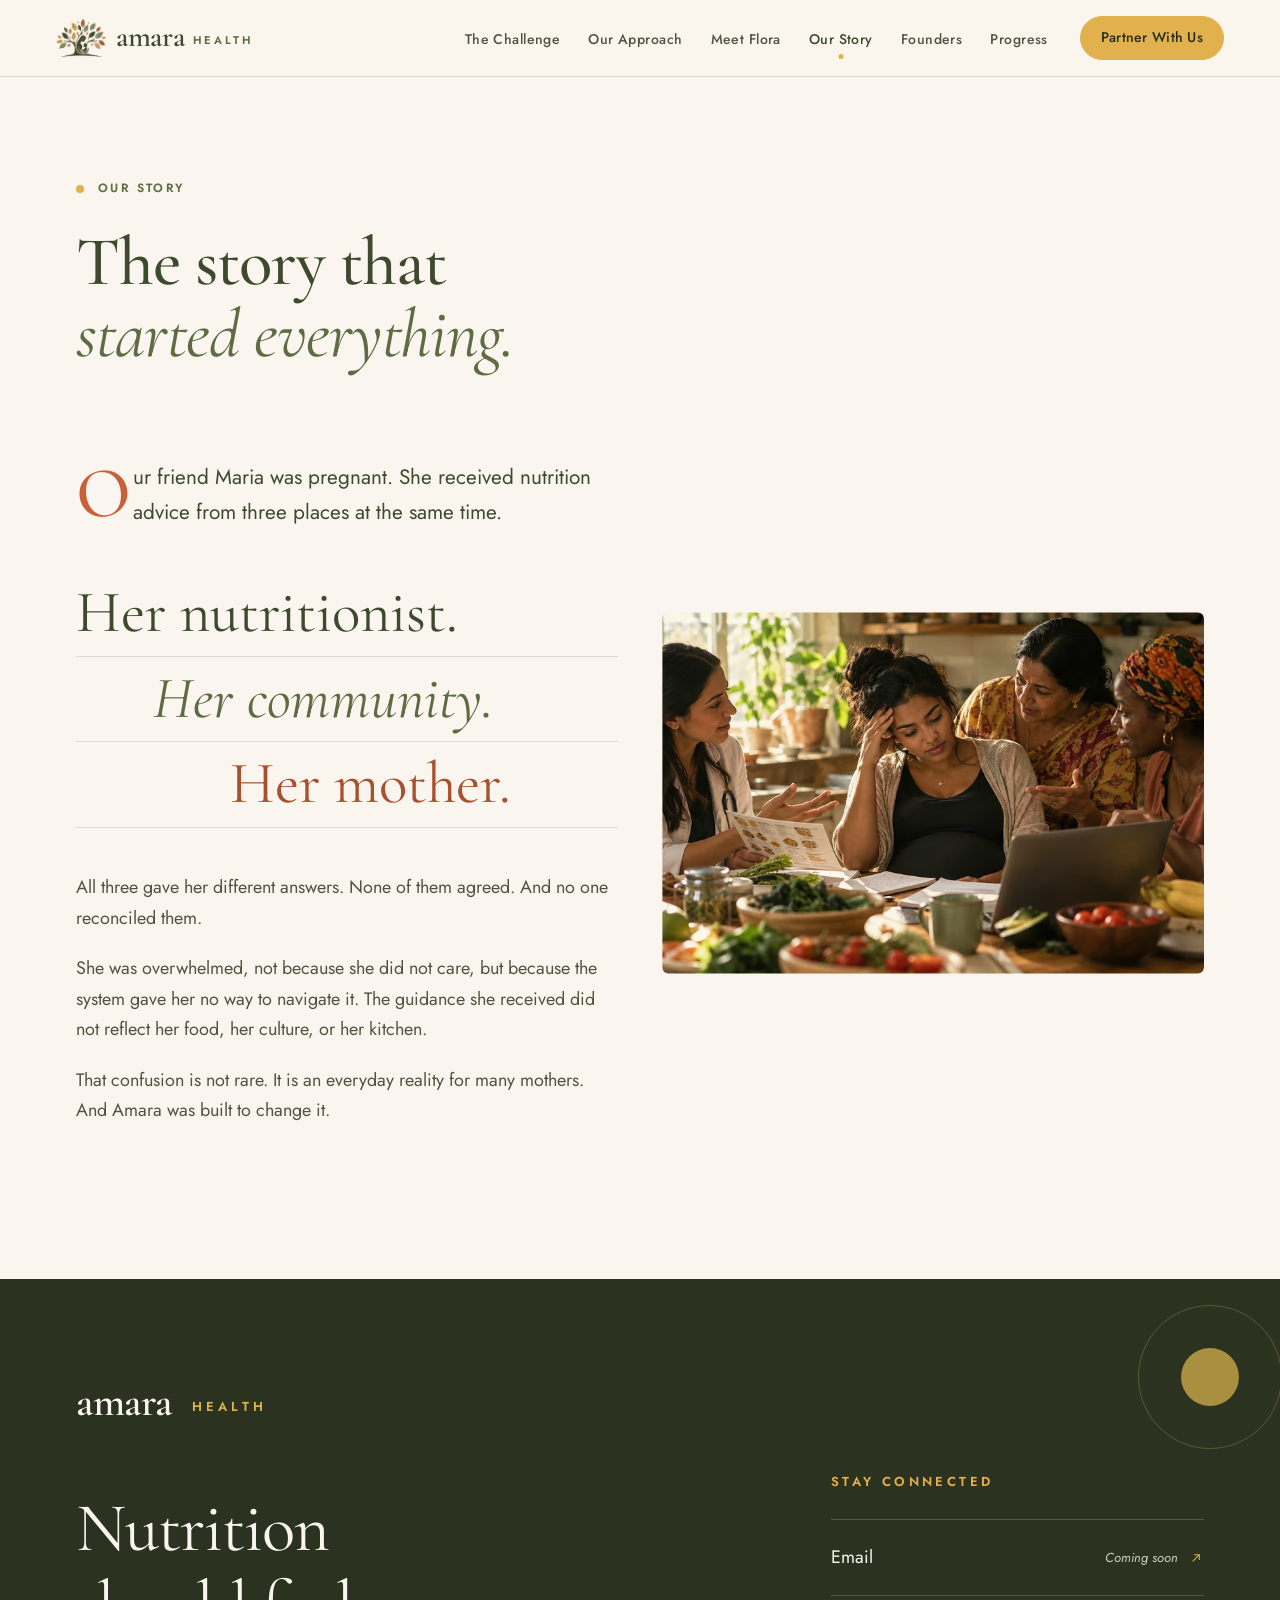
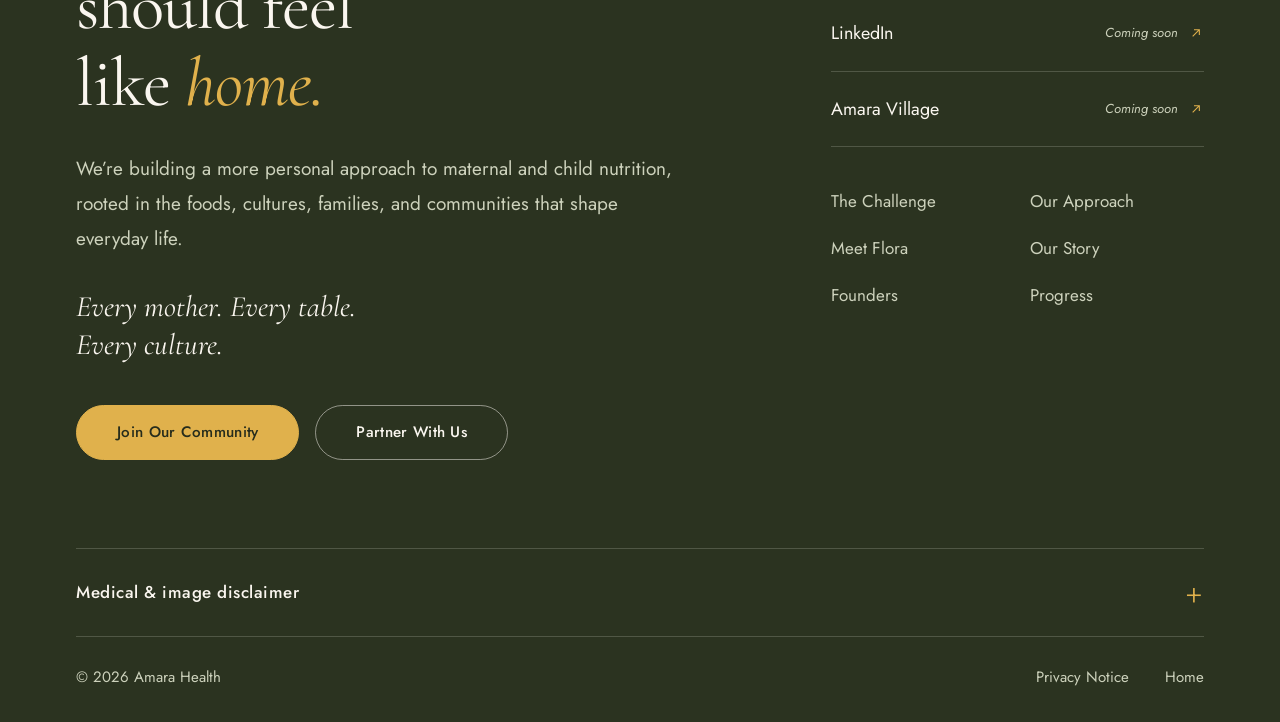
<file: story.html>
<!DOCTYPE html>
<html lang="en">
<head>
<meta charset="UTF-8">
<meta name="viewport" content="width=device-width, initial-scale=1">
<title>Our Story — Amara Health</title>
<meta name="description" content="The story that started everything: one pregnancy, three sources of advice, and no one to reconcile them.">
<meta name="theme-color" content="#3E4A2E">
<meta name="color-scheme" content="light">

<meta property="og:type" content="website">
<meta property="og:site_name" content="Amara Health">
<meta property="og:title" content="Our Story — Amara Health">
<meta property="og:description" content="Reimagining maternal nutrition through culture, science, and technology, for the first 1,000 days.">
<meta property="og:image" content="https://amara1000.netlify.app/assets/brand/og-image.jpg?v=2">
<meta property="og:image:width" content="1200">
<meta property="og:image:height" content="630">
<meta property="og:image:alt" content="Amara Health — Every table. Every kitchen. Every culture.">
<meta name="twitter:card" content="summary_large_image">
<meta name="twitter:title" content="Our Story — Amara Health">
<meta name="twitter:description" content="Reimagining maternal nutrition through culture, science, and technology.">
<meta name="twitter:image" content="https://amara1000.netlify.app/assets/brand/og-image.jpg?v=2">

<link rel="icon" href="/assets/brand/amara-tree-icon.svg?v=3" type="image/svg+xml">
<link rel="icon" href="/assets/brand/amara-tree.ico?v=3" sizes="any">
<link rel="icon" href="/assets/brand/amara-tree-icon-32.png?v=3" type="image/png" sizes="32x32">
<link rel="icon" href="/assets/brand/amara-tree-icon-192.png?v=3" type="image/png" sizes="192x192">
<link rel="apple-touch-icon" href="/assets/brand/amara-tree-icon-180.png?v=3">
<link rel="manifest" href="/site.webmanifest">

<link rel="preconnect" href="https://fonts.googleapis.com">
<link rel="preconnect" href="https://fonts.gstatic.com" crossorigin>
<link href="https://fonts.googleapis.com/css2?family=Cormorant+Garamond:ital,wght@0,400;0,500;0,600;1,400;1,500&family=Jost:wght@400;500;600&display=swap" rel="stylesheet">
<link rel="stylesheet" href="/assets/css/styles.css">

<script type="application/ld+json">
{
  "@context": "https://schema.org",
  "@type": "Organization",
  "name": "Amara Health",
  "alternateName": "Amara",
  "description": "An early-stage maternal nutrition and digital health venture developing culturally inclusive nutrition support for the first 1,000 days, from pregnancy through a child's second birthday.",
  "founder": [
    {"@type": "Person", "name": "Juanita Ndyamukama"},
    {"@type": "Person", "name": "Erica Stephens"}
  ]
}
</script>
<script>
document.documentElement.classList.add('js');
/* Always open at the top: ignore remembered scroll position and any #section in the link. */
if ('scrollRestoration' in history) history.scrollRestoration = 'manual';
if (location.hash) history.replaceState(null, '', location.pathname + location.search);
window.scrollTo(0, 0);
</script>
</head>
<body>
<a class="skip-link" href="#main">Skip to content</a>

<header class="site-header is-solid" id="top">
  <div class="header-inner">
    <a class="brand" href="/" aria-label="Amara Health home"><img class="brand-tree" src="/assets/brand/amara-tree-sm.png" alt="" width="446" height="331"><span class="brand-word">amara</span><span class="brand-sub">health</span></a>
    <nav class="primary-nav" aria-label="Primary">
      <ul>
        <li><a href="/challenge">The Challenge</a></li>
        <li><a href="/approach">Our Approach</a></li>
        <li><a href="/flora">Meet Flora</a></li>
        <li><a href="/story" aria-current="page">Our Story</a></li>
        <li><a href="/founders">Founders</a></li>
        <li><a href="/progress">Progress</a></li>
      </ul>
    </nav>
    <a class="btn btn-gold btn-sm header-cta" href="/partner">Partner With Us</a>
    <button class="menu-toggle" type="button" aria-expanded="false" aria-controls="mobile-menu">
      <span class="menu-toggle-bars" aria-hidden="true"><span></span><span></span></span>
      <span class="visually-hidden">Menu</span>
    </button>
  </div>
</header>

<div class="mobile-menu" id="mobile-menu" role="dialog" aria-modal="true" aria-label="Site menu" hidden>
  <div class="mobile-menu-inner">
    <div class="mobile-menu-top">
      <a class="brand brand-light" href="/"><span class="brand-word">amara</span><span class="brand-sub">health</span></a>
      <button class="menu-close" type="button">
        <span aria-hidden="true">&times;</span><span class="visually-hidden">Close menu</span>
      </button>
    </div>
    <nav aria-label="Mobile">
      <ol class="mobile-links">
        <li><a href="/challenge"><span>01</span>The Challenge</a></li>
        <li><a href="/approach"><span>02</span>Our Approach</a></li>
        <li><a href="/flora"><span>03</span>Meet Flora</a></li>
        <li><a href="/story" aria-current="page"><span>04</span>Our Story</a></li>
        <li><a href="/founders"><span>05</span>Founders</a></li>
        <li><a href="/progress"><span>06</span>Progress</a></li>
      </ol>
    </nav>
    <a class="btn btn-gold mobile-menu-cta" href="/partner">Partner With Us</a>
    <p class="mobile-menu-foot">Every table. Every kitchen. Every culture.</p>
  </div>
</div>

<main id="main">
<section class="section section-cream story page-first" id="story" aria-labelledby="story-title">
  <div class="container">
    <header class="story-head">
      <p class="label label-dark reveal">Our story</p>
      <h1 id="story-title" class="display reveal">The story that<br><em>started everything.</em></h1>
    </header>

    <div class="story-grid">
      <div class="story-body">
        <p class="dropcap reveal">Our friend Maria was pregnant. She received nutrition advice from three places at the same time.</p>

        <ul class="three-voices">
          <li class="reveal">Her nutritionist.</li>
          <li class="reveal">Her community.</li>
          <li class="reveal">Her mother.</li>
        </ul>

        <p class="reveal">All three gave her different answers. None of them agreed. And no one reconciled them.</p>
        <p class="reveal">She was overwhelmed, not because she did not care, but because the system gave her no way to navigate it. The guidance she received did not reflect her food, her culture, or her kitchen.</p>
        <p class="reveal">That confusion is not rare. It is an everyday reality for many mothers. And Amara was built to change it.</p>
      </div>

      <aside class="story-aside">
        <figure class="story-photo img-reveal">
          <picture><source type="image/avif" srcset="/assets/img/g-conflicting-advice-800.avif 800w, /assets/img/g-conflicting-advice-1400.avif 1400w, /assets/img/g-conflicting-advice.avif 1536w" sizes="(max-width: 900px) 70vw, 34vw"><img src="/assets/img/g-conflicting-advice.jpg" srcset="/assets/img/g-conflicting-advice-800.jpg 800w, /assets/img/g-conflicting-advice-1400.jpg 1400w, /assets/img/g-conflicting-advice.jpg 1536w" sizes="(max-width: 900px) 70vw, 34vw" alt="A pregnant woman looking overwhelmed as a clinician, an older relative, and a friend all offer her different advice around a kitchen table" width="1536" height="1024" loading="lazy"></picture>
        </figure>
      </aside>
    </div>
  </div>
</section>

</main>

<footer class="closing" aria-labelledby="closing-title">
  <span class="closing-orb" aria-hidden="true"></span>
  <div class="container">
    <div class="closing-grid">
      <div class="closing-main">
        <a class="brand brand-light closing-brand" href="/" aria-label="Amara Health home"><span class="brand-word">amara</span><span class="brand-sub">health</span></a>
        <h2 id="closing-title" class="closing-title">Nutrition should feel<br>like <em>home.</em></h2>
        <p class="closing-lede">We&rsquo;re building a more personal approach to maternal and child nutrition, rooted in the foods, cultures, families, and communities that shape everyday life.</p>
        <p class="closing-tagline">Every mother. Every table. Every culture.</p>
        <div class="closing-actions">
          <a class="btn btn-gold" href="/partner#waitlist">Join Our Community</a>
          <a class="btn btn-light" href="/partner">Partner With Us</a>
        </div>
      </div>
      <div class="closing-side">
        <p class="closing-label">Stay connected</p>
        <ul class="stay-list">
          <li><span class="stay-name">Email</span><span class="stay-soon">Coming soon <svg viewBox="0 0 24 24" width="16" height="16" aria-hidden="true"><path d="M7 17 17 7M9 7h8v8" fill="none" stroke="currentColor" stroke-width="1.6"/></svg></span></li>
          <li><span class="stay-name">LinkedIn</span><span class="stay-soon">Coming soon <svg viewBox="0 0 24 24" width="16" height="16" aria-hidden="true"><path d="M7 17 17 7M9 7h8v8" fill="none" stroke="currentColor" stroke-width="1.6"/></svg></span></li>
          <li><span class="stay-name">Amara Village</span><span class="stay-soon">Coming soon <svg viewBox="0 0 24 24" width="16" height="16" aria-hidden="true"><path d="M7 17 17 7M9 7h8v8" fill="none" stroke="currentColor" stroke-width="1.6"/></svg></span></li>
        </ul>
        <nav class="closing-nav" aria-label="Footer">
          <ul>
          <li><a href="/challenge">The Challenge</a></li>
          <li><a href="/approach">Our Approach</a></li>
          <li><a href="/flora">Meet Flora</a></li>
          <li><a href="/story">Our Story</a></li>
          <li><a href="/founders">Founders</a></li>
          <li><a href="/progress">Progress</a></li>
          </ul>
        </nav>
      </div>
    </div>

    <details class="closing-disclaimer">
      <summary>Medical &amp; image disclaimer</summary>
      <p>Content on this website is for general educational purposes only and is not medical advice, diagnosis, or treatment. Always seek the guidance of your doctor, midwife, or other qualified health provider with questions about your health or your child&rsquo;s health. If you think you may have a medical emergency, call 911.</p>
      <p>Some photographs on this site are illustrative images and do not depict Amara users, participants, or patients.</p>
    </details>

    <div class="closing-base">
      <p>&copy; <span data-year>2026</span> Amara Health</p>
      <ul>
        <li><a href="/privacy">Privacy Notice</a></li>
        <li><a href="/">Home</a></li>
      </ul>
    </div>
  </div>
</footer>

<script src="/assets/js/main.js" defer></script>
</body>
</html>
</file>
<file: assets/css/styles.css>
/* ==========================================================================
   Amara Health — site styles
   Palette: olive + cream dominant, gold signature accent, terracotta warmth.
   ========================================================================== */

:root {
  /* Brand palette */
  --olive: #3E4A2E;
  --sage: #7A8A5A;
  --terracotta: #C7613A;
  --gold: #E0B14C;
  --sand: #F2E7D6;
  --cream: #FAF6EF;

  /* Derived tones (tuned for WCAG AA text contrast) */
  --olive-deep: #2B3320;
  --olive-ink: #262C1C;
  --ink-soft: #4E5640;
  --sage-text: #5E6B43;        /* small sage text on cream: 5.3:1 */
  --terracotta-text: #A9502D;  /* small terracotta text on cream: 5.0:1 */
  --on-olive: #FAF6EF;
  --on-olive-muted: #CDD2BC;
  --line: rgba(62, 74, 46, .16);
  --line-light: rgba(250, 246, 239, .18);
  --white: #FFFDF9;

  /* Type */
  --serif: 'Cormorant Garamond', 'Iowan Old Style', Georgia, serif;
  --sans: 'Jost', 'Avenir Next', system-ui, -apple-system, 'Segoe UI', sans-serif;

  /* Layout */
  --container: 1240px;
  --gutter: clamp(20px, 5vw, 56px);
  --section-y: clamp(88px, 12vw, 168px);
  --header-h: 76px;
  --radius: 20px;
  --arch: 999px 999px 18px 18px;

  --ease: cubic-bezier(.2, .7, .1, 1);
  --focus: var(--olive);
}

/* ---------- Reset ---------- */
*, *::before, *::after { box-sizing: border-box; }
* { margin: 0; }
html { -webkit-text-size-adjust: 100%; scroll-padding-top: calc(var(--header-h) + 8px); }
@media (prefers-reduced-motion: no-preference) { html { scroll-behavior: smooth; } }
body {
  font-family: var(--sans);
  font-size: 1.0625rem;
  line-height: 1.7;
  color: var(--olive-ink);
  background: var(--cream);
  -webkit-font-smoothing: antialiased;
  -moz-osx-font-smoothing: grayscale;
  text-rendering: optimizeLegibility;
  overflow-x: hidden;
}
img, svg { display: block; max-width: 100%; }
img { height: auto; }
ul, ol { padding: 0; list-style: none; }
a { color: inherit; }
button, input, select, textarea { font: inherit; color: inherit; }
figure { margin: 0; }
blockquote { margin: 0; }
body.menu-open { overflow: hidden; }

:focus-visible { outline: 3px solid var(--focus); outline-offset: 3px; border-radius: 4px; }
.section-olive, .site-footer, .mobile-menu { --focus: var(--gold); }

.visually-hidden {
  position: absolute !important; width: 1px; height: 1px; padding: 0; margin: -1px;
  overflow: hidden; clip: rect(0 0 0 0); white-space: nowrap; border: 0;
}
.skip-link {
  position: fixed; top: 12px; left: 12px; z-index: 200;
  background: var(--olive); color: var(--cream); padding: 10px 18px; border-radius: 999px;
  text-decoration: none; font-weight: 500; transform: translateY(-160%); transition: transform .2s;
}
.skip-link:focus { transform: none; }

.container { width: 100%; max-width: var(--container); margin-inline: auto; padding-inline: var(--gutter); }

/* ---------- Typography ---------- */
h1, h2, h3, .display { font-variant-numeric: lining-nums; font-feature-settings: 'lnum' 1; font-family: var(--serif); font-weight: 500; line-height: 1.04; letter-spacing: -.015em; }
.display { font-size: clamp(2.5rem, 5.4vw, 4.75rem); max-width: 16ch; text-wrap: balance; }
.display em, h1 em, h3 em { font-style: italic; font-weight: 400; }
.lede { font-size: clamp(1.15rem, 1.6vw, 1.35rem); line-height: 1.65; max-width: 38rem; }
.label, .eyebrow {
  font-family: var(--sans); font-size: .75rem; font-weight: 600; letter-spacing: .2em;
  text-transform: uppercase; display: flex; align-items: center; gap: 14px; margin-bottom: 28px;
}
.label::before, .eyebrow::before {
  content: ''; width: 8px; height: 8px; border-radius: 50%; background: var(--gold); flex: none;
}
.label { color: var(--gold); }
.label-dark, .eyebrow { color: var(--sage-text); }
.fine { font-size: .875rem; line-height: 1.6; color: var(--ink-soft); }
.fine-light { color: var(--on-olive-muted); }
p + p { margin-top: 1.1em; }

/* ---------- Buttons ---------- */
.btn {
  --btn-bg: var(--olive); --btn-fg: var(--cream); --btn-bd: var(--olive);
  display: inline-flex; align-items: center; justify-content: center; gap: 10px;
  min-height: 52px; padding: 14px 30px; border-radius: 999px;
  background: var(--btn-bg); color: var(--btn-fg); border: 1.5px solid var(--btn-bd);
  font-family: var(--sans); font-size: .95rem; font-weight: 500; letter-spacing: .02em;
  text-decoration: none; cursor: pointer; white-space: nowrap;
  transition: background-color .3s var(--ease), color .3s var(--ease), border-color .3s var(--ease), transform .3s var(--ease), box-shadow .3s var(--ease);
}
.btn:hover { transform: translateY(-2px); box-shadow: 0 12px 28px -12px rgba(43, 51, 32, .45); }
.btn:active { transform: translateY(0); }
.btn-olive:hover { --btn-bg: var(--olive-deep); --btn-bd: var(--olive-deep); }
.btn-outline { --btn-bg: transparent; --btn-fg: var(--olive); --btn-bd: rgba(62, 74, 46, .45); }
.btn-outline:hover { --btn-bg: var(--olive); --btn-fg: var(--cream); --btn-bd: var(--olive); }
.btn-gold { --btn-bg: var(--gold); --btn-fg: var(--olive-ink); --btn-bd: var(--gold); }
.btn-gold:hover { --btn-bg: #EAC169; --btn-bd: #EAC169; }
.btn-sm { min-height: 42px; padding: 9px 20px; font-size: .875rem; }
.btn-block { width: 100%; }
.btn-arrow { transition: transform .3s var(--ease); }
.btn:hover .btn-arrow { transform: translateX(4px); }
.btn[disabled] { cursor: progress; opacity: .85; transform: none; box-shadow: none; }

.spinner {
  display: none; width: 16px; height: 16px; border-radius: 50%;
  border: 2px solid currentColor; border-right-color: transparent;
  animation: spin .8s linear infinite;
}
.is-loading .spinner { display: inline-block; }
@keyframes spin { to { transform: rotate(360deg); } }

.badge {
  display: inline-flex; align-items: center; gap: 6px;
  font-family: var(--sans); font-size: .6875rem; font-weight: 600; letter-spacing: .12em; text-transform: uppercase;
  padding: 5px 11px; border-radius: 999px; border: 1px solid currentColor; color: var(--gold); white-space: nowrap;
}
.badge::before { content: ''; width: 6px; height: 6px; border-radius: 50%; background: currentColor; }

/* ---------- Brand ---------- */
.brand { display: inline-flex; align-items: center; gap: 10px; text-decoration: none; color: var(--olive); }
.brand-mark { width: 34px; height: auto; transition: transform .5s var(--ease); }
.brand:hover .brand-mark { transform: rotate(-6deg); }
.brand-word { font-family: var(--serif); font-size: 1.85rem; font-weight: 600; letter-spacing: -.01em; line-height: 1; padding-bottom: 3px; }
.brand-light { color: var(--cream); }

/* ---------- Header ---------- */
.site-header {
  position: fixed; inset: 0 0 auto; z-index: 50; height: var(--header-h);
  transition: background-color .4s var(--ease), box-shadow .4s var(--ease), transform .4s var(--ease);
}
.site-header.is-scrolled {
  background: rgba(250, 246, 239, .9);
  -webkit-backdrop-filter: saturate(140%) blur(16px); backdrop-filter: saturate(140%) blur(16px);
  box-shadow: 0 1px 0 var(--line);
}
.header-inner {
  height: 100%; max-width: 1400px; margin-inline: auto; padding-inline: var(--gutter);
  display: flex; align-items: center; gap: 32px;
}
.primary-nav { margin-left: auto; }
.primary-nav ul { display: flex; gap: clamp(18px, 2.2vw, 34px); }
.primary-nav a {
  position: relative; text-decoration: none; font-size: .875rem; font-weight: 500; letter-spacing: .03em;
  color: var(--ink-soft); padding: 6px 0; transition: color .25s;
}
.primary-nav a::after {
  content: ''; position: absolute; left: 50%; bottom: -4px; width: 5px; height: 5px; border-radius: 50%;
  background: var(--gold); transform: translateX(-50%) scale(0); transition: transform .3s var(--ease);
}
.primary-nav a:hover, .primary-nav a[aria-current="true"] { color: var(--olive); }
.primary-nav a:hover::after, .primary-nav a[aria-current="true"]::after { transform: translateX(-50%) scale(1); }

.menu-toggle {
  display: none; margin-left: auto; width: 48px; height: 48px; border-radius: 50%;
  border: 1px solid var(--line); background: transparent; cursor: pointer; align-items: center; justify-content: center;
}
.menu-toggle-bars { display: grid; gap: 6px; }
.menu-toggle-bars span { display: block; width: 20px; height: 1.5px; background: var(--olive); }
.menu-toggle-bars span:last-child { width: 13px; justify-self: end; }

/* Mobile menu */
.mobile-menu {
  position: fixed; inset: 0; z-index: 100; background: var(--olive); color: var(--cream);
  overflow-y: auto; opacity: 0; transition: opacity .35s var(--ease);
}
.mobile-menu.is-open { opacity: 1; }
.mobile-menu[hidden] { display: none; }
.mobile-menu-inner { min-height: 100%; display: flex; flex-direction: column; padding: 0 var(--gutter) 32px; }
.mobile-menu-top { height: var(--header-h); display: flex; align-items: center; justify-content: space-between; }
.menu-close {
  width: 48px; height: 48px; border-radius: 50%; border: 1px solid var(--line-light);
  background: transparent; color: var(--cream); font-size: 1.9rem; line-height: 1; cursor: pointer;
}
.mobile-links { margin-top: 28px; }
.mobile-links li { border-bottom: 1px solid var(--line-light); }
.mobile-links a {
  display: flex; align-items: baseline; gap: 16px; padding: 16px 0; text-decoration: none;
  font-family: var(--serif); font-size: clamp(2rem, 8vw, 2.6rem); line-height: 1.1;
  transform: translateY(12px); opacity: 0; transition: transform .5s var(--ease), opacity .5s var(--ease);
}
.mobile-menu.is-open .mobile-links a { transform: none; opacity: 1; }
.mobile-menu.is-open .mobile-links li:nth-child(2) a { transition-delay: .04s; }
.mobile-menu.is-open .mobile-links li:nth-child(3) a { transition-delay: .08s; }
.mobile-menu.is-open .mobile-links li:nth-child(4) a { transition-delay: .12s; }
.mobile-menu.is-open .mobile-links li:nth-child(5) a { transition-delay: .16s; }
.mobile-menu.is-open .mobile-links li:nth-child(6) a { transition-delay: .2s; }
.mobile-links span { font-family: var(--sans); font-size: .75rem; letter-spacing: .15em; color: var(--gold); }
.mobile-menu-cta { margin-top: 36px; }
.mobile-menu-foot { margin-top: auto; padding-top: 40px; font-family: var(--serif); font-style: italic; font-size: 1.25rem; color: var(--on-olive-muted); }

/* ---------- Sections ---------- */
.section { position: relative; padding-block: var(--section-y); }
.section-olive { background: var(--olive); color: var(--on-olive); }
.section-cream { background: var(--cream); }
.section-sand { background: var(--sand); }
.section-olive .lede, .section-olive p { color: var(--on-olive-muted); }
.section-olive .display, .section-olive h3 { color: var(--cream); }
.section-olive .display em, .section-olive h3 em { color: var(--gold); }
.section-cream .display, .section-sand .display { color: var(--olive); }
.section-cream .display em, .section-sand .display em { color: var(--sage-text); }

/* ---------- Hero ---------- */
.hero { position: relative; padding-top: calc(var(--header-h) + clamp(32px, 6vw, 72px)); background: var(--cream); overflow: hidden; }
.hero-grid {
  display: grid; grid-template-columns: minmax(0, 1.12fr) minmax(0, .88fr);
  gap: clamp(32px, 5vw, 80px); align-items: center; min-height: min(760px, calc(100svh - var(--header-h) - 140px));
  padding-bottom: clamp(56px, 7vw, 96px);
}
.hero-title {
  font-size: clamp(3rem, 7.9vw, 7.9rem); line-height: .94; letter-spacing: -.03em;
  color: var(--olive); margin-bottom: clamp(28px, 3vw, 40px);
}
.hero-title .line { display: block; white-space: nowrap; overflow: hidden; padding-bottom: .08em; margin-bottom: -.08em; }
.hero-title .line-inner { display: block; }
.hero-title em { color: var(--sage-text); }
.gold-dot { color: var(--gold); font-style: normal; }
.hero-sub { font-size: clamp(1.1rem, 1.45vw, 1.3rem); line-height: 1.65; max-width: 32rem; color: var(--ink-soft); }
.hero-sign {
  display: flex; align-items: center; gap: 16px; margin-top: 22px;
  font-family: var(--serif); font-style: italic; font-size: clamp(1.3rem, 1.8vw, 1.6rem); color: var(--olive);
}
.hero-sign::before { content: ''; width: 40px; height: 1px; background: var(--gold); flex: none; }
.hero-actions { display: flex; flex-wrap: wrap; gap: 14px; margin-top: clamp(32px, 4vw, 48px); }

.hero-visual { position: relative; min-height: 520px; }
.arch { border-radius: var(--arch); overflow: hidden; background: var(--sand); }
.hero-photo { width: 78%; margin-left: auto; aspect-ratio: 4 / 5; }
.hero-photo img { width: 100%; height: 100%; object-fit: cover; object-position: 50% 30%; }
.hero-dot {
  position: absolute; top: 4%; left: 6%; width: clamp(56px, 7vw, 96px); aspect-ratio: 1; border-radius: 50%;
  background: var(--gold);
}
.hero-phone { position: absolute; left: -10%; bottom: -8%; width: clamp(190px, 17vw, 236px); z-index: 2; }

/* Food marquee */
.food-marquee { border-block: 1px solid var(--line); overflow: hidden; padding-block: 22px; background: var(--cream); }
.marquee-track { display: flex; width: max-content; }
.marquee-list { display: flex; flex: none; }
.marquee-list li {
  display: flex; align-items: center; font-family: var(--serif); font-style: italic;
  font-size: clamp(1.35rem, 2.2vw, 1.9rem); color: var(--olive); white-space: nowrap;
}
.marquee-list li::after {
  content: ''; width: 7px; height: 7px; border-radius: 50%; background: var(--gold); margin-inline: clamp(22px, 3vw, 40px);
}
@media (prefers-reduced-motion: no-preference) {
  .marquee-track { animation: marquee 60s linear infinite; }
  .food-marquee:hover .marquee-track { animation-play-state: paused; }
}
@keyframes marquee { to { transform: translateX(-50%); } }

/* ---------- Mission ---------- */
.mission-title { max-width: 19ch; font-size: clamp(2.5rem, 5.8vw, 5.25rem); }
.mission-grid {
  display: grid; grid-template-columns: minmax(0, 5fr) minmax(0, 7fr); gap: clamp(40px, 7vw, 120px);
  margin-top: clamp(56px, 7vw, 104px);
}
.mission-lede .lede { font-family: var(--serif); font-size: clamp(1.5rem, 2.3vw, 2rem); line-height: 1.4; color: var(--cream); }
.mission-lede strong { font-weight: 500; font-style: italic; color: var(--gold); }
.pillars li {
  display: grid; grid-template-columns: 56px 1fr; column-gap: 12px; padding-block: 28px;
  border-top: 1px solid var(--line-light);
}
.pillars li:last-child { border-bottom: 1px solid var(--line-light); }
.pillar-num { font-family: var(--serif); font-style: italic; font-size: 1.4rem; color: var(--gold); line-height: 1.3; grid-row: span 2; }
.pillars h3 { font-size: clamp(1.5rem, 2vw, 1.85rem); margin-bottom: 8px; }
.pillars p { font-size: 1rem; }
.motif {
  margin-top: clamp(80px, 10vw, 140px); text-align: center; position: relative; padding-top: 56px;
}
.motif::before { content: ''; position: absolute; top: 0; left: 50%; width: 1px; height: 36px; background: var(--gold); }
.motif p {
  font-family: var(--serif); font-size: clamp(1.9rem, 3.8vw, 3.25rem); line-height: 1.22; color: var(--cream) !important;
}
.motif em { color: var(--gold); }

/* ---------- Who ---------- */
.who-grid { display: grid; grid-template-columns: minmax(0, 1fr) minmax(0, 1fr); gap: clamp(48px, 7vw, 112px); align-items: center; }
.who-copy .display { margin-bottom: 32px; }
.who-copy > p:not(.label) { color: var(--ink-soft); max-width: 34rem; }
.who-copy .btn { margin-top: 36px; }
.who-collage {
  display: grid; grid-template-columns: repeat(12, 1fr); grid-template-rows: repeat(14, clamp(26px, 3vw, 40px));
  position: relative;
}
.who-collage figure { overflow: hidden; border-radius: 14px; background: var(--sand); }
.who-collage img { width: 100%; height: 100%; object-fit: cover; }
.collage-a { grid-column: 1 / 8; grid-row: 1 / 11; border-radius: var(--arch) !important; }
.collage-b { grid-column: 8 / 13; grid-row: 2 / 6; margin-left: 16px; }
.collage-c { grid-column: 8 / 13; grid-row: 7 / 12; margin-left: 16px; }
.collage-d { grid-column: 3 / 9; grid-row: 10 / 15; border: 8px solid var(--cream); border-radius: 22px !important; z-index: 2; }
.collage-a img { object-position: 38% 30%; }
.collage-b img { object-position: 50% 62%; }
.collage-c img { object-position: 52% 45%; }
.collage-d img { object-position: 50% 28%; }

.pantry {
  margin-top: clamp(80px, 10vw, 140px); padding-top: 40px; border-top: 2px solid var(--olive);
  display: grid; grid-template-columns: minmax(0, 4fr) minmax(0, 8fr); gap: 24px clamp(40px, 6vw, 96px); align-items: start;
}
.pantry-intro { font-family: var(--serif); font-size: clamp(1.6rem, 2.6vw, 2.25rem); line-height: 1.2; color: var(--olive); }
.pantry-intro em { color: var(--terracotta-text); }
.pantry-lead { grid-row: span 2; }
.pantry-list { display: grid; grid-template-columns: repeat(3, 1fr); gap: 32px; align-content: start; }
.pantry-list div { border-top: 1px solid var(--line); padding-top: 14px; }
.pantry-list dt { font-family: var(--serif); font-size: 1.6rem; font-weight: 500; line-height: 1.15; color: var(--olive); }
.pantry-list dd { margin: 6px 0 0; font-size: .875rem; color: var(--sage-text); letter-spacing: .01em; }
.pantry .fine { grid-column: 2; }
/* Three photo panels in a single even row beneath the list */
.pantry-panels { grid-column: 1 / -1; display: grid; grid-template-columns: repeat(3, minmax(0, 1fr)); gap: clamp(12px, 1.8vw, 24px); margin-top: clamp(32px, 4vw, 56px); }
.pantry-panel { margin: 0; }
.pantry-panel picture, .pantry-panel img { display: block; }
.pantry-panel img { width: 100%; aspect-ratio: 3 / 2; object-fit: cover; border-radius: 14px; background: var(--sand); }
.pantry-panel:nth-child(2) img { object-position: 50% 70%; }
.pantry-panel figcaption {
  margin-top: 10px; font-family: var(--serif); font-style: italic; font-size: 1.1rem; color: var(--sage-text);
  display: flex; align-items: center; gap: 10px;
}
.pantry-panel figcaption::before { content: ''; width: 18px; height: 1px; background: var(--gold); }

/* ---------- 1,000 days ---------- */
.days-number {
  font-size: clamp(5.5rem, 21vw, 19rem); line-height: .82; letter-spacing: -.045em; font-weight: 400;
  color: var(--cream); margin-left: -.05em;
}
.days-number em { color: var(--gold); font-weight: 400; }
.days-intro { display: flex; justify-content: flex-end; margin-top: clamp(32px, 5vw, 64px); }
.days-intro .lede { max-width: 34rem; color: var(--cream) !important; }

.timeline {
  display: grid; grid-template-columns: 280fr 365fr 365fr; gap: 14px; margin-top: clamp(64px, 8vw, 112px);
}
.tl-seg { display: flex; flex-direction: column; gap: 6px; }
.tl-bar { height: 4px; border-radius: 2px; margin-bottom: 14px; transform-origin: left; }
.tl-preg .tl-bar { background: var(--gold); }
.tl-y1 .tl-bar { background: var(--sage); }
.tl-y2 .tl-bar { background: var(--sand); }
.tl-name { font-feature-settings: 'lnum' 1; font-family: var(--serif); font-size: 1.6rem; color: var(--cream); line-height: 1.1; }
.tl-meta { font-size: .875rem; color: var(--on-olive-muted); padding-right: 12px; }
@media (prefers-reduced-motion: no-preference) {
  .js .timeline .tl-bar { transform: scaleX(0); transition: transform 1.2s var(--ease); }
  .js .timeline .tl-y1 .tl-bar { transition-delay: .35s; }
  .js .timeline .tl-y2 .tl-bar { transition-delay: .7s; }
  .js .timeline.is-visible .tl-bar { transform: none; }
}

.days-photo { margin-top: clamp(64px, 8vw, 112px); border-radius: 16px; overflow: hidden; }
.days-photo img { width: 100%; aspect-ratio: 5 / 2; object-fit: cover; object-position: 50% 64%; }

.pillar-rows {
  display: grid; grid-template-columns: repeat(2, minmax(0, 1fr)); gap: 0 clamp(40px, 6vw, 96px);
  margin-top: clamp(64px, 8vw, 112px); counter-reset: none;
}
.pillar-rows li {
  display: grid; grid-template-columns: auto 1fr; column-gap: 24px; padding-block: 36px;
  border-top: 1px solid var(--line-light);
}
.row-num { font-variant-numeric: lining-nums; font-feature-settings: 'lnum' 1; font-family: var(--serif); font-size: clamp(2.6rem, 4vw, 3.5rem); line-height: .9; color: var(--gold); grid-row: span 2; font-weight: 400; }
.pillar-rows h3 { font-size: clamp(1.6rem, 2.4vw, 2.1rem); margin-bottom: 10px; }
.pillar-rows p { font-size: 1rem; }
.days-foot {
  margin-top: 48px; padding-top: 32px; border-top: 1px solid var(--line-light);
  display: grid; grid-template-columns: minmax(0, 1fr) minmax(0, 1fr); gap: 24px 64px; font-size: .9375rem;
}
.days-foot p { margin: 0; }
.sources a { color: var(--gold); text-decoration-thickness: 1px; text-underline-offset: 3px; }
.sources a:hover { color: var(--cream); }

/* ---------- Story ---------- */
.story-head { margin-bottom: clamp(56px, 7vw, 96px); }
.story-grid { display: grid; grid-template-columns: minmax(0, 7fr) minmax(0, 5fr); gap: clamp(48px, 8vw, 128px); align-items: start; }
.story-body > p { font-size: 1.125rem; color: var(--ink-soft); max-width: 36rem; }
.dropcap { font-size: 1.3rem !important; color: var(--olive) !important; }
.dropcap::first-letter {
  float: left; font-family: var(--serif); font-size: 3.7em; line-height: .8; font-weight: 500;
  color: var(--terracotta); padding: .06em .1em 0 0;
}
.three-voices { margin-block: 40px 44px; }
.three-voices li {
  font-family: var(--serif); font-size: clamp(2.2rem, 4.6vw, 3.8rem); line-height: 1.1; color: var(--olive);
  padding-block: 10px; border-bottom: 1px solid var(--line);
}
.three-voices li:nth-child(2) { font-style: italic; padding-left: clamp(24px, 6vw, 88px); color: var(--sage-text); }
.three-voices li:nth-child(3) { padding-left: clamp(48px, 12vw, 176px); color: var(--terracotta-text); }
.story-aside { position: sticky; top: calc(var(--header-h) + 40px); }
.pullquote { position: relative; padding-top: 48px; }
.pq-mark {
  position: absolute; top: -28px; left: -8px; font-family: var(--serif); font-size: 9rem; line-height: 1; color: var(--gold);
}
.pullquote p {
  position: relative; font-family: var(--serif); font-style: italic; font-size: clamp(1.6rem, 2.4vw, 2.1rem);
  line-height: 1.32; color: var(--olive);
}
.story-photo { margin-top: 48px; width: min(64%, 280px); aspect-ratio: 2 / 3; margin-left: auto; }
.story-photo img { width: 100%; height: 100%; object-fit: cover; object-position: 50% 30%; }

/* ---------- Experience ---------- */
.experience { overflow: hidden; }
.exp-head { max-width: 52rem; }
.exp-head .display { max-width: 20ch; margin-bottom: 28px; }
.feature {
  display: grid; grid-template-columns: minmax(0, 1fr) minmax(0, 1fr); gap: clamp(48px, 8vw, 128px);
  align-items: center; margin-top: clamp(96px, 12vw, 176px);
}
.feature-index {
  display: flex; flex-wrap: wrap; align-items: center; gap: 12px; margin-bottom: 22px;
  font-size: .75rem; font-weight: 600; letter-spacing: .18em; text-transform: uppercase; color: var(--cream) !important;
}
.feature-index > span:first-child {
  display: inline-grid; place-items: center; width: 34px; height: 34px; border-radius: 50%;
  border: 1px solid var(--gold); color: var(--gold); font-family: var(--serif); font-size: 1.05rem; letter-spacing: 0; font-style: italic;
}
.feature-title { font-size: clamp(2.4rem, 4.4vw, 3.9rem); line-height: 1.02; margin-bottom: 26px; }
.feature-copy > p:not(.feature-index):not(.fine) { max-width: 34rem; }
.feature-copy .fine { margin-top: 24px; }
.tick-list { margin-top: 28px; display: grid; gap: 12px; }
.tick-list li, .can-cannot li { position: relative; padding-left: 30px; font-size: 1rem; color: var(--on-olive-muted); }
.tick-list li::before, .can-cannot li::before {
  content: ''; position: absolute; left: 0; top: .45em; width: 14px; height: 8px;
  border-left: 1.5px solid var(--gold); border-bottom: 1.5px solid var(--gold); transform: rotate(-45deg);
}
.can-cannot { display: grid; grid-template-columns: 1fr 1fr; gap: 32px; margin-top: 32px; padding-top: 28px; border-top: 1px solid var(--line-light); }
.cc-title { font-family: var(--serif); font-size: 1.35rem; color: var(--cream) !important; margin-bottom: 14px; }
.can-cannot ul { display: grid; gap: 10px; }
.can-cannot li { font-size: .9375rem; }
.cc-not li::before {
  width: 12px; height: 1.5px; border: 0; background: #E9A283; transform: none; top: .8em;
}

.feature-visual { position: relative; display: grid; place-items: center; padding-block: 24px; }
.feature-visual::before {
  content: ''; position: absolute; width: min(92%, 460px); aspect-ratio: 1; border-radius: 50%; z-index: 0;
}
.feature-nutrition .feature-visual::before { background: var(--sand); opacity: .12; }
.feature-flora .feature-visual::before { border: 1px solid rgba(224, 177, 76, .5); }
.feature-flora .feature-visual::after {
  content: ''; position: absolute; width: min(70%, 340px); aspect-ratio: 1; border-radius: 50%;
  border: 1px solid rgba(224, 177, 76, .25);
}

/* Phone mockups */
.phone {
  position: relative; z-index: 1; width: min(300px, 78vw); aspect-ratio: 9 / 18.6;
  padding: 10px; border-radius: 46px; background: #1C2114;
  box-shadow: 0 50px 90px -40px rgba(0, 0, 0, .6), 0 0 0 1px rgba(255, 255, 255, .06) inset;
}
.phone-sm { width: 100%; aspect-ratio: 9 / 17; border-radius: 34px; padding: 7px; box-shadow: 0 40px 70px -30px rgba(43, 51, 32, .55); }
.phone-screen {
  height: 100%; border-radius: 37px; background: var(--cream); color: var(--olive-ink); overflow: hidden;
  padding: 14px 18px 18px; font-size: 13px; line-height: 1.45; display: flex; flex-direction: column;
}
.phone-sm .phone-screen { border-radius: 28px; padding: 10px 14px 14px; font-size: 11px; }
.phone-dark .phone-screen { background: #F6F0E4; }
.ui-status { display: flex; align-items: center; justify-content: space-between; font-size: .85em; font-weight: 600; margin-bottom: 16px; }
.ui-status span:last-child { font-size: .6em; letter-spacing: .1em; }
.ui-notch { width: 34%; height: 18px; border-radius: 999px; background: #1C2114; }
.phone-sm .ui-notch { height: 14px; }
.ui-kicker { font-size: .78em; letter-spacing: .14em; text-transform: uppercase; color: var(--sage-text); font-weight: 600; }
.ui-title { font-family: var(--serif); font-size: 2em; line-height: 1.05; color: var(--olive); margin: 4px 0 12px; }
.ui-plate { display: grid; gap: 8px; }
.ui-plate li {
  display: grid; grid-template-columns: auto 1fr; column-gap: 10px; align-items: center;
  padding: 9px 10px; border-radius: 14px; background: var(--white); border: 1px solid var(--line);
  font-weight: 500; font-size: 1.05em;
}
.ui-plate small { grid-column: 2; font-size: .8em; color: var(--sage-text); font-weight: 400; }
.ui-swatch { grid-row: span 2; width: 26px; height: 26px; border-radius: 50%; display: inline-block; flex: none; }
.sw-green { background: radial-gradient(circle at 35% 35%, #8FA468, #4F6134); }
.sw-sand { background: radial-gradient(circle at 35% 35%, #F6EBDA, #D8C3A0); }
.sw-terra { background: radial-gradient(circle at 35% 35%, #E08A5E, #B4532E); }
.sw-gold { background: radial-gradient(circle at 35% 35%, #F0CC7A, #CF9C35); }
.ui-flora {
  margin-top: 10px; display: grid; grid-template-columns: auto 1fr; gap: 8px; align-items: start;
  padding: 9px 10px; border-radius: 14px; background: var(--olive); color: var(--cream); font-size: .95em; line-height: 1.4;
}
.ui-flora-dot { width: 18px; height: 18px; border-radius: 50%; background: var(--gold); margin-top: 1px; }
.ui-flora strong { color: var(--gold); font-weight: 500; }
.ui-note { margin-top: auto; padding-top: 10px; font-family: var(--serif); font-style: italic; font-size: 1.2em; color: var(--olive); }

.ui-search {
  display: flex; align-items: center; gap: 8px; padding: 10px 14px; border-radius: 999px;
  background: var(--white); border: 1px solid var(--line); color: var(--olive-ink);
}
.ui-search-icon { width: 12px; height: 12px; border: 1.5px solid var(--sage-text); border-radius: 50%; position: relative; }
.ui-search-icon::after { content: ''; position: absolute; width: 5px; height: 1.5px; background: var(--sage-text); right: -4px; bottom: -2px; transform: rotate(45deg); }
.ui-food { margin-top: 14px; padding: 16px; border-radius: 20px; background: var(--olive); color: var(--cream); }
.ui-food-origin { font-size: .78em; letter-spacing: .12em; text-transform: uppercase; color: var(--gold) !important; font-weight: 600; }
.ui-food-name { font-family: var(--serif); font-size: 2em; line-height: 1.05; margin-top: 4px; color: var(--cream) !important; }
.ui-food-desc { font-size: .92em; color: var(--on-olive-muted) !important; margin-top: 4px !important; }
.ui-nutrients { display: flex; flex-wrap: wrap; gap: 6px; margin-top: 12px; }
.nut { font-size: .85em; padding: 3px 10px; border-radius: 999px; background: rgba(224, 177, 76, .18); color: #F3D896; border: 1px solid rgba(224, 177, 76, .35); }
.ui-section { margin-top: 14px; font-size: .78em; letter-spacing: .14em; text-transform: uppercase; color: var(--sage-text) !important; font-weight: 600; }
.ui-pairs { display: grid; gap: 6px; margin-top: 8px; }
.ui-pair { display: flex; align-items: center; gap: 10px; padding: 7px 10px; border-radius: 12px; background: var(--white); border: 1px solid var(--line); font-weight: 500; }
.ui-pair .ui-swatch { width: 20px; height: 20px; }
.ui-tip { margin-top: auto; padding: 10px 12px; border-radius: 14px; background: var(--sand); font-size: .9em; color: var(--ink-soft); }
.ui-tip strong { color: var(--terracotta-text); font-weight: 600; margin-right: 4px; }

.chat-head { display: flex; align-items: center; gap: 10px; padding-bottom: 12px; border-bottom: 1px solid var(--line); }
.flora-avatar { width: 36px; height: 36px; border-radius: 50%; background: var(--olive); display: grid; place-items: center; }
.flora-avatar img { width: 20px; }
.chat-name { font-family: var(--serif); font-size: 1.45em; font-weight: 600; line-height: 1; color: var(--olive) !important; }
.chat-sub { font-size: .8em; color: var(--sage-text) !important; margin-top: 2px !important; }
.chat { display: flex; flex-direction: column; gap: 8px; padding-top: 14px; flex: 1; }
.msg { max-width: 86%; padding: 9px 12px; border-radius: 16px; font-size: .96em; line-height: 1.42; margin: 0 !important; }
.msg-user { align-self: flex-end; background: var(--olive); color: var(--cream) !important; border-bottom-right-radius: 4px; }
.msg-flora { align-self: flex-start; background: var(--white); color: var(--olive-ink) !important; border: 1px solid var(--line); border-bottom-left-radius: 4px; }
.msg-care { background: #F4E4C6; border-color: transparent; }
.msg-typing { align-self: flex-start; display: flex; gap: 4px; background: var(--white); border: 1px solid var(--line); padding: 11px 12px; }
.msg-typing span { width: 6px; height: 6px; border-radius: 50%; background: var(--sage); opacity: .5; }
@media (prefers-reduced-motion: no-preference) {
  .msg-typing span { animation: typing 1.2s infinite ease-in-out; }
  .msg-typing span:nth-child(2) { animation-delay: .15s; }
  .msg-typing span:nth-child(3) { animation-delay: .3s; }
  .js .feature-flora .msg { opacity: 0; transform: translateY(8px); transition: opacity .5s var(--ease), transform .5s var(--ease); }
  .js .feature-flora .is-visible .msg { opacity: 1; transform: none; }
  .js .feature-flora .is-visible .msg:nth-child(2) { transition-delay: .6s; }
  .js .feature-flora .is-visible .msg:nth-child(3) { transition-delay: 1.3s; }
  .js .feature-flora .is-visible .msg:nth-child(4) { transition-delay: 2s; }
  .js .feature-flora .is-visible .msg:nth-child(5) { transition-delay: 2.6s; }
}
@keyframes typing { 0%, 60%, 100% { transform: none; opacity: .4; } 30% { transform: translateY(-3px); opacity: 1; } }
.chat-foot { font-size: .78em; text-align: center; color: var(--sage-text) !important; padding-top: 10px; }

/* Garden illustration */
.garden { position: relative; display: grid; place-items: center; }
.garden::before {
  content: ''; position: absolute; width: min(100%, 480px); aspect-ratio: 1; border-radius: 50%;
  background: radial-gradient(circle at 50% 60%, rgba(122, 138, 90, .35), rgba(122, 138, 90, 0) 68%);
}
.garden-svg { position: relative; width: min(100%, 460px); overflow: visible; }
.g-sun { fill: var(--gold); opacity: .18; }
.g-ground { stroke: var(--sand); stroke-width: 1.5; opacity: .6; }
.g-roots { fill: none; stroke: var(--gold); stroke-width: 1.5; stroke-dasharray: 3 6; opacity: .8; }
.g-stem { fill: none; stroke: var(--cream); stroke-width: 2.5; stroke-linecap: round; stroke-dasharray: 220; stroke-dashoffset: 0; }
.g-stem-sm { stroke-dasharray: 120; }
.g-leaf { fill: #A5B384; transform-box: fill-box; transform-origin: 0% 50%; }
.g-leaf-lt { fill: #C4CFA4; }
.g-bloom { fill: var(--gold); transform-box: fill-box; transform-origin: center; }
.g-bud { fill: #F0CC7A; }
.g-label { fill: var(--cream); font-family: var(--sans); font-size: 12px; letter-spacing: .18em; text-transform: uppercase; }
@media (prefers-reduced-motion: no-preference) {
  .js .garden .g-stem { stroke-dashoffset: 220; transition: stroke-dashoffset 1.6s var(--ease); }
  .js .garden .g-stem-sm { stroke-dashoffset: 120; transition-delay: .5s; }
  .js .garden .g-leaf, .js .garden .g-bloom { transform: scale(0); transition: transform .9s var(--ease) var(--d, 0s); }
  .js .garden.is-visible .g-stem { stroke-dashoffset: 0; }
  .js .garden.is-visible .g-leaf, .js .garden.is-visible .g-bloom { transform: scale(1); }
}

.exp-status {
  margin-top: clamp(80px, 10vw, 140px); padding: 22px 26px; border: 1px solid var(--line-light); border-radius: 16px;
  display: flex; flex-wrap: wrap; align-items: center; gap: 10px 16px; font-size: .9375rem;
}
.exp-status a { color: var(--gold); text-underline-offset: 3px; }
.exp-status a:hover { color: var(--cream); }

/* ---------- Founders ---------- */
.founders-head { display: grid; grid-template-columns: minmax(0, 7fr) minmax(0, 5fr); gap: 24px clamp(40px, 6vw, 96px); align-items: end; }
.founders-head .label { grid-column: 1 / -1; margin-bottom: 0; }
.founders-head .lede { color: var(--ink-soft); font-size: 1.125rem; }
.founder-grid {
  display: grid; grid-template-columns: minmax(0, 1fr) minmax(0, 1fr); gap: clamp(48px, 7vw, 112px);
  margin-top: clamp(64px, 8vw, 120px); align-items: start;
}
.founder-two { margin-top: clamp(0px, 12vw, 180px); }
.founder-photo { overflow: hidden; aspect-ratio: 4 / 5; background: var(--sand); }
.founder-one .founder-photo { border-radius: var(--arch); }
.founder-two .founder-photo { border-radius: 18px; }
.founder-photo img { width: 100%; height: 100%; object-fit: cover; object-position: 50% 18%; transition: transform 1.2s var(--ease); }
.founder:hover .founder-photo img { transform: scale(1.03); }
.founder-body { padding-top: 32px; }
.founder-kitchen {
  display: flex; align-items: center; gap: 10px; font-size: .75rem; font-weight: 600; letter-spacing: .16em;
  text-transform: uppercase; color: var(--terracotta-text);
}
.founder-kitchen::before { content: ''; width: 8px; height: 8px; border-radius: 50%; background: var(--gold); }
.founder-name { font-size: clamp(2rem, 3vw, 2.6rem); color: var(--olive); margin-top: 14px; }
.founder-creds { font-size: .875rem; color: var(--sage-text); margin-top: 8px !important; font-weight: 500; }
.founder-body > p:last-child { margin-top: 20px; color: var(--ink-soft); }

/* ---------- Partners ---------- */
.partners-grid { display: grid; grid-template-columns: minmax(0, 6fr) minmax(0, 5fr); gap: clamp(48px, 8vw, 128px); align-items: start; }
.partners-copy .display { margin-bottom: 32px; max-width: 15ch; }
.explore-list { margin-top: 36px; border-top: 1px solid var(--line-light); }
.explore-list li { padding-block: 18px; border-bottom: 1px solid var(--line-light); color: var(--on-olive-muted); }
.explore-list span { font-family: var(--serif); font-size: 1.35rem; color: var(--gold); }
.partners-copy .fine { margin-top: 28px; }

.form-card {
  background: var(--cream); color: var(--olive-ink); border-radius: 24px; padding: clamp(28px, 4vw, 48px);
  box-shadow: 0 60px 100px -60px rgba(0, 0, 0, .55); --focus: var(--olive);
}
.form-title { font-size: clamp(1.9rem, 3vw, 2.4rem); color: var(--olive) !important; }
.form-intro { color: var(--ink-soft) !important; margin: 8px 0 28px !important; font-size: 1rem; }

/* ---------- Forms ---------- */
.field { display: flex; flex-direction: column; gap: 6px; margin-bottom: 18px; min-width: 0; }
.field-row { display: grid; grid-template-columns: 1fr 1fr; gap: 16px; }
.field label { font-size: .875rem; font-weight: 500; color: var(--olive-ink); }
.optional { font-weight: 400; color: var(--ink-soft); }
.field input[type="text"], .field input[type="email"], .field select, .field textarea {
  width: 100%; min-height: 50px; padding: 12px 16px; border-radius: 12px;
  border: 1px solid #C9C0AC; background: var(--white); font-size: 1rem; color: var(--olive-ink);
  transition: border-color .2s, box-shadow .2s;
}
.field textarea { resize: vertical; min-height: 110px; }
.field select {
  appearance: none; -webkit-appearance: none; padding-right: 40px; cursor: pointer;
  background-image: url("data:image/svg+xml,%3Csvg xmlns='http://www.w3.org/2000/svg' width='12' height='8' viewBox='0 0 12 8'%3E%3Cpath d='M1 1l5 5 5-5' fill='none' stroke='%233E4A2E' stroke-width='1.5'/%3E%3C/svg%3E");
  background-repeat: no-repeat; background-position: right 16px center;
}
.field input:hover, .field select:hover, .field textarea:hover { border-color: var(--sage); }
.field input:focus, .field select:focus, .field textarea:focus { outline: none; border-color: var(--olive); box-shadow: 0 0 0 3px rgba(224, 177, 76, .45); }
.field [aria-invalid="true"] { border-color: var(--terracotta-text) !important; }
.field-error { font-size: .8125rem; color: var(--terracotta-text) !important; margin: 0 !important; min-height: 0; }
.field-error:empty { display: none; }
.field-check { display: grid; grid-template-columns: 22px 1fr; column-gap: 12px; align-items: start; }
.field-check input { width: 20px; height: 20px; margin-top: 3px; accent-color: var(--olive); cursor: pointer; }
.field-check label { font-weight: 400; font-size: .875rem; line-height: 1.55; color: var(--ink-soft); }
.field-check label a { color: var(--olive); text-underline-offset: 2px; }
.field-check .field-error { grid-column: 2; margin-top: 4px !important; }
.hp { position: absolute !important; left: -10000px; width: 1px; height: 1px; overflow: hidden; }
.form-status { font-size: .9375rem; margin-top: 14px !important; min-height: 0; }
.form-status:empty { display: none; }
.form-status.is-error { color: var(--terracotta-text) !important; }
.form-status.is-success { color: var(--olive) !important; }
.form-success {
  text-align: center; padding: 32px 12px;
}
.form-success:focus { outline: none; }
.form-success-mark { width: 56px; height: 56px; border-radius: 50%; background: var(--gold); margin: 0 auto 20px; display: grid; place-items: center; }
.form-success-mark::after { content: ''; width: 18px; height: 10px; border-left: 2px solid var(--olive); border-bottom: 2px solid var(--olive); transform: rotate(-45deg) translate(2px, -2px); }
.form-success h3, .form-success p.form-success-title { font-family: var(--serif); font-size: clamp(1.8rem, 3vw, 2.4rem); color: var(--olive) !important; line-height: 1.1; }
.form-success p { color: var(--ink-soft) !important; margin-top: 10px !important; }

/* ---------- Waitlist ---------- */
.waitlist { text-align: center; overflow: hidden; }
.waitlist::before {
  content: ''; position: absolute; left: 50%; top: 50%; width: min(1100px, 150vw); aspect-ratio: 1; border-radius: 50%;
  transform: translate(-50%, -50%); background: radial-gradient(circle, rgba(224, 177, 76, .16), rgba(224, 177, 76, 0) 62%);
  pointer-events: none;
}
.waitlist-inner { position: relative; display: flex; flex-direction: column; align-items: center; }
.waitlist-mark { width: 64px; margin-bottom: 36px; }
.waitlist-title { max-width: 14ch; font-size: clamp(2.8rem, 7vw, 6rem); margin-inline: auto; }
.waitlist .lede { margin-top: 24px; color: var(--ink-soft); }
.waitlist-form { width: 100%; max-width: 560px; margin-top: 44px; text-align: left; }
.waitlist-row {
  display: flex; gap: 8px; padding: 7px; border-radius: 999px; background: var(--white);
  border: 1px solid #C9C0AC; transition: border-color .2s, box-shadow .2s;
}
.waitlist-row:focus-within { border-color: var(--olive); box-shadow: 0 0 0 3px rgba(224, 177, 76, .45); }
.waitlist-row .field { flex: 1; margin: 0; }
.waitlist-row input { border: 0 !important; box-shadow: none !important; background: transparent !important; border-radius: 999px; padding-left: 20px; }
.waitlist-row .btn { flex: none; }
.waitlist-row:has([aria-invalid="true"]) { border-color: var(--terracotta-text); }
.waitlist-form > .field-error { padding: 8px 22px 0; }
.waitlist-form .field-check { margin-top: 22px; padding-inline: 8px; }
.waitlist-form .form-status { padding-inline: 8px; }
.waitlist > .container > .fine { margin-top: 16px; }

/* ---------- Footer ---------- */
.site-footer { background: var(--olive-deep); color: var(--on-olive-muted); padding-top: clamp(72px, 9vw, 120px); }
.footer-grid { display: grid; grid-template-columns: minmax(0, 4fr) minmax(0, 3fr) minmax(0, 5fr); gap: 48px clamp(32px, 5vw, 80px); }
.footer-motif { margin-top: 24px; font-family: var(--serif); font-size: 1.4rem; line-height: 1.35; color: var(--cream); }
.footer-motif em { color: var(--gold); }
.footer-nav ul { display: grid; gap: 10px; }
.footer-nav a { text-decoration: none; font-size: .9375rem; transition: color .2s; }
.footer-nav a:hover { color: var(--gold); }
.footer-disclaimer p { font-size: .875rem; line-height: 1.65; }
.footer-disclaimer strong { color: var(--cream); font-weight: 500; }
.footer-base { margin-top: 64px; padding-block: 28px; border-top: 1px solid var(--line-light); font-size: .8125rem; }

/* ---------- Motion ---------- */
@media (prefers-reduced-motion: no-preference) {
  .js .reveal { opacity: 0; transform: translateY(28px); transition: opacity 1s var(--ease), transform 1s var(--ease); }
  .js .reveal.is-visible { opacity: 1; transform: none; }

  .js .img-reveal { clip-path: inset(0 0 100% 0); transition: clip-path 1.4s var(--ease); }
  .js .arch.img-reveal { clip-path: inset(0 0 100% 0 round 999px 999px 18px 18px); }
  .js .img-reveal img { transform: scale(1.12); transition: transform 1.8s var(--ease); }
  .js .img-reveal.is-visible { clip-path: inset(0 0 0 0); }
  .js .arch.img-reveal.is-visible { clip-path: inset(0 0 0 0 round 999px 999px 18px 18px); }
  .js .img-reveal.is-visible img { transform: none; }

  .js .hero-title .line-inner { transform: translateY(105%); transition: transform 1.1s var(--ease); }
  .js .hero-title .line:nth-child(2) .line-inner { transition-delay: .12s; }
  .js.is-loaded .hero-title .line-inner { transform: none; }
  .js .hero-dot { transform: scale(0); transition: transform 1.2s var(--ease) .5s; }
  .js.is-loaded .hero-dot { transform: none; }
}

/* ---------- Responsive ---------- */
@media (max-width: 1080px) {
  .primary-nav, .header-cta { display: none; }
  .menu-toggle { display: inline-flex; }
}

@media (max-width: 900px) {
  :root { --header-h: 68px; }
  .hero-grid { grid-template-columns: 1fr; min-height: 0; }
  .hero-visual { min-height: 0; max-width: 520px; width: 100%; margin-inline: auto; padding-bottom: 40px; }
  .hero-photo { width: 80%; }
  .hero-phone { width: min(50%, 220px); left: 0; bottom: 0; }
  .hero-visual { padding-left: 4%; }

  .mission-grid, .who-grid, .story-grid, .feature, .partners-grid, .founders-head { grid-template-columns: 1fr; }
  .feature-flora .feature-visual { order: 2; }
  .feature-visual { margin-top: 8px; }
  .who-collage { max-width: 560px; }
  .pantry { grid-template-columns: 1fr; }
  .pantry-lead { grid-row: auto; }
  .pantry .fine { grid-column: 1; }
  .pantry-list { grid-template-columns: repeat(3, 1fr); }
  .days-intro { justify-content: flex-start; }
  .pillar-rows, .days-foot { grid-template-columns: 1fr; }
  .story-aside { position: static; }
  .founder-grid { grid-template-columns: 1fr; max-width: 560px; }
  .founder-two { margin-top: 0; }
  .footer-grid { grid-template-columns: 1fr 1fr; }
  .footer-disclaimer { grid-column: 1 / -1; }
}

@media (max-width: 600px) {
  body { font-size: 1rem; }
  .hero-title { font-size: clamp(2.6rem, 13.4vw, 4.6rem); }
  .hero-actions .btn { flex: 1 1 100%; }
  .days-number { font-size: 34vw; line-height: .9; }
  .days-number em { display: block; }
  .timeline { grid-template-columns: 1fr; gap: 24px; }
  .tl-bar { margin-bottom: 6px; }
  .pantry-list { grid-template-columns: 1fr 1fr; gap: 24px 20px; }
  .pantry-panel figcaption { font-size: .95rem; }
  .pantry-panel figcaption::before { display: none; }
  .pantry-panel img { aspect-ratio: 4 / 5; }
  .pantry-list dt { font-size: 1.35rem; }
  .can-cannot { grid-template-columns: 1fr; }
  .field-row { grid-template-columns: 1fr; gap: 0; }
  .waitlist-row { flex-direction: column; border-radius: 22px; padding: 8px; }
  .waitlist-row .btn { width: 100%; }
  .waitlist-row input { padding-left: 14px; }
  .footer-grid { grid-template-columns: 1fr; }
  .hero-phone .ui-flora, .hero-phone .ui-note, .hero-phone .ui-plate li:nth-child(3) { display: none; }
  .hero-phone .phone-sm { aspect-ratio: 9 / 13; }
  .hero-phone .ui-plate small { font-size: .85em; }
}

/* ---------- Simple content page (privacy) ---------- */
.page-simple { padding-top: calc(var(--header-h) + clamp(48px, 8vw, 96px)); padding-bottom: var(--section-y); }
.page-simple .display { margin-bottom: 20px; color: var(--olive); }
.prose { max-width: 44rem; color: var(--ink-soft); }
.prose h2 { font-size: clamp(1.6rem, 2.6vw, 2.1rem); color: var(--olive); margin: 48px 0 12px; }
.prose ul { list-style: disc; padding-left: 1.3em; margin-top: 12px; }
.prose li + li { margin-top: 6px; }
.prose a { color: var(--olive); text-underline-offset: 3px; }
.site-header.is-solid { background: rgba(250, 246, 239, .94); box-shadow: 0 1px 0 var(--line); }
.header-back { margin-left: auto; }
.footer-base-flush { margin-top: 0; }

@media (max-width: 600px) { .collage-d { border-width: 5px; } }
picture { display: contents; }
.brand-sub {
  font-family: var(--sans); font-size: .7rem; font-weight: 600; letter-spacing: .26em; text-transform: uppercase;
  color: var(--sage-text); margin-left: -2px; padding-top: 5px;
}
.brand-light .brand-sub { color: var(--gold); }

/* Photos added to the mission and 1,000 days timeline */
.tl-photo img { width: 100%; height: 100%; object-fit: cover; }
.tl-photo { height: clamp(220px, 22vw, 300px); border-radius: 14px; overflow: hidden; margin-bottom: 22px; background: var(--olive-deep); }
.tl-preg .tl-photo { border-radius: var(--arch); }
.tl-preg .tl-photo img { object-position: 32% 45%; }
.tl-y2 .tl-photo img { object-position: 50% 18%; }
@media (max-width: 600px) {
  .tl-photo { height: auto; aspect-ratio: 3 / 2; }
  .tl-preg .tl-photo { aspect-ratio: 4 / 5; width: 78%; }
  .days-photo img { aspect-ratio: 3 / 2; }
}

/* Mission: wide spice band between the headline and the narrative */
.mission-band { margin-top: clamp(40px, 5vw, 64px); width: 100%; border-radius: 16px; overflow: hidden; }
.mission-band img { width: 100%; aspect-ratio: 21 / 8; height: auto; object-fit: cover; object-position: 50% 45%; }
.mission-band + .mission-grid { margin-top: clamp(48px, 6vw, 88px); }
@media (max-width: 600px) { .mission-band img { aspect-ratio: 16 / 9; } }

/* Review fixes: balanced headline wrapping */
.exp-head { max-width: 64rem; }
.exp-head .display { max-width: 24ch; }
.feature-title, .display, .founder-name { text-wrap: balance; }
.partners-copy .display { max-width: 18ch; }
.exp-head .display em, .feature-title em { display: inline-block; text-wrap: balance; }

/* ==========================================================================
   Institutional redesign (hero → partner)
   ========================================================================== */
.section-sand .display em { color: var(--terracotta-text); }

/* Hero: three-line promise */
.hero-title { font-size: clamp(3rem, 7vw, 6.6rem); line-height: .96; }
.hero-title em { font-style: italic; }
.hero .hero-sign { margin-top: 0; margin-bottom: 18px; font-size: clamp(1.3rem, 1.9vw, 1.65rem); line-height: 1.35; }
.hero .hero-sign::before { display: none; }
.hero-sub { font-size: clamp(1.02rem, 1.25vw, 1.15rem); }

/* Problem */
.problem-grid { display: grid; grid-template-columns: minmax(0, 1fr) minmax(0, 1fr); gap: clamp(48px, 7vw, 112px); align-items: center; }
.problem-copy .display { margin-bottom: 32px; max-width: 15ch; }
.problem-copy > p:not(.label) { color: var(--ink-soft); max-width: 34rem; }
.problem-close { font-family: var(--serif); font-size: clamp(1.4rem, 2vw, 1.75rem) !important; line-height: 1.3; color: var(--olive) !important; margin-top: 28px !important; }
.transition-line { text-align: center; margin-top: clamp(96px, 11vw, 150px); position: relative; padding-top: 48px; }
.transition-line::before { content: ''; position: absolute; top: 0; left: 50%; width: 1px; height: 32px; background: var(--gold); }
.transition-line p { font-family: var(--serif); font-size: clamp(2.2rem, 5vw, 4rem); line-height: 1.1; color: var(--olive); }
.transition-line em { color: var(--terracotta-text); }
.problem .pantry { margin-top: clamp(64px, 8vw, 104px); }

/* Status notes and badges */
.status-note, .outcomes-note {
  margin-top: 28px; display: flex; flex-wrap: wrap; align-items: center; gap: 10px 14px;
  padding: 16px 20px; border: 1px solid var(--line-light); border-radius: 14px; font-size: .9375rem; max-width: 46rem;
}
.badge-dark { color: var(--terracotta-text); margin-left: 6px; letter-spacing: .12em; }
.label .badge { font-size: .625rem; }

/* Approach rows */
.approach-head { max-width: 50rem; margin-bottom: clamp(56px, 7vw, 96px); }
.approach-head .display { margin-bottom: 24px; max-width: 18ch; }
.approach-row {
  display: grid; grid-template-columns: minmax(0, 7fr) minmax(0, 5fr); gap: clamp(40px, 7vw, 112px); align-items: center;
  padding-block: clamp(40px, 5vw, 64px); border-top: 1px solid var(--line-light);
}
.approach-row.is-flip { grid-template-columns: minmax(0, 5fr) minmax(0, 7fr); }
.approach-row.is-flip .approach-visual { order: 2; }
.approach-photo { border-radius: 16px; overflow: hidden; background: var(--olive-deep); }
.approach-photo img { width: 100%; aspect-ratio: 16 / 10; object-fit: cover; }
.approach-num { display: flex; align-items: center; gap: 14px; font-family: var(--serif); font-size: 2.6rem; line-height: 1; color: var(--gold) !important; margin-bottom: 18px; }
.approach-title { font-size: clamp(1.9rem, 3vw, 2.6rem); margin-bottom: 16px; }
.approach-copy p:last-child { font-size: 1.0625rem; max-width: 30rem; }
.approach .garden { min-height: 300px; }
.approach .garden-svg { max-width: 420px; }

/* Afya */
.flora-grid { display: grid; grid-template-columns: minmax(0, 6fr) minmax(0, 5fr); gap: clamp(48px, 7vw, 112px); align-items: center; }
.flora-copy .display { color: var(--olive); margin-bottom: 10px; }
.flora-sub { font-family: var(--serif); font-style: italic; font-size: clamp(1.5rem, 2.4vw, 2.1rem); line-height: 1.25; color: var(--terracotta-text); margin-bottom: 22px; }
.flora-copy > p:not(.label):not(.flora-sub) { color: var(--ink-soft); max-width: 34rem; }
.flora-list-title { font-family: var(--sans); font-size: .75rem; font-weight: 600; letter-spacing: .18em; text-transform: uppercase; color: var(--sage-text); margin: 36px 0 8px; }
.flora-list li { display: grid; grid-template-columns: 44px 1fr; gap: 8px; padding-block: 14px; border-bottom: 1px solid var(--line); font-size: 1.0625rem; color: var(--olive-ink); }
.flora-list span { font-family: var(--serif); font-size: 1.2rem; color: var(--gold); line-height: 1.4; }
.flora-limits { margin-top: 28px; padding: 18px 20px; border-radius: 14px; background: var(--sand); font-size: .9375rem; color: var(--ink-soft); }
.flora-limits strong { color: var(--olive); font-weight: 600; }
.flora .feature-visual::before { border-color: rgba(62, 74, 46, .25); }
.flora .feature-visual::after { border-color: rgba(224, 177, 76, .45); }
.proto-caption { margin-top: 32px; font-size: .8125rem; color: var(--ink-soft); text-align: right; }

/* Science */
.science-title { font-family: var(--serif); font-size: clamp(1.8rem, 3vw, 2.6rem); line-height: 1.15; color: var(--cream) !important; margin-bottom: 18px; }
.days-intro > div { max-width: 36rem; }
.cite { font-size: .7em; line-height: 0; margin-left: 2px; }
.cite a { color: var(--gold); text-decoration: none; font-family: var(--sans); font-weight: 600; }
.cite a:hover { text-decoration: underline; }
.references { margin-top: 48px; padding-top: 32px; border-top: 1px solid var(--line-light); }
.references-title { font-family: var(--sans); font-size: .75rem; font-weight: 600; letter-spacing: .18em; text-transform: uppercase; color: var(--gold) !important; margin-bottom: 16px; }
.references-list { list-style: decimal; padding-left: 1.4em; display: grid; gap: 10px; font-size: .875rem; color: var(--on-olive-muted); max-width: 60rem; }
.references-list li { padding-left: 6px; }
.references-list cite { font-style: italic; }
.references-list a { color: var(--gold); text-underline-offset: 3px; }
.references-list li:target { color: var(--cream); }

/* Founders: structured facts */
.founder-facts { margin-top: 20px; display: grid; gap: 14px; }
.founder-facts div { display: grid; grid-template-columns: 112px 1fr; gap: 16px; padding-top: 14px; border-top: 1px solid var(--line); }
.founder-facts dt { font-size: .75rem; font-weight: 600; letter-spacing: .14em; text-transform: uppercase; color: var(--sage-text); padding-top: 3px; }
.founder-facts dd { margin: 0; font-size: .9875rem; color: var(--ink-soft); line-height: 1.65; }

/* Progress */
.progress-head { max-width: 46rem; margin-bottom: clamp(48px, 6vw, 80px); }
.progress-head .display { margin-bottom: 20px; }
.milestones { display: grid; grid-template-columns: repeat(5, minmax(0, 1fr)); gap: 0; position: relative; }
.milestone { position: relative; padding: 36px 24px 0 0; border-top: 2px solid var(--line-light); }
.milestone::before { content: ''; position: absolute; top: -8px; left: 0; width: 14px; height: 14px; border-radius: 50%; background: var(--olive); border: 2px solid var(--on-olive-muted); }
.milestone.is-done { border-top-color: var(--gold); }
.milestone.is-done::before { background: var(--gold); border-color: var(--gold); }
.milestone.is-now::before { background: var(--olive); border-color: var(--gold); box-shadow: 0 0 0 5px rgba(224, 177, 76, .25); }
.ms-status { font-size: .6875rem; font-weight: 600; letter-spacing: .16em; text-transform: uppercase; color: var(--gold) !important; margin-bottom: 10px; }
.milestone.is-next .ms-status { color: var(--on-olive-muted) !important; }
.milestone h3 { font-size: 1.35rem; line-height: 1.2; margin-bottom: 10px; }
.milestone p:last-child { font-size: .9375rem; }
.outcomes-note { margin-top: clamp(48px, 6vw, 72px); }

/* Amara Village */
.village-grid { display: grid; grid-template-columns: minmax(0, 6fr) minmax(0, 5fr); gap: clamp(40px, 6vw, 96px); align-items: center; }
.village-head .display { margin-bottom: 24px; }
.village-head > p:not(.label):not(.lede) { color: var(--ink-soft); max-width: 34rem; margin-top: 16px; }
.village-head .lede { color: var(--olive); }
.village-card { border: 1px solid var(--line); border-radius: 22px; overflow: hidden; background: var(--white); }
.village-portrait { aspect-ratio: 16 / 9; display: grid; place-items: center; background: repeating-linear-gradient(135deg, var(--sand) 0 14px, #EFE2CE 14px 28px); }
.village-portrait img { width: 64px; opacity: .75; }
.village-card-body { padding: 28px 30px 32px; }
.village-kicker { font-size: .6875rem; font-weight: 600; letter-spacing: .16em; text-transform: uppercase; color: var(--terracotta-text); }
.village-card-title { font-size: 1.75rem; color: var(--olive); margin: 10px 0 12px; }
.village-card-body > p:not(.village-kicker) { color: var(--ink-soft); font-size: .9875rem; margin-bottom: 22px; }

/* Partner paths */
.partner-head { max-width: 50rem; margin-bottom: clamp(48px, 6vw, 80px); }
.partner-head .display { margin-bottom: 24px; max-width: 20ch; }
.partner-head .lede { color: var(--ink-soft); }
.paths { display: grid; grid-template-columns: minmax(0, 1fr) minmax(0, 1fr); gap: clamp(20px, 3vw, 36px); align-items: start; }
.path { background: var(--cream); border-radius: 24px; padding: clamp(28px, 4vw, 48px); box-shadow: 0 40px 80px -60px rgba(43, 51, 32, .45); }
.path-partners { background: var(--olive); color: var(--on-olive); --focus: var(--gold); }
.path-kicker { font-size: .75rem; font-weight: 600; letter-spacing: .16em; text-transform: uppercase; color: var(--terracotta-text); margin-bottom: 12px; }
.path-partners .path-kicker { color: var(--gold); }
.path-title { font-size: clamp(1.8rem, 2.8vw, 2.4rem); color: var(--olive); margin-bottom: 12px; }
.path-partners .path-title { color: var(--cream); }
.path > p:not(.path-kicker):not(.fine) { color: var(--ink-soft); margin-bottom: 24px; }
.path-partners > p:not(.path-kicker) { color: var(--on-olive-muted) !important; }
.path .waitlist-form { margin-top: 0; max-width: none; }
.path .fine { margin-top: 12px; }
.path-partners .btn-olive { --btn-bg: var(--gold); --btn-fg: var(--olive-ink); --btn-bd: var(--gold); }
.path-partners .btn-olive:hover { --btn-bg: #EAC169; --btn-bd: #EAC169; }
.partner-panel { margin-top: 28px; background: var(--cream); color: var(--olive-ink); border-radius: 18px; padding: clamp(20px, 3vw, 32px); --focus: var(--olive); }
.partner-panel[hidden] { display: none; }

/* Responsive */
@media (max-width: 1080px) {
  .milestones { grid-template-columns: 1fr; gap: 0; }
  .milestone { border-top: 0; border-left: 2px solid var(--line-light); padding: 0 0 36px 28px; }
  .milestone.is-done { border-left-color: var(--gold); }
  .milestone::before { top: 2px; left: -8px; }
}
@media (max-width: 900px) {
  .problem-grid, .approach-row, .approach-row.is-flip, .flora-grid, .village-grid, .paths { grid-template-columns: 1fr; }
  .approach-row.is-flip .approach-visual { order: 0; }
  .who-collage { max-width: 560px; }
  .proto-caption { text-align: left; }
}
@media (max-width: 600px) {
  .hero-title { font-size: clamp(2.6rem, 12.6vw, 4.2rem); }
  .founder-facts div { grid-template-columns: 1fr; gap: 4px; }
  .path .waitlist-row { flex-direction: column; }
}
.approach-num, .flora-list span, .science-title, .row-num, .milestone h3, .tl-name { font-variant-numeric: lining-nums; font-feature-settings: 'lnum' 1; }
.science .days-foot { grid-template-columns: 1fr; max-width: 46rem; }
.mission-statement { font-family: var(--serif); font-size: clamp(1.5rem, 2.4vw, 2rem); line-height: 1.3; color: var(--cream) !important; margin: 4px 0 20px; max-width: 34rem; }
.mission-statement span { display: block; font-family: var(--sans); font-size: .6875rem; font-weight: 600; letter-spacing: .18em; text-transform: uppercase; color: var(--gold); margin-bottom: 8px; }
/* Contrast fixes: deeper clay for small accents on light backgrounds (≥5.8:1) */
.badge-dark { color: #8E4424; }
.flora-list span { color: #8E4424; }

/* ---------- Full-width section headers (headline left, copy right) ---------- */
.split-head { display: grid; grid-template-columns: minmax(0, 6fr) minmax(0, 5fr); gap: 24px clamp(40px, 6vw, 96px); align-items: end; max-width: none !important; }
.split-head .split-left .display { margin-bottom: 0; max-width: 16ch; }
.split-head .split-right > *:first-child { margin-top: 0; }
.split-head .split-right .lede { max-width: none; }
.split-head .status-note, .split-head .outcomes-note { max-width: none; }

/* ---------- "Every kitchen tells a story" photo essay ---------- */
.essay { display: grid; grid-template-columns: repeat(4, minmax(0, 1fr)); gap: clamp(12px, 1.6vw, 22px); margin-top: clamp(40px, 5vw, 64px); }
.essay-tile { margin: 0; }
.essay-tile img { width: 100%; aspect-ratio: 4 / 3; object-fit: cover; border-radius: 12px; background: var(--sand); }
.essay-tile:nth-child(odd) img { aspect-ratio: 4 / 3.4; }
.essay-tile figcaption { margin-top: 10px; font-size: .8125rem; line-height: 1.45; color: var(--ink-soft); }
.essay-tile figcaption strong { display: block; font-family: var(--sans); font-size: .6875rem; font-weight: 600; letter-spacing: .14em; text-transform: uppercase; color: var(--terracotta-text); margin-bottom: 2px; }
.essay-note { margin-top: 18px; font-size: .75rem; color: var(--ink-soft); text-align: right; }

/* App concept screens */
.approach-app { background: var(--cream); padding: clamp(16px, 2.5vw, 28px); }
.approach-app img { aspect-ratio: 3033 / 2000; object-fit: contain; }
.approach-app figcaption { margin-top: 10px; text-align: center; font-size: .75rem; letter-spacing: .12em; text-transform: uppercase; color: var(--sage-text); font-weight: 600; }

/* New photo crops */
.collage-a img { object-position: 40% 30%; }
.collage-d img { object-position: 50% 30%; }
.hero-photo img { object-position: 55% 30%; }
.tl-preg .tl-photo img { object-position: 35% 40%; }
.tl-y2 .tl-photo img { object-position: 50% 25%; }
.story-photo { aspect-ratio: 4 / 5; }
.story-photo img { object-position: 50% 40%; }

@media (max-width: 1080px) { .essay { grid-template-columns: repeat(3, minmax(0, 1fr)); } }
@media (max-width: 900px) { .split-head { grid-template-columns: 1fr; } }
@media (max-width: 600px) {
  .essay { grid-template-columns: repeat(2, minmax(0, 1fr)); }
  .essay-note { text-align: left; }
}
/* Layout polish: fill the width, align headers and essay rows */
.split-head { align-items: start; }
.split-head .split-right { padding-top: clamp(0px, 3.2vw, 48px); }
.essay-tile:nth-child(odd) img { aspect-ratio: 4 / 3; }
.science .days-foot { max-width: none; }
.outcomes-note { max-width: none; }
.story-photo { width: 100%; max-width: 380px; margin-left: auto; }
.essay-note { margin-top: 14px; }
/* Partner paths: equal-height cards */
.paths { align-items: stretch; }
.path { display: flex; flex-direction: column; }
.path-partners .path-toggle { align-self: flex-start; }
.story-photo img { object-position: 50% 35%; }
/* Founders: equal-height photos, short bios */
.founder-two { margin-top: 0 !important; }
.founder-photo { aspect-ratio: 4 / 5; }
.founder-one .founder-photo, .founder-two .founder-photo { border-radius: 18px; }
.founder-bio { margin-top: 18px !important; color: var(--ink-soft); }
/* Milestones: dot on every item, short text */
.milestone::before { z-index: 1; }
.milestone.is-now::before, .milestone.is-next::before { background: var(--olive); }
.milestone p:last-child { font-size: .9375rem; }
/* Contact line in the partner card */
.path-contact { margin: 0 0 20px !important; color: var(--on-olive-muted) !important; font-size: 1rem; }
.path-contact a { color: var(--gold); text-underline-offset: 3px; }
.path-contact a:hover { color: var(--cream); }
.milestone::before { width: 16px; height: 16px; top: -9px; }
/* Photo essay: six kitchens, 3 x 2 */
.essay { grid-template-columns: repeat(3, minmax(0, 1fr)); }
.essay-tile img, .essay-tile:nth-child(odd) img { aspect-ratio: 3 / 2; }
@media (max-width: 600px) { .essay { grid-template-columns: repeat(2, minmax(0, 1fr)); } }
.collage-d img { object-position: 45% 45%; } .tl-y2 .tl-photo img { object-position: 40% 35%; }
/* Hero: wider frame so the landscape photo is shown nearly whole (no heavy zoom = crisper) */
@media (min-width: 901px) { .hero-grid { grid-template-columns: minmax(0, 1fr) minmax(0, 1.05fr); } }
.hero-photo { width: 100%; aspect-ratio: 6 / 5; border-radius: 999px 999px 20px 20px / 420px 420px 20px 20px; }
.hero-photo img { object-position: 62% 40%; }
.hero-phone { left: -8%; bottom: -10%; }
@media (max-width: 900px) { .hero-photo { width: 100%; aspect-ratio: 5 / 4; } }
.hero-phone { width: clamp(160px, 13vw, 190px); left: -10%; bottom: -16%; }
.hero-photo img { object-position: 78% 40%; }
.hero-dot { top: -2%; left: 2%; width: clamp(48px, 5vw, 72px); }
@media (max-width: 900px) { .hero-phone { width: min(40%, 170px); left: 0; bottom: -6%; } }

/* ==========================================================================
   Multi-page site: brand emblem, inner-page tops, closing banner
   ========================================================================== */
.brand-tree { width: 50px; height: auto; flex: none; }
.brand:hover .brand-tree { transform: none; }
.primary-nav a[aria-current="page"] { color: var(--olive); }
.primary-nav a[aria-current="page"]::after { transform: translateX(-50%) scale(1); }
.mobile-links a[aria-current="page"] { color: var(--gold); }
.ui-flora-dot img { width: 78%; height: auto; }

/* Inner pages start under the fixed header */
.page-first { padding-top: calc(var(--header-h) + clamp(56px, 8vw, 112px)); }
.page-first h1.display { font-size: clamp(2.5rem, 5.4vw, 4.75rem); }

/* Seven kitchens: 4 + 3, centered */
.essay-seven { display: flex; flex-wrap: wrap; justify-content: center; }
.essay-seven .essay-tile { flex: 0 0 calc((100% - 3 * clamp(12px, 1.6vw, 22px)) / 4); }
@media (max-width: 1080px) { .essay-seven .essay-tile { flex-basis: calc((100% - 2 * clamp(12px, 1.6vw, 22px)) / 3); } }
@media (max-width: 600px) { .essay-seven .essay-tile { flex-basis: calc((100% - clamp(12px, 1.6vw, 22px)) / 2); } }

.stage-line {
  display: inline-flex; align-items: center; gap: 10px; margin-top: 20px;
  padding: 8px 16px; border-radius: 999px; border: 1px solid var(--line-light);
  font-size: .875rem; font-weight: 500; color: var(--cream) !important;
}
.stage-line::before { content: ''; width: 8px; height: 8px; border-radius: 50%; background: var(--gold); flex: none; }

/* Founders without photos: two matched text panels */
.founders .founder-grid { align-items: stretch; }
.founders .founder-two { margin-top: 0; }
.founders .founder { background: var(--cream); border-radius: 18px; padding: clamp(28px, 3.4vw, 48px); border-top: 3px solid var(--gold); }
.founders .founder-body { padding-top: 0; }

/* Story without the pull quote */
.story .story-grid { align-items: center; }

/* Closing banner on every page */
.endcap { background: var(--olive); color: var(--on-olive); padding: clamp(72px, 9vw, 128px) 0; --focus: var(--gold); }
.endcap-grid { display: grid; grid-template-columns: minmax(0, 7fr) minmax(0, 5fr); gap: clamp(48px, 7vw, 112px); align-items: center; }
.endcap-emblem {
  display: grid; place-items: center; width: 96px; height: 96px; border-radius: 50%;
  background: var(--cream); margin-bottom: 28px; box-shadow: 0 0 0 6px rgba(224, 177, 76, .25);
}
.endcap-emblem img { width: 72px; height: auto; }
.endcap .display { color: var(--cream); max-width: 14ch; }
.endcap .display em { color: var(--gold); }
.endcap-sub { margin-top: 18px; font-family: var(--serif); font-style: italic; font-size: clamp(1.2rem, 1.7vw, 1.45rem); color: var(--on-olive-muted); }
.endcap-actions { display: flex; flex-wrap: wrap; gap: 12px; margin-top: 32px; }
.btn-light { --btn-bg: transparent; --btn-fg: var(--cream); --btn-bd: rgba(250, 246, 239, .5); }
.btn-light:hover { --btn-bg: var(--cream); --btn-fg: var(--olive); --btn-bd: var(--cream); }
.endcap-connect { border-left: 1px solid var(--line-light); padding-left: clamp(28px, 4vw, 56px); }
.endcap-label { font-size: .75rem; font-weight: 600; letter-spacing: .16em; text-transform: uppercase; color: var(--gold); }
.connect-list { list-style: none; margin: 18px 0 0; padding: 0; }
.connect-list li { display: grid; grid-template-columns: 96px 1fr; gap: 16px; padding: 16px 0; border-top: 1px solid var(--line-light); align-items: baseline; }
.connect-list li > span:first-child { font-size: .8125rem; font-weight: 500; color: var(--on-olive-muted); }
.connect-list a { color: var(--cream); text-decoration: underline; text-decoration-color: rgba(224, 177, 76, .6); text-underline-offset: 4px; overflow-wrap: anywhere; }
.connect-list a:hover { text-decoration-color: var(--gold); }
.connect-list .is-soon { font-style: italic; color: var(--on-olive-muted); }
.endcap + .site-footer { border-top: 1px solid var(--line-light); }
@media (max-width: 900px) {
  .endcap-grid { grid-template-columns: 1fr; }
  .endcap-connect { border-left: 0; padding-left: 0; border-top: 1px solid var(--line-light); padding-top: 32px; }
  .connect-list li:first-child { border-top: 0; }
}
.problem + .kitchens { padding-top: 0; }
.problem:has(+ .kitchens) { padding-bottom: clamp(56px, 7vw, 96px); }
main:has(> section.section-olive:last-child) + .endcap { border-top: 1px solid var(--line-light); }
.flora-avatar { background: var(--cream); box-shadow: inset 0 0 0 1px var(--line); }
.flora-avatar img { width: 28px; height: auto; }
.ui-flora-dot { background: var(--cream); }
.founders .founder-grid { align-items: start; }
/* Inner pages: sub-headings are h2 under the page h1 */
h2 em { font-style: italic; font-weight: 400; }
.section-olive h2 { color: var(--cream); }
.section-olive h2 em { color: var(--gold); }
.pillar-rows h2 { font-size: clamp(1.6rem, 2.4vw, 2.1rem); margin-bottom: 10px; }
.pillars h2 { font-size: clamp(1.5rem, 2vw, 1.85rem); margin-bottom: 8px; }
.milestone h2 { font-size: 1.35rem; line-height: 1.2; margin-bottom: 10px; font-variant-numeric: lining-nums; }
.form-success h2 { font-family: var(--serif); font-size: clamp(1.8rem, 3vw, 2.4rem); color: var(--olive) !important; line-height: 1.1; }
/* Progress on cream: darker label and status colors for contrast */
.progress .label { color: var(--sage-text); }
.progress .ms-status { color: var(--terracotta-text) !important; }
.progress .milestone.is-next .ms-status { color: var(--sage-text) !important; }
/* Connect list: icon rows, no dividers */
.connect-list li, .connect-list li:first-child { border-top: 0; grid-template-columns: 36px 84px 1fr; gap: 12px; align-items: center; padding: 10px 0; }
.connect-icon { display: grid; place-items: center; width: 36px; height: 36px; border-radius: 50%; background: rgba(250, 246, 239, .1); color: var(--gold); }
.connect-list li > .connect-name { font-size: .8125rem; font-weight: 500; color: var(--on-olive-muted); }
.endcap-connect { border-left: 0; }
@media (max-width: 900px) { .endcap-connect { border-top: 0; padding-top: 0; } }
/* Closing banner: centered, contact details live in the footer */
.endcap-inner { display: flex; justify-content: center; text-align: center; }
.endcap-main { display: flex; flex-direction: column; align-items: center; }
.endcap .display { margin-inline: auto; }
.endcap-actions { justify-content: center; }

/* Footer: compact "Connect with us" under the motif, nav in two columns */
.footer-connect { margin-top: 28px; }
.footer-connect-label { font-size: .6875rem; font-weight: 600; letter-spacing: .16em; text-transform: uppercase; color: var(--gold); margin-bottom: 8px; }
.footer-connect .connect-list { margin: 0; }
.footer-connect .connect-list li, .footer-connect .connect-list li:first-child { grid-template-columns: 26px 64px 1fr; gap: 10px; padding: 4px 0; font-size: .8125rem; }
.footer-connect .connect-icon { width: 26px; height: 26px; }
.footer-connect .connect-icon svg { width: 14px; height: 14px; }
.footer-connect .connect-list li > .connect-name { font-size: .75rem; }
.footer-nav ul { grid-template-columns: repeat(2, max-content); grid-template-rows: repeat(5, auto); grid-auto-flow: column; column-gap: clamp(28px, 4vw, 56px); }
/* Drop cap: sit the letter between the first line's cap height and the second line's baseline, snug to the text */
.dropcap::first-letter { font-size: 3.45em; line-height: .74; padding: .1em .03em 0 0; }

/* ==========================================================================
   Closing footer (replaces the green banner + old footer on every page)
   ========================================================================== */
.closing { position: relative; overflow: hidden; background: var(--olive-deep); color: var(--on-olive); padding: clamp(64px, 8vw, 104px) 0 32px; --focus: var(--gold); }
.closing-orb { position: absolute; top: 26px; right: -2px; width: 144px; height: 144px; border-radius: 50%; border: 1px solid rgba(224, 177, 76, .28); pointer-events: none; }
.closing-orb::after { content: ''; position: absolute; top: 50%; left: 50%; width: 58px; height: 58px; margin: -29px 0 0 -29px; border-radius: 50%; background: #A89040; }
.closing-grid { display: grid; grid-template-columns: minmax(0, 7fr) minmax(0, 4fr); gap: clamp(48px, 8vw, 120px); align-items: start; }
.closing-brand .brand-word { font-size: 2.6rem; }
.closing-brand .brand-sub { font-size: .8125rem; letter-spacing: .32em; margin-left: 10px; }
.closing-title { margin-top: clamp(40px, 5vw, 64px); font-size: clamp(2.6rem, 5.4vw, 4.6rem); line-height: 1.12; color: var(--cream); font-weight: 400; max-width: 12ch; }
.closing-title em { color: var(--gold); font-style: italic; }
.closing-lede { margin-top: 28px; max-width: 38rem; font-size: 1.1875rem; line-height: 1.85; color: var(--on-olive-muted); }
.closing-tagline { margin-top: 32px; font-family: var(--serif); font-style: italic; font-size: clamp(1.5rem, 2.3vw, 2.1rem); line-height: 1.3; color: var(--cream); max-width: 22ch; }
.closing-actions { display: flex; flex-wrap: wrap; gap: 16px; margin-top: 40px; }
.closing-actions .btn { padding-inline: 40px; }
.closing-side { padding-top: clamp(64px, 7vw, 92px); }
.closing-label { font-size: .8125rem; font-weight: 600; letter-spacing: .26em; text-transform: uppercase; color: var(--gold); margin-bottom: 26px; }
.stay-list { list-style: none; margin: 0; padding: 0; border-top: 1px solid var(--line-light); }
.stay-list li { display: flex; justify-content: space-between; align-items: center; gap: 16px; padding: 22px 0; border-bottom: 1px solid var(--line-light); }
.stay-name { font-size: 1.125rem; color: var(--cream); }
.stay-list a { color: var(--on-olive-muted); text-decoration: none; font-size: 1.0625rem; overflow-wrap: anywhere; text-align: right; }
.stay-list a:hover { color: var(--gold); }
.stay-soon { display: inline-flex; align-items: center; gap: 10px; font-size: .8125rem; font-style: italic; color: var(--on-olive-muted); }
.stay-soon svg { color: var(--gold); flex: none; }
.closing-nav ul { list-style: none; margin: 40px 0 0; padding: 0; display: grid; grid-template-columns: 1fr 1fr; gap: 18px 24px; }
.closing-nav a { color: var(--on-olive-muted); text-decoration: none; font-size: 1.0625rem; }
.closing-nav a:hover { color: var(--gold); }
.closing-disclaimer { margin-top: clamp(56px, 7vw, 88px); border-top: 1px solid var(--line-light); border-bottom: 1px solid var(--line-light); }
.closing-disclaimer summary { list-style: none; cursor: pointer; display: flex; justify-content: space-between; align-items: center; padding: 28px 0; font-size: 1.0625rem; font-weight: 500; letter-spacing: .03em; color: var(--cream); }
.closing-disclaimer summary::-webkit-details-marker { display: none; }
.closing-disclaimer summary::after { content: '+'; font-size: 1.9rem; font-weight: 300; line-height: 1; color: var(--gold); transition: transform .3s var(--ease); }
.closing-disclaimer[open] summary::after { transform: rotate(45deg); }
.closing-disclaimer p { max-width: 60rem; padding-bottom: 20px; font-size: .9375rem; line-height: 1.7; color: var(--on-olive-muted); }
.closing-base { display: flex; justify-content: space-between; align-items: center; gap: 20px; flex-wrap: wrap; padding-top: 28px; font-size: .9375rem; color: var(--on-olive-muted); }
.closing-base ul { list-style: none; margin: 0; padding: 0; display: flex; gap: 36px; }
.closing-base a { color: var(--on-olive-muted); text-decoration: none; }
.closing-base a:hover { color: var(--gold); }
@media (max-width: 900px) {
  .closing-grid { grid-template-columns: 1fr; gap: 0; }
  .closing-side { padding-top: 56px; }
  .closing-orb { width: 104px; height: 104px; top: 16px; right: -24px; }
  .closing-orb::after { width: 42px; height: 42px; margin: -21px 0 0 -21px; }
}
.closing-title { max-width: 13ch; }
/* Challenge page: tighten the space above "Every kitchen tells a story." */
.problem:has(+ .kitchens) { padding-bottom: clamp(40px, 5vw, 64px); }
.problem + .kitchens { padding-top: clamp(40px, 5vw, 64px); }
.kitchens .transition-line { margin-top: 0; padding-top: 40px; }
.founder-bio p { color: var(--ink-soft); } .founder-bio p + p { margin-top: 14px; }
/* Progress timeline: one continuous line; gold for completed steps, green only for where we are now */
.progress .milestone, .progress .milestone.is-done { border-top-color: rgba(62, 74, 46, .28); }
.progress .milestone::before { background: var(--cream); border: 2px solid rgba(62, 74, 46, .4); box-shadow: none; }
.progress .milestone.is-done::before { background: var(--gold); border-color: var(--gold); }
.progress .milestone.is-now::before { background: var(--sage); border-color: var(--sage); box-shadow: 0 0 0 6px rgba(122, 138, 90, .25); }
.progress .milestone.is-now .ms-status { color: var(--sage-text) !important; }
@media (max-width: 900px) { .progress .milestone, .progress .milestone.is-done { border-left-color: rgba(62, 74, 46, .28); } }
/* New photos: keep faces in frame */
.collage-a img { object-position: 46% 40%; }
.tl-preg .tl-photo img { object-position: 12% 40%; }

/* Progress timeline (desktop): dots centred over each stage; gold line runs from the
   first stage to the middle (current) stage, grey line continues to the last */
@media (min-width: 901px) {
  .progress .milestones { --dot: 16px; }
  .progress .milestones::before,
  .progress .milestones::after { content: ''; position: absolute; top: -1px; height: 2px; left: 10%; }
  .progress .milestones::before { right: 10%; background: rgba(62, 74, 46, .22); }
  .progress .milestones::after { width: 40%; background: var(--gold); }
  .progress .milestone, .progress .milestone.is-done { border-top: 0; padding: 36px 14px 0; text-align: center; }
  .progress .milestone::before { left: 50%; transform: translateX(-50%); top: calc(var(--dot) / -2); width: var(--dot); height: var(--dot); z-index: 1; }
}
@media (max-width: 900px) { .progress .milestone.is-done { border-left-color: var(--gold); } }
.collage-d img { object-position: 62% 50%; }
/* New Afya screens image carries its own green backdrop: show it edge to edge */
.approach-app { padding: 0; background: none; overflow: hidden; }
.approach-app img { aspect-ratio: 3 / 2; object-fit: cover; }
/* Story: the "conflicting advice" scene is wide, so frame it landscape */
.story-photo.arch { width: 100%; max-width: none; aspect-ratio: 4 / 3; border-radius: 18px; }
.story-photo img { object-position: 45% 50%; }
.tl-preg .tl-photo img { object-position: 30% 40%; }
.path-contact .is-soon { display: inline-flex; align-items: center; gap: 6px; font-style: italic; }
.path-contact .is-soon svg { color: var(--gold); }
/* Story: larger rectangular photo sitting close to the text */
@media (min-width: 901px) { .story .story-grid { grid-template-columns: minmax(0, 1fr) minmax(0, 1fr); gap: clamp(28px, 3.5vw, 48px); align-items: center; } }
.story-photo, .story-photo.arch { margin: 0; width: 100%; max-width: none; aspect-ratio: 3 / 2; border-radius: 6px; overflow: hidden; background: var(--sand); }
.story-photo img { object-position: 50% 50%; }
@media (max-width: 900px) { .story-photo { margin-top: 0; } .story .story-grid { gap: 28px; } }
.bio-soon { font-style: italic; color: var(--sage-text) !important; }
.bio-soon { display: inline-flex; align-items: center; gap: 6px; } .bio-soon svg { color: var(--gold); }
/* Hero badge: the Amara tree inside the circle */
.hero-dot { display: grid; place-items: center; width: clamp(64px, 7vw, 100px); background: var(--cream); box-shadow: 0 0 0 4px var(--gold), 0 10px 24px rgba(38, 44, 28, .18); z-index: 1; }
.hero-dot img { width: 74%; height: auto; margin-top: 4%; }
@media (prefers-reduced-motion: no-preference) {
  .js .story-photo.img-reveal { clip-path: inset(0 0 100% 0 round 6px); }
  .js .story-photo.img-reveal.is-visible { clip-path: inset(0 0 0 0 round 6px); }
}

/* ---------- Partner: demo (coming soon) ---------- */
.demo { margin-top: clamp(20px, 3vw, 36px); display: grid; grid-template-columns: minmax(0, 1.1fr) minmax(0, .9fr); gap: clamp(28px, 4vw, 56px); align-items: center; background: var(--olive-deep); color: var(--on-olive); border-radius: 24px; padding: clamp(28px, 4vw, 48px); box-shadow: 0 40px 80px -60px rgba(43, 51, 32, .45); --focus: var(--gold); }
.demo .path-kicker { color: var(--gold); display: flex; flex-wrap: wrap; align-items: center; gap: 12px; }
.demo .path-title { color: var(--cream); }
.demo-copy > p:not(.path-kicker) { color: var(--on-olive-muted); margin-bottom: 28px; max-width: 34rem; }
.demo-badge { display: inline-block; padding: 4px 12px; border-radius: 999px; border: 1px solid var(--line-light); color: var(--cream); font-size: .7rem; letter-spacing: .14em; }
.demo-actions { display: flex; flex-wrap: wrap; gap: 12px; }
.demo-soon { --btn-bg: transparent; --btn-fg: rgba(250, 246, 239, .6); --btn-bd: rgba(250, 246, 239, .25); cursor: not-allowed; }
.demo-soon:hover { transform: none; box-shadow: none; }
.demo-visual { position: relative; border-radius: 18px; overflow: hidden; }
.demo-visual img { width: 100%; filter: blur(2px); opacity: .85; transform: scale(1.03); }
.demo-pill { position: absolute; left: 50%; top: 50%; transform: translate(-50%, -50%); display: inline-flex; align-items: center; gap: 8px; white-space: nowrap; padding: 10px 18px; border-radius: 999px; background: var(--cream); color: var(--olive); font-size: .75rem; font-weight: 600; letter-spacing: .14em; text-transform: uppercase; box-shadow: 0 16px 32px -16px rgba(0, 0, 0, .5); }
.demo-dot { width: 6px; height: 6px; border-radius: 50%; background: var(--gold); }
@media (max-width: 900px) { .demo { grid-template-columns: 1fr; } .demo-actions .btn { white-space: normal; text-align: center; } }
</file>
